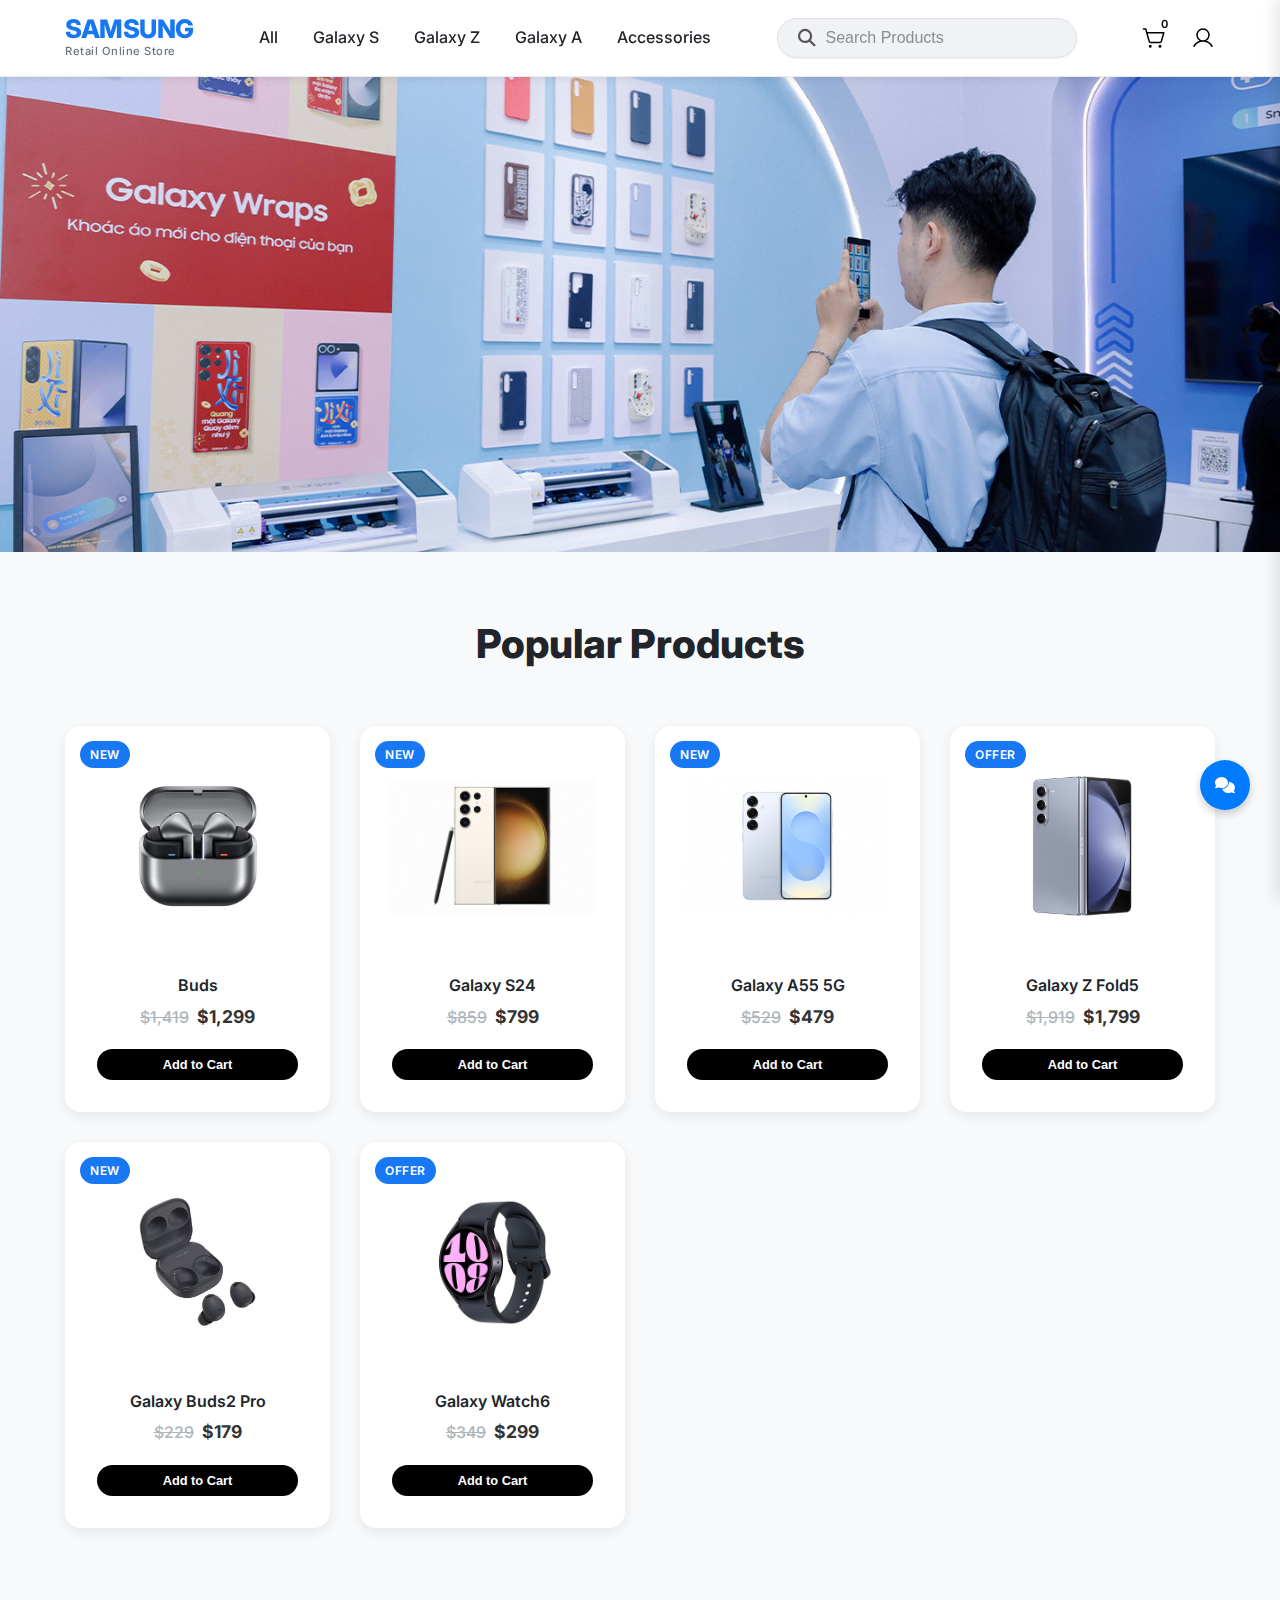
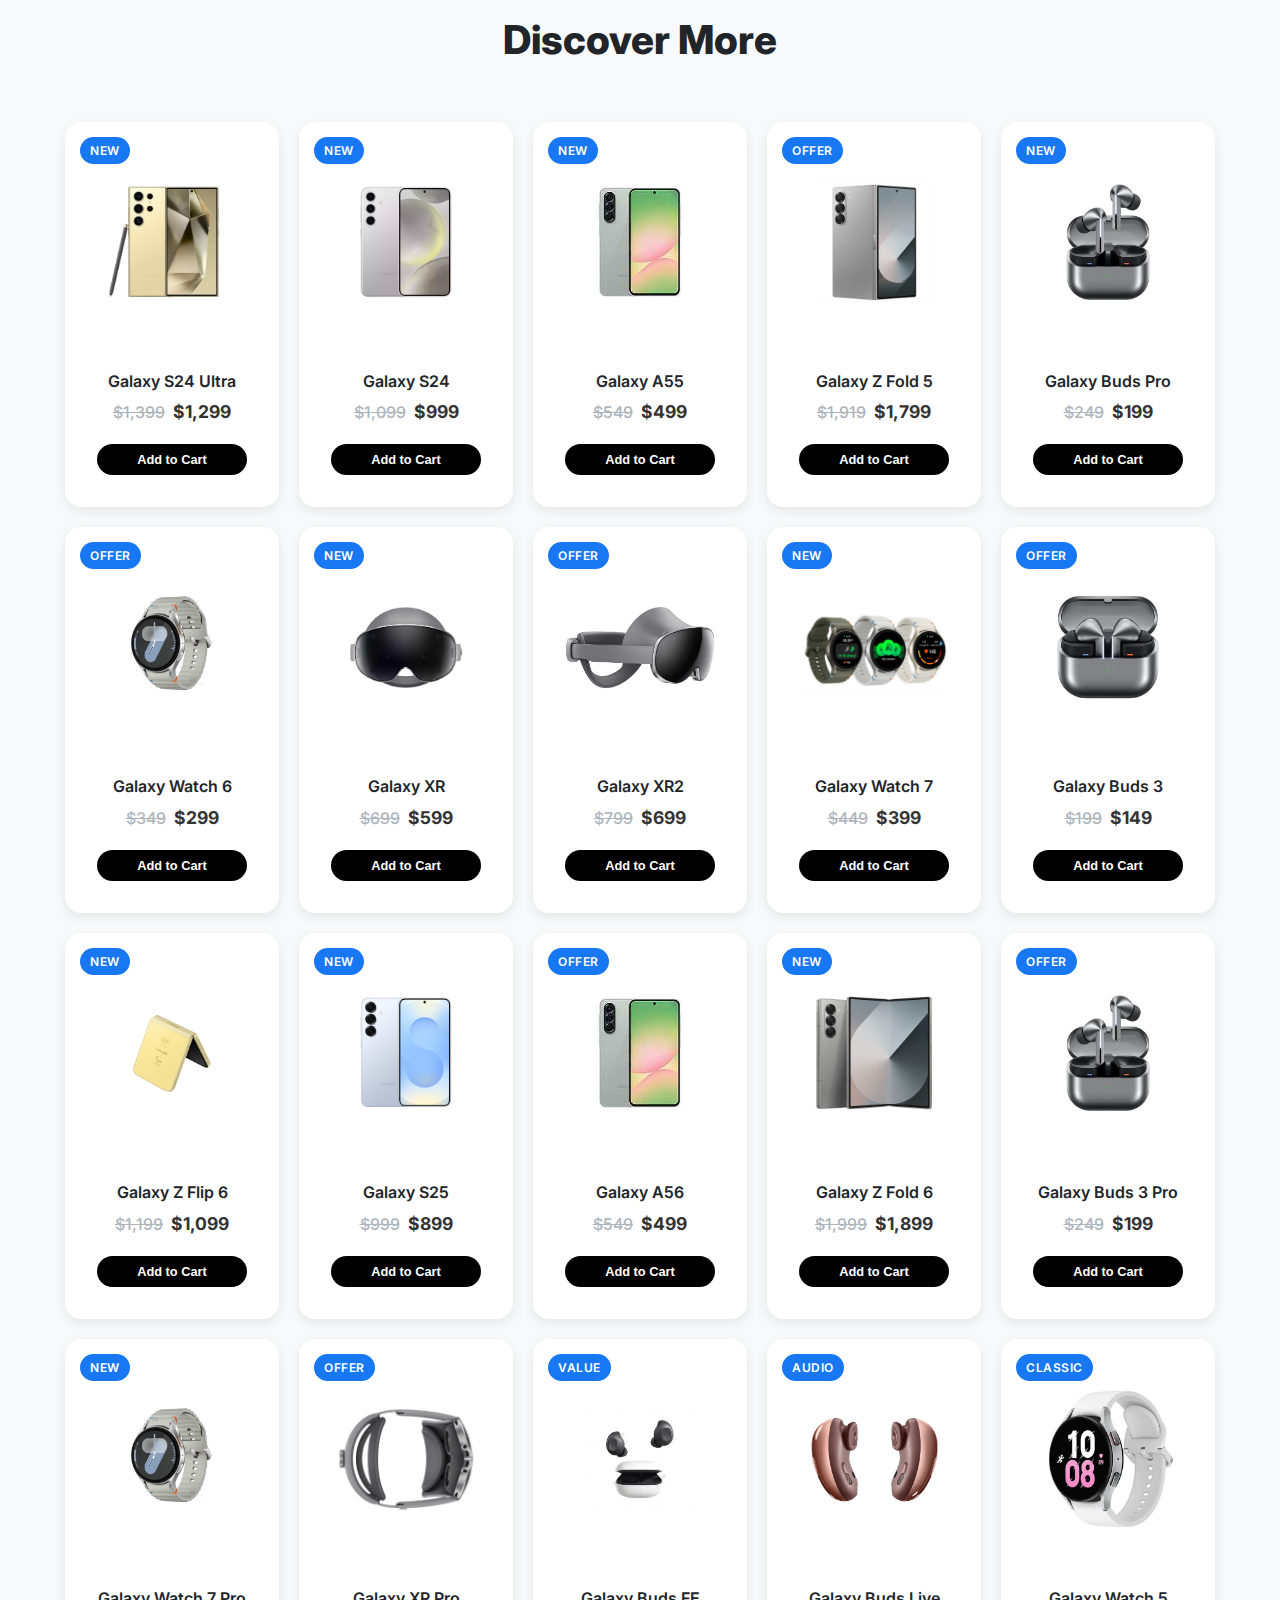
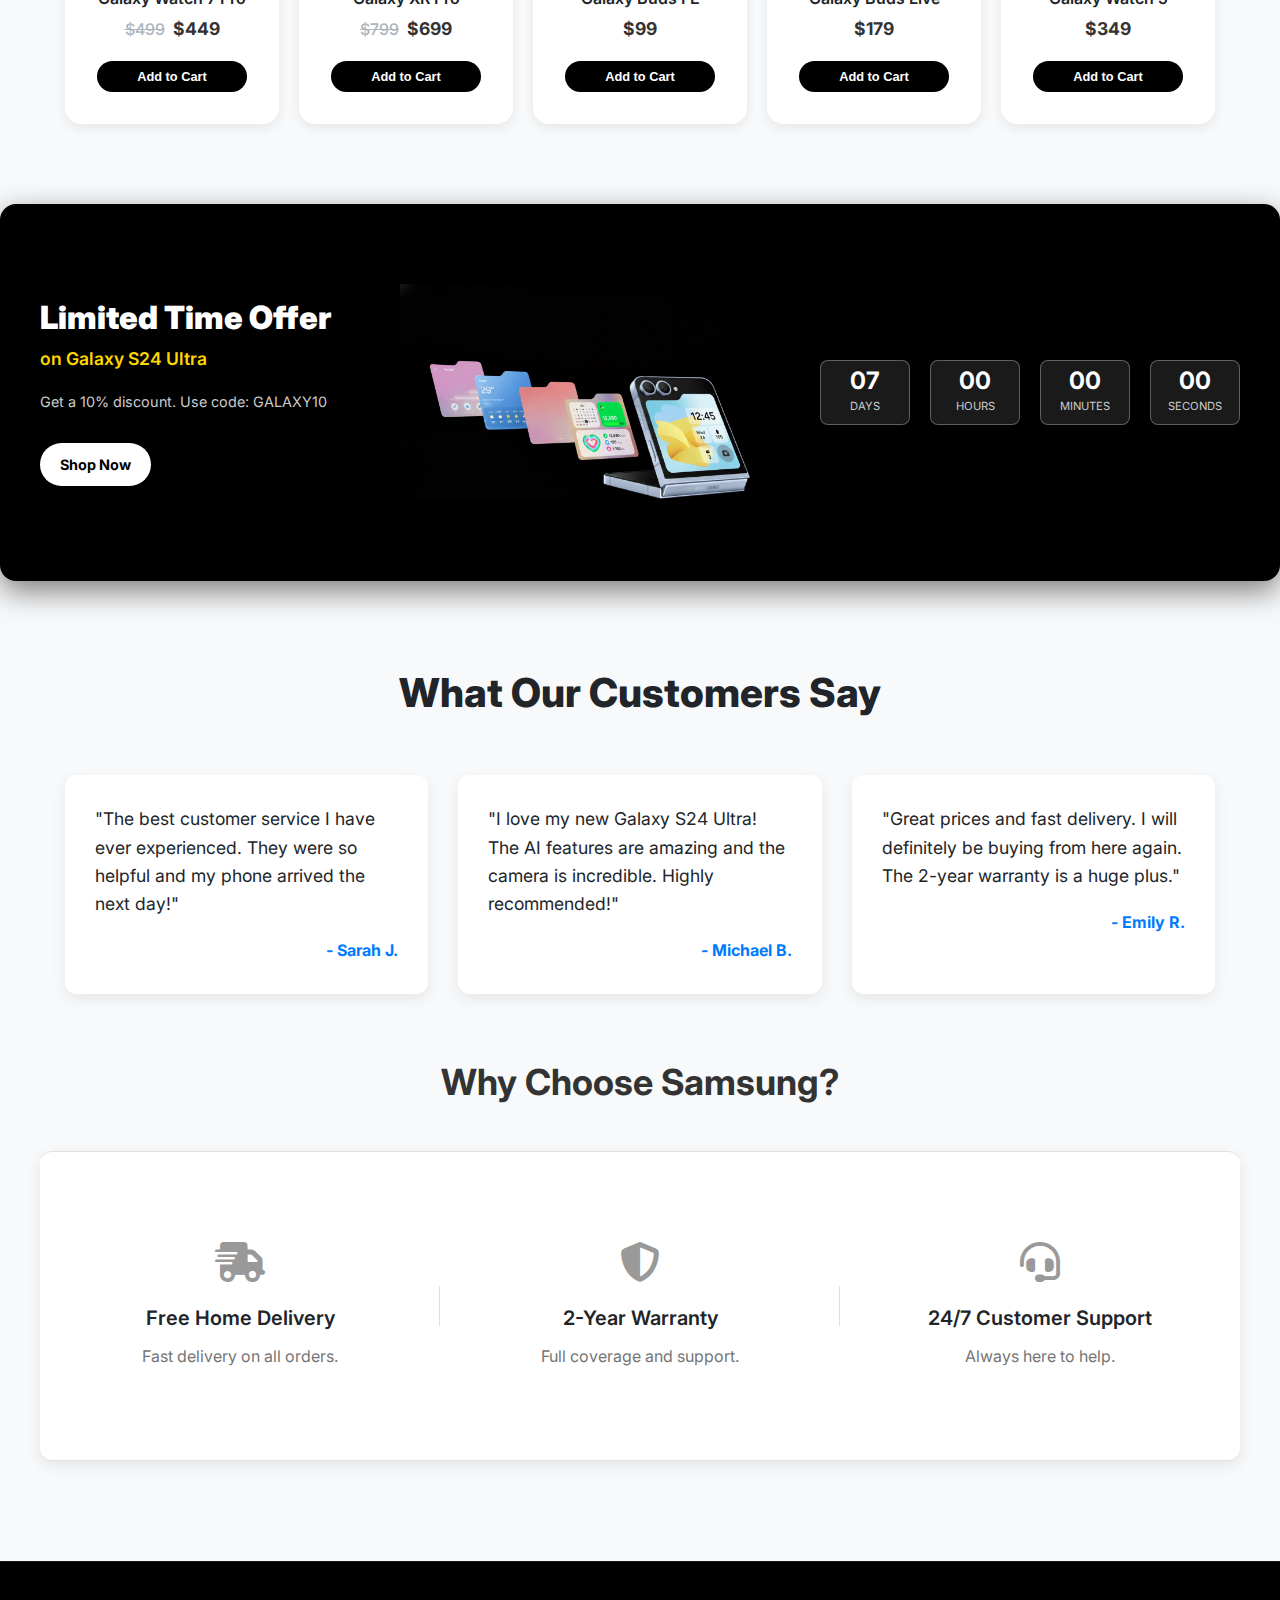
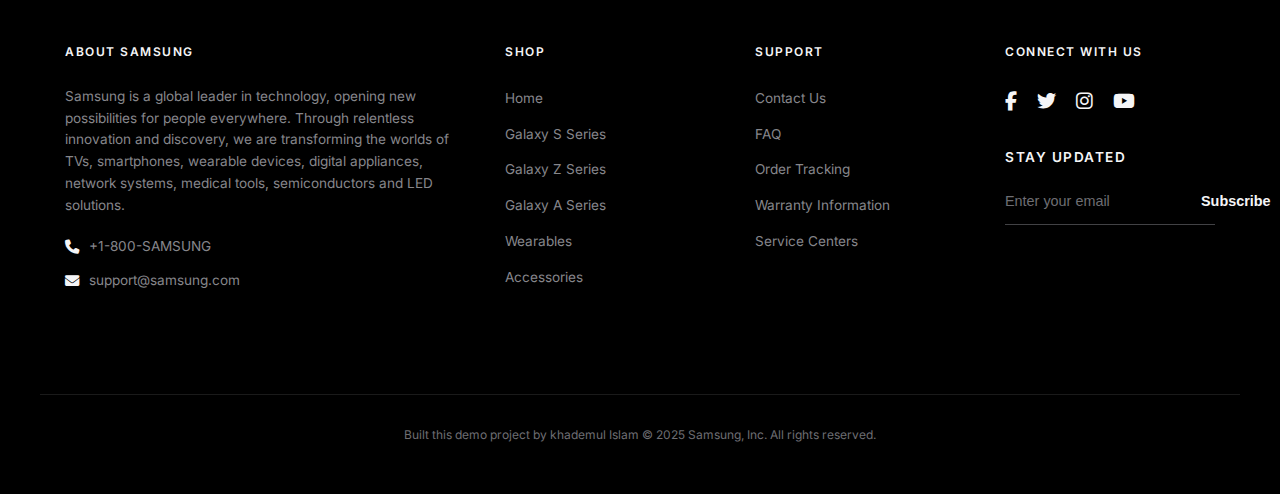
<file: index.html>
<!DOCTYPE html>
<html lang="en">
<head>
    <meta charset="UTF-8">
    <meta name="viewport" content="width=device-width, initial-scale=1.0">
    <title>Samsung Galaxy Store | Home Delivery</title>
    <link rel="stylesheet" href="style.css">
    <link rel="preconnect" href="https://fonts.googleapis.com">
    <link rel="preconnect" href="https://fonts.gstatic.com" crossorigin>
    <link href="https://fonts.googleapis.com/css2?family=Inter:wght@300;400;500;600;700;800;900&display=swap" rel="stylesheet">
    <link rel="stylesheet" href="https://cdnjs.cloudflare.com/ajax/libs/font-awesome/6.5.2/css/all.min.css">
    <style>
        /* Adjust icon sizes for a more sophisticated look */
        .user-actions .icon-link svg {
            width: 24px;
            height: 24px;
        }

        .user-svg-icon {
            width: 32px;
            height: 32px;
        }

        /* Product Card Adjustments for a more compact and sophisticated look */
        .product-card {
            max-width: 280px; /* Reduced max-width for a smaller card */
        }

        .product-image-container {
            padding: 5px; /* Reduced padding to frame the images */
        }

        .product-image-container img {
            /* Removed max-height to show full images */
            width: 100%;
            height: auto;
            object-fit: contain;
        }

        .product-info {
            padding: 12px; /* Reduced padding */
        }

        .product-name {
            font-size: 1rem; /* Slightly smaller product name */
        }

        .product-actions .add-to-cart-btn {
            padding: 8px 12px; /* Smaller buttons */
            font-size: 0.8rem;
        }

        /* Sophisticated Content Styling */
        .product-info {
            text-align: center; /* Center aligning content for a cleaner look */
        }

        .product-name {
            font-weight: 600; /* Semibold for a modern feel */
            margin-bottom: 4px;
        }

        .product-variant {
            font-size: 0.85rem; /* Smaller font size */
            color: #666;       /* Lighter color for secondary info */
            margin-bottom: 8px;
        }

        .product-price {
            font-size: 1.1rem;
            font-weight: 700; /* Bolder current price */
            color: #333;
            margin-bottom: 8px;
        }

        /* Style for button click effect */
        .product-actions button:active {
            transform: scale(0.95);
            transition: transform 0.1s ease;
        }

        /* Sophisticated styling for the offer section image */
        .offer-image-container {
            display: flex;
            align-items: center;
            justify-content: center;
        }
        .offer-image-container img {
            max-width: 400px; /* Reduced image size */
            width: 100%;
            height: auto;
            transition: transform 0.3s ease; /* Subtle transition for hover */
        }
        .offer-image-container img:hover {
            transform: scale(1.03); /* Slight zoom on hover */
        }

        /* Offer Section adjustments for a more compact look */
        .offer-text-content .offer-title {
            font-size: 2rem; /* Smaller title */
        }
        .offer-text-content .offer-product {
            font-size: 1.1rem; /* Smaller product name */
            margin-bottom: 1rem;
        }
        .offer-text-content .offer-details p {
            font-size: 0.9rem; /* Smaller details text */
        }
        .offer-text-content .offer-cta {
            padding: 10px 20px; /* Smaller button */
            font-size: 0.9rem;
        }
        .countdown-timer .timer-box {
            padding: 8px; /* Smaller timer boxes */
        }
        .countdown-timer .timer-value {
            font-size: 1.5rem; /* Smaller timer numbers */
        }
        .countdown-timer .timer-label {
            font-size: 0.7rem; /* Smaller timer labels */
        }

        /* Hero section image adjustments for a sophisticated look */
        .hero-section {
            position: relative; /* Needed for absolute positioning of children */
            height: 475px !important; /* Set a fixed height for the section */
            display: flex;
            align-items: center;
            justify-content: flex-start;
        }

        .hero-slider {
            position: absolute;
            top: 0;
            left: 0;
            width: 100%;
            height: 100%;
        }
        .hero-slider .slider-image {
            width: 100%;
            height: 100%;
            object-fit: cover; /* Ensure the image covers the area */
            position: absolute; /* Position images on top of each other */
            display: none; /* Hide all images by default */
        }
        .hero-slider .slider-image.active {
            display: block; /* Show only the active image */
        }

        /* Variant Selection Styling */
        .product-options {
            margin: 8px 0;
            display: flex;
            flex-direction: column;
            gap: 6px;
            align-items: center;
        }
        
        .color-options {
            display: flex;
            gap: 6px;
            justify-content: center;
        }
        
        .color-dot {
            width: 14px;
            height: 14px;
            border-radius: 50%;
            cursor: pointer;
            border: 1px solid #ccc;
            transition: transform 0.2s;
        }
        
        .color-dot:hover {
            transform: scale(1.2);
        }
        
        .color-dot.selected {
            outline: 2px solid #333;
            outline-offset: 1px;
        }

        .storage-options {
            display: flex;
            gap: 4px;
            justify-content: center;
            flex-wrap: wrap;
        }

        .storage-badge {
            font-size: 0.7rem;
            padding: 2px 6px;
            border: 1px solid #ddd;
            border-radius: 4px;
            cursor: pointer;
            color: #555;
            transition: all 0.2s;
        }

        .storage-badge:hover {
            border-color: #999;
        }

        .storage-badge.selected {
            background-color: #333;
            color: white;
            border-color: #333;
        }

        /* Back to Top Button */
        #backToTopBtn {
            display: none; /* Hidden by default */
            position: fixed; /* Fixed/sticky position */
            bottom: 20px; /* Place the button at the bottom of the page */
            right: 30px; /* Place the button on the right */
            z-index: 1002; /* Make sure it does not overlap */
            border: none; /* Remove borders */
            outline: none; /* Remove outline */
            background-color: #000; /* Pure black */
            color: #fff; /* Text color */
            cursor: pointer; /* Add a mouse pointer on hover */
            padding: 15px; /* Some padding */
            border-radius: 50%; /* Circular button */
            font-size: 18px; /* Increase font size */
            width: 50px;
            height: 50px;
            box-shadow: 0 4px 8px rgba(0,0,0,0.2);
        }

        /* Chat Modal Button Styling */
        .chat-modal-btn {
            position: fixed;
            bottom: 90px;
            right: 30px;
            z-index: 100;
            width: 50px;
            height: 50px;
            border-radius: 50%;
            background-color: #007bff;
            color: #fff;
            display: flex;
            align-items: center;
            justify-content: center;
            cursor: pointer;
            box-shadow: 0 4px 8px rgba(0,0,0,0.2);
            transition: transform 0.3s ease;
        }
        .chat-modal-btn:hover {
            transform: scale(1.1);
        }

        /* Chat Widget Window Styling */
        .chat-widget-window {
            position: fixed;
            bottom: 150px;
            right: 30px;
            width: 320px;
            height: 400px;
            background-color: #fff;
            border-radius: 16px;
            box-shadow: 0 5px 30px rgba(0,0,0,0.15);
            z-index: 1000;
            display: none; /* Hidden by default */
            flex-direction: column;
            overflow: hidden;
            border: 1px solid #f0f0f0;
            animation: slideIn 0.3s ease;
        }

        @keyframes slideIn {
            from { opacity: 0; transform: translateY(20px); }
            to { opacity: 1; transform: translateY(0); }
        }

        .chat-header {
            background-color: #007bff;
            color: #fff;
            padding: 15px;
            display: flex;
            justify-content: space-between;
            align-items: center;
        }

        .chat-header h4 {
            margin: 0;
            font-size: 1rem;
            font-weight: 600;
        }

        .chat-close {
            cursor: pointer;
            font-size: 1.2rem;
        }

        .chat-body {
            flex: 1;
            padding: 15px;
            background-color: #f9f9f9;
            overflow-y: auto;
            display: flex;
            flex-direction: column;
        }

        .chat-message {
            background-color: #e9ecef;
            padding: 10px 15px;
            border-radius: 12px;
            border-bottom-left-radius: 2px;
            margin-bottom: 10px;
            font-size: 0.9rem;
            line-height: 1.4;
            color: #333;
            max-width: 85%;
        }

        .chat-message.user-message {
            background-color: #007bff;
            color: #fff;
            align-self: flex-end;
            border-bottom-left-radius: 12px;
            border-bottom-right-radius: 2px;
        }

        .message-time {
            display: block;
            font-size: 0.65rem;
            margin-top: 4px;
            opacity: 0.7;
            text-align: right;
        }

        .chat-footer {
            padding: 10px;
            border-top: 1px solid #eee;
            background: #fff;
            display: flex;
            gap: 10px;
        }

        .chat-footer input {
            flex: 1;
            padding: 10px;
            border: 1px solid #ddd;
            border-radius: 20px;
            outline: none;
            font-size: 0.9rem;
        }

        .chat-footer button {
            background: #007bff;
            color: #fff;
            border: none;
            width: 36px;
            height: 36px;
            border-radius: 50%;
            cursor: pointer;
            display: flex;
            align-items: center;
            justify-content: center;
        }

        /* Typing Indicator Styling */
        .typing-indicator {
            background-color: #e9ecef;
            padding: 15px;
            border-radius: 12px;
            border-bottom-left-radius: 2px;
            margin-bottom: 10px;
            width: fit-content;
            display: flex;
            align-items: center;
            gap: 4px;
        }
        .typing-indicator span {
            height: 6px;
            width: 6px;
            background-color: #666;
            border-radius: 50%;
            animation: typing 1.4s infinite ease-in-out both;
        }
        .typing-indicator span:nth-child(1) { animation-delay: -0.32s; }
        .typing-indicator span:nth-child(2) { animation-delay: -0.16s; }
        @keyframes typing {
            0%, 80%, 100% { transform: scale(0); }
            40% { transform: scale(1); }
        }

        /* Blur effect when chat is active */
        body.chat-active > header,
        body.chat-active > main,
        body.chat-active > footer {
            filter: blur(5px);
            pointer-events: none;
            transition: filter 0.3s ease;
        }

        /* User Dropdown Styling - Premium Look */
        .user-dropdown-container {
            position: relative;
        }

        .user-dropdown-menu {
            visibility: hidden;
            opacity: 0;
            position: absolute;
            top: 100%;
            right: 0;
            background: #ffffff;
            width: 200px;
            border-radius: 12px;
            box-shadow: 0 10px 30px rgba(0,0,0,0.15);
            padding: 10px;
            transform: translateY(15px);
            transition: all 0.3s cubic-bezier(0.165, 0.84, 0.44, 1);
            z-index: 1001;
            margin-top: 10px;
            border: 1px solid rgba(0,0,0,0.05);
        }

        /* Bridge gap for hover stability */
        .user-dropdown-menu::before {
            content: "";
            position: absolute;
            top: -20px;
            left: 0;
            width: 100%;
            height: 20px;
        }

        /* Arrow pointing up */
        .user-dropdown-menu::after {
            content: "";
            position: absolute;
            top: -6px;
            right: 15px;
            width: 12px;
            height: 12px;
            background: #ffffff;
            transform: rotate(45deg);
            border-top: 1px solid rgba(0,0,0,0.05);
            border-left: 1px solid rgba(0,0,0,0.05);
        }

        .user-dropdown-container:hover .user-dropdown-menu {
            visibility: visible;
            opacity: 1;
            transform: translateY(0);
        }

        .user-dropdown-menu a {
            display: block;
            padding: 10px 15px;
            color: #333;
            text-decoration: none;
            font-weight: 500;
            border-radius: 8px;
            transition: background 0.2s, color 0.2s;
            font-size: 0.9rem;
            margin-bottom: 2px;
        }

        .user-dropdown-menu a:hover {
            background-color: #f0f2f5;
            color: #000;
        }

        /* Value Proposition Section - Mi.com style */
        .value-prop {
            padding: 60px 0;
            background-color: #fff;
            border-top: 1px solid #e0e0e0;
            border-bottom: 1px solid #e0e0e0;
            margin-top: 0;
            text-align: center;
            width: 100%;
        }

        .value-prop-title {
            text-align: center;
            margin-top: 0;
            margin-bottom: 40px;
            font-size: 36px;
            font-weight: 700;
            color: #333;
        }

        .value-prop-items {
            display: flex;
            justify-content: center;
            width: 100%;
        }

        .prop-item {
            display: flex;
            flex-direction: column;
            align-items: center;
            text-align: center;
            padding: 30px 40px;
            position: relative;
            color: #333;
            flex: 1;
            width: 100%;
            box-sizing: border-box;
        }

        /* Vertical divider */
        .prop-item:not(:last-child)::after {
            content: "";
            position: absolute;
            right: 0;
            top: 50%;
            transform: translateY(-50%);
            height: 40px;
            width: 1px;
            background-color: #e0e0e0;
        }

        .prop-icon {
            font-size: 40px;
            margin-bottom: 20px;
            color: #999;
            transition: color 0.3s ease;
            display: inline-block;
            cursor: pointer;
        }

        .prop-item:hover .prop-icon {
            color: #000;
            transform: none;
        }

        .prop-item h4 {
            font-size: 20px;
            font-weight: 600;
            margin-bottom: 10px;
        }

        .prop-item p {
            font-size: 16px;
            color: #757575;
            max-width: 280px;
            line-height: 1.6;
        }

        @media (max-width: 768px) {
            .value-prop {
                padding: 20px 0;
            }
            .value-prop-items {
                flex-direction: column;
            }
            .prop-item {
                padding: 20px;
                border-bottom: 1px solid #f0f0f0;
            }
            .prop-item:not(:last-child)::after {
                display: none;
            }
            .prop-item:last-child {
                border-bottom: none;
            }
        }

        /* Discover More Section - 5 Columns 4 Rows Layout */
        .discover-more-section .product-grid {
            display: grid;
            grid-template-columns: repeat(5, 1fr);
            grid-template-rows: repeat(4, 1fr);
            gap: 20px;
        }

        .discover-more-section .product-card {
            max-width: 224px; /* Adjusted for 5 columns in 1200px container */
        }

        .discover-more-section .product-image-container img {
            max-height: 160px; /* Adjusted image height */
        }

        @media (max-width: 1200px) {
            .discover-more-section .product-grid {
                grid-template-columns: repeat(4, 1fr);
                grid-template-rows: repeat(4, 1fr);
            }
        }

        @media (max-width: 768px) {
            .discover-more-section .product-grid {
                grid-template-columns: repeat(3, 1fr);
                grid-template-rows: repeat(4, 1fr);
            }
        }

        @media (max-width: 480px) {
            .discover-more-section .product-grid {
                grid-template-columns: repeat(2, 1fr);
                grid-template-rows: repeat(4, 1fr);
            }
        }

        .footer-bottom {
            text-align: center;
        }

        .cart-count {
            position: relative;
            top: -0.5em;
            font-size: 0.8em;
            margin-left: 2px;
            color: #ff0000;
            font-weight: bold;
        }

        .cart-icon {
            margin-right: 20px;
        }
    </style>
</head>
<body>
    <header class="main-header">
        <nav>
            <div class="logo-container">
                <div class="logo"><a href="index.html" style="text-decoration: none; color: inherit;">SAMSUNG</a></div>
                <span class="tagline">Retail Online Store</span>
            </div>
            <div class="nav-links-container">
                <ul class="nav-links">
                    <li><a href="index.html">All</a></li>
                    <li><a href="galaxy-s.html">Galaxy S</a></li>
                    <li><a href="galaxy-z.html">Galaxy Z</a></li>
                    <li><a href="galaxy-a.html">Galaxy A</a></li>
                    <li><a href="accessories.html">Accessories</a></li>
                </ul>
            </div>
            <div class="hamburger">
                <i class="fas fa-bars"></i>
            </div>
            <div class="close-icon">
                <i class="fas fa-times"></i>
            </div>
            <div class="search-bar">
                <i class="fas fa-search"></i>
                <input type="text" placeholder="Search Products">
            </div>
            <div class="user-actions">
                <a href="#" class="icon-link cart-icon" aria-label="Shopping Cart">
                    <img src="assets/images/cartphos.svg" alt="Shopping Cart" class="icon-svg">
                    <span class="cart-count">0</span></a>
                <div class="user-dropdown-container">
                    <a href="#" class="icon-link user-icon" aria-label="User Profile">
                        <img src="assets/images/userphos.svg" alt="User Profile" class="icon-svg">
                    </a>
                    <div class="user-dropdown-menu">
                        <a href="#">Login</a>
                        <a href="#">Sign Up</a>
                    </div>
                </div>
            </div>
        </nav>
    </header>

    <section class="hero-section">
        <div class="hero-slider">
            <img src="assets/images/cover.jpg" alt="Galaxy Z Flip" class="slider-image active">
        </div>
        <div class="hero-content">
            <!-- <a href="#" class="cta-button">Shop Now</a> -->
        </div>
        </section>

        <section class="product-listings">
            <h2>Popular Products</h2>
            <div class="product-grid popular-grid">
                <div class="product-card" data-name="Galaxy S24 Ultra" data-category="smartphone" data-price-256="1299" data-price-512="1399" data-price-1024="1599">
                    <div class="product-badge">NEW</div>
                    <div class="product-image-container">
                        <img src="assets/images/bud.png" alt="Galaxy S24 Ultra">
                    </div>
                    <div class="product-info">
                        <h3 class="product-name">Buds</h3>
                        <p class="product-price"><span class="old-price">$1,419</span> $1,299</p>
                        <div class="product-actions">
                            <button class="add-to-cart-btn">Add to Cart</button>
                        </div>
                    </div>
                </div>
                <div class="product-card" data-name="Galaxy S24" data-category="smartphone" data-price-128="799" data-price-256="859">
                    <div class="product-badge">NEW</div>
                    <div class="product-image-container">
                        <img src="assets/images/s23ultra.jpg" alt="Galaxy S24">
                    </div>
                    <div class="product-info">
                        <h3 class="product-name">Galaxy S24</h3>
                        <p class="product-price"><span class="old-price">$859</span> $799</p>
                        <div class="product-actions">
                            <button class="add-to-cart-btn">Add to Cart</button>
                        </div>
                    </div>
                </div>
                <div class="product-card" data-name="Galaxy A55" data-category="smartphone" data-price-128="479" data-price-256="529">
                    <div class="product-badge">NEW</div>
                    <div class="product-image-container">
                        <img src="assets/images/s25.jpg" alt="Galaxy A55">
                    </div>
                    <div class="product-info">
                        <h3 class="product-name">Galaxy A55 5G</h3>
                        <p class="product-price"><span class="old-price">$529</span> $479</p>
                        <div class="product-actions">
                            <button class="add-to-cart-btn">Add to Cart</button>
                        </div>
                    </div>
                </div>
                <div class="product-card" data-name="Galaxy Z Fold 5" data-category="smartphone" data-price-256="1799" data-price-512="1919">
                    <div class="product-badge">OFFER</div>
                    <div class="product-image-container">
                        <img src="assets/images/zfold5.png" alt="Galaxy Z Fold 5">
                    </div>
                    <div class="product-info">
                        <h3 class="product-name">Galaxy Z Fold5</h3>
                        <p class="product-price"><span class="old-price">$1,919</span> $1,799</p>
                        <div class="product-actions">
                            <button class="add-to-cart-btn">Add to Cart</button>
                        </div>
                    </div>
                </div>
                <div class="product-card" data-name="Galaxy Buds Pro" data-category="accessories">
                    <div class="product-badge">NEW</div>
                    <div class="product-image-container">
                        <img src="assets/images/Samsung-Galaxy-Buds-2-Pro.jpg" alt="Galaxy Buds Pro">
                    </div>
                    <div class="product-info">
                        <h3 class="product-name">Galaxy Buds2 Pro</h3>
                        <p class="product-price"><span class="old-price">$229</span> $179</p>
                        <div class="product-actions">
                            <button class="add-to-cart-btn">Add to Cart</button>
                        </div>
                    </div>
                </div>
                <div class="product-card" data-name="Galaxy Watch 6" data-category="accessories">
                    <div class="product-badge">OFFER</div>
                    <div class="product-image-container">
                        <img src="assets/images/Galaxy-Watch6-Graphite-6125.jpg" alt="Galaxy Watch 6">
                    </div>
                    <div class="product-info">
                        <h3 class="product-name">Galaxy Watch6</h3>
                        <p class="product-price"><span class="old-price">$349</span> $299</p>
                        <div class="product-actions">
                            <button class="add-to-cart-btn">Add to Cart</button>
                        </div>
                    </div>
                </div>
            </div>
        </section>

    <section class="product-listings discover-more-section">
        <h2>Discover More</h2>
        <div class="product-grid">
            <div class="product-card" data-name="Galaxy S24 Ultra" data-category="smartphone" data-price-256="1299" data-price-512="1399" data-price-1024="1599">
                <div class="product-badge">NEW</div>
                <div class="product-image-container">
                    <img src="assets/images/Galaxy-S24-Ultra-Titanium-Yellow.jpg" alt="Galaxy S24 Ultra">
                </div>
                <div class="product-info">
                    <h3 class="product-name">Galaxy S24 Ultra</h3>
                    <p class="product-price"><span class="old-price">$1,399</span> $1,299</p>
                    <div class="product-actions">
                        <button class="add-to-cart-btn">Add to Cart</button>
                    </div>
                </div>
            </div>
            <div class="product-card" data-name="Galaxy S24" data-category="smartphone" data-price-128="999" data-price-256="1099">
                <div class="product-badge">NEW</div>
                <div class="product-image-container">
                    <img src="assets/images/Galaxy-S24-Marble-Grey.jpg" alt="Galaxy S24">
                </div>
                <div class="product-info">
                    <h3 class="product-name">Galaxy S24</h3>
                    <p class="product-price"><span class="old-price">$1,099</span> $999</p>
                    <div class="product-actions">
                        <button class="add-to-cart-btn">Add to Cart</button>
                    </div>
                </div>
            </div>
            <div class="product-card" data-name="Galaxy A55" data-category="smartphone" data-price-128="499" data-price-256="549">
                <div class="product-badge">NEW</div>
                <div class="product-image-container">
                    <img src="assets/images/Samsung-Galaxy-A56.jpg" alt="Galaxy A55">
                </div>
                <div class="product-info">
                    <h3 class="product-name">Galaxy A55</h3>
                    <p class="product-price"><span class="old-price">$549</span> $499</p>
                    <div class="product-actions">
                        <button class="add-to-cart-btn">Add to Cart</button>
                    </div>
                </div>
            </div>
            <div class="product-card" data-name="Galaxy Z Fold 5" data-category="smartphone" data-price-256="1799" data-price-512="1919">
                <div class="product-badge">OFFER</div>
                <div class="product-image-container">
                    <img src="assets/images/samsung-galaxy-z-fold-6.jpg" alt="Galaxy Z Fold 5">
                </div>
                <div class="product-info">
                    <h3 class="product-name">Galaxy Z Fold 5</h3>
                    <p class="product-price"><span class="old-price">$1,919</span> $1,799</p>
                    <div class="product-actions">
                        <button class="add-to-cart-btn">Add to Cart</button>
                    </div>
                </div>
            </div>
            <div class="product-card" data-name="Galaxy Buds Pro" data-category="accessories">
                <div class="product-badge">NEW</div>
                <div class="product-image-container">
                    <img src="assets/images/galaxy-buds3-pro-silver-001-500x500.webp" alt="Galaxy Buds Pro">
                </div>
                <div class="product-info">
                    <h3 class="product-name">Galaxy Buds Pro</h3>
                    <p class="product-price"><span class="old-price">$249</span> $199</p>
                    <div class="product-actions">
                        <button class="add-to-cart-btn">Add to Cart</button>
                    </div>
                </div>
            </div>
            <div class="product-card" data-name="Galaxy Watch 6" data-category="accessories">
                <div class="product-badge">OFFER</div>
                <div class="product-image-container">
                    <img src="assets/images/watch7.webp" alt="Galaxy Watch 6">
                </div>
                <div class="product-info">
                    <h3 class="product-name">Galaxy Watch 6</h3>
                    <p class="product-price"><span class="old-price">$349</span> $299</p>
                    <div class="product-actions">
                        <button class="add-to-cart-btn">Add to Cart</button>
                    </div>
                </div>
            </div>
            <div class="product-card" data-name="Galaxy XR" data-category="accessories" data-price="599">
                <div class="product-badge">NEW</div>
                <div class="product-image-container">
                    <img src="assets/images/1761108585-8541.webp" alt="Galaxy XR">
                </div>
                <div class="product-info">
                    <h3 class="product-name">Galaxy XR</h3>
                    <p class="product-price"><span class="old-price">$699</span> $599</p>
                    <div class="product-actions">
                        <button class="add-to-cart-btn">Add to Cart</button>
                    </div>
                </div>
            </div>
            <div class="product-card" data-name="Galaxy XR2" data-category="accessories" data-price="699">
                <div class="product-badge">OFFER</div>
                <div class="product-image-container">
                    <img src="assets/images/Samsung-Mobile-Galaxy-XR-Multimodal-AI-Android-XR-Opening-New-Worlds_dl7.jpg" alt="Galaxy XR2">
                </div>
                <div class="product-info">
                    <h3 class="product-name">Galaxy XR2</h3>
                    <p class="product-price"><span class="old-price">$799</span> $699</p>
                    <div class="product-actions">
                        <button class="add-to-cart-btn">Add to Cart</button>
                    </div>
                </div>
            </div>
            <div class="product-card" data-name="Galaxy Watch 7" data-category="accessories" data-price="399">
                <div class="product-badge">NEW</div>
                <div class="product-image-container">
                    <img src="assets/images/watch-7.png" alt="Galaxy Watch 7">
                </div>
                <div class="product-info">
                    <h3 class="product-name">Galaxy Watch 7</h3>
                    <p class="product-price"><span class="old-price">$449</span> $399</p>
                    <div class="product-actions">
                        <button class="add-to-cart-btn">Add to Cart</button>
                    </div>
                </div>
            </div>
            <div class="product-card" data-name="Galaxy Buds 3" data-category="accessories" data-price="149">
                <div class="product-badge">OFFER</div>
                <div class="product-image-container">
                    <img src="assets/images/bud.png" alt="Galaxy Buds 3">
                </div>
                <div class="product-info">
                    <h3 class="product-name">Galaxy Buds 3</h3>
                    <p class="product-price"><span class="old-price">$199</span> $149</p>
                    <div class="product-actions">
                        <button class="add-to-cart-btn">Add to Cart</button>
                    </div>
                </div>
            </div>
            <div class="product-card" data-name="Galaxy Z Flip 6" data-category="smartphone" data-price-256="1099" data-price-512="1199">
                <div class="product-badge">NEW</div>
                <div class="product-image-container">
                    <img src="assets/images/flip6.jpg" alt="Galaxy Z Flip 6">
                </div>
                <div class="product-info">
                    <h3 class="product-name">Galaxy Z Flip 6</h3>
                    <p class="product-price"><span class="old-price">$1,199</span> $1,099</p>
                    <div class="product-actions">
                        <button class="add-to-cart-btn">Add to Cart</button>
                    </div>
                </div>
            </div>
            <div class="product-card" data-name="Galaxy S25" data-category="smartphone" data-price-128="899" data-price-256="999">
                <div class="product-badge">NEW</div>
                <div class="product-image-container">
                    <img src="assets/images/Samsung-Galaxy-S25-Icyblue.jpg" alt="Galaxy S25">
                </div>
                <div class="product-info">
                    <h3 class="product-name">Galaxy S25</h3>
                    <p class="product-price"><span class="old-price">$999</span> $899</p>
                    <div class="product-actions">
                        <button class="add-to-cart-btn">Add to Cart</button>
                    </div>
                </div>
            </div>
            <div class="product-card" data-name="Galaxy A56" data-category="smartphone" data-price-128="499" data-price-256="549">
                <div class="product-badge">OFFER</div>
                <div class="product-image-container">
                    <img src="assets/images/Samsung-Galaxy-A56.jpg" alt="Galaxy A56">
                </div>
                <div class="product-info">
                    <h3 class="product-name">Galaxy A56</h3>
                    <p class="product-price"><span class="old-price">$549</span> $499</p>
                    <div class="product-actions">
                        <button class="add-to-cart-btn">Add to Cart</button>
                    </div>
                </div>
            </div>
            <div class="product-card" data-name="Galaxy Z Fold 6" data-category="smartphone" data-price-256="1899" data-price-512="1999">
                <div class="product-badge">NEW</div>
                <div class="product-image-container">
                    <img src="assets/images/samsung-galaxy-z-fold6.jpeg" alt="Galaxy Z Fold 6">
                </div>
                <div class="product-info">
                    <h3 class="product-name">Galaxy Z Fold 6</h3>
                    <p class="product-price"><span class="old-price">$1,999</span> $1,899</p>
                    <div class="product-actions">
                        <button class="add-to-cart-btn">Add to Cart</button>
                    </div>
                </div>
            </div>
            <div class="product-card" data-name="Galaxy Buds 3 Pro" data-category="accessories" data-price="199">
                <div class="product-badge">OFFER</div>
                <div class="product-image-container">
                    <img src="assets/images/galaxy-buds3-pro-silver-001-500x500.webp" alt="Galaxy Buds 3 Pro">
                </div>
                <div class="product-info">
                    <h3 class="product-name">Galaxy Buds 3 Pro</h3>
                    <p class="product-price"><span class="old-price">$249</span> $199</p>
                    <div class="product-actions">
                        <button class="add-to-cart-btn">Add to Cart</button>
                    </div>
                </div>
            </div>
            <div class="product-card" data-name="Galaxy Watch 7 Pro" data-category="accessories" data-price="449">
                <div class="product-badge">NEW</div>
                <div class="product-image-container">
                    <img src="assets/images/watch7.webp" alt="Galaxy Watch 7 Pro">
                </div>
                <div class="product-info">
                    <h3 class="product-name">Galaxy Watch 7 Pro</h3>
                    <p class="product-price"><span class="old-price">$499</span> $449</p>
                    <div class="product-actions">
                        <button class="add-to-cart-btn">Add to Cart</button>
                    </div>
                </div>
            </div>
            <div class="product-card" data-name="Galaxy XR Pro" data-category="accessories" data-price="699">
                <div class="product-badge">OFFER</div>
                <div class="product-image-container">
                    <img src="assets/images/XR_Product-Image_Bottom-scaled.jpg" alt="Galaxy XR Pro">
                </div>
                <div class="product-info">
                    <h3 class="product-name">Galaxy XR Pro</h3>
                    <p class="product-price"><span class="old-price">$799</span> $699</p>
                    <div class="product-actions">
                        <button class="add-to-cart-btn">Add to Cart</button>
                    </div>
                </div>
            </div>
            <div class="product-card" data-name="Galaxy Buds FE" data-category="accessories" data-price="99">
                <div class="product-badge">VALUE</div>
                <div class="product-image-container">
                    <img src="assets/images/Galaxy-Buds-FE-graphite-5988.webp" alt="Galaxy Buds FE">
                </div>
                <div class="product-info">
                    <h3 class="product-name">Galaxy Buds FE</h3>
                    <p class="product-price">$99</p>
                    <div class="product-actions">
                        <button class="add-to-cart-btn">Add to Cart</button>
                    </div>
                </div>
            </div>
            <div class="product-card" data-name="Galaxy Buds Live" data-category="accessories" data-price="179">
                <div class="product-badge">AUDIO</div>
                <div class="product-image-container">
                    <img src="assets/images/galaxy-buds-live-bronze3.jpg" alt="Galaxy Buds Live">
                </div>
                <div class="product-info">
                    <h3 class="product-name">Galaxy Buds Live</h3>
                    <p class="product-price">$179</p>
                    <div class="product-actions">
                        <button class="add-to-cart-btn">Add to Cart</button>
                    </div>
                </div>
            </div>
            <div class="product-card" data-name="Galaxy Watch 5" data-category="accessories" data-price="349">
                <div class="product-badge">CLASSIC</div>
                <div class="product-image-container">
                    <img src="assets/images/samsung-galaxy-watch5-silver-official-image.webp" alt="Galaxy Watch 5">
                </div>
                <div class="product-info">
                    <h3 class="product-name">Galaxy Watch 5</h3>
                    <p class="product-price">$349</p>
                    <div class="product-actions">
                        <button class="add-to-cart-btn">Add to Cart</button>
                    </div>
                </div>
            </div>
            </div>
    </section>

    <section class="offer-section">
        <div class="offer-content-wrapper">
            <div class="offer-text-content">
                <h2 class="offer-title">Limited Time Offer</h2>
                <p class="offer-product">on Galaxy S24 Ultra</p>
                <div class="offer-details">
                    <p>Get a 10% discount. Use code: GALAXY10</p>
                </div>
                <a href="#" class="cta-button offer-cta">Shop Now</a>
            </div>
            <div class="offer-image-container">
                <img src="assets/images/offer.jpg" alt="Limited Time Offer">
            </div>
            <div class="countdown-timer">
                <div class="timer-box">
                    <span class="timer-value">00</span>
                    <span class="timer-label">Days</span>
                </div>
                <div class="timer-box">
                    <span class="timer-value">00</span>
                    <span class="timer-label">Hours</span>
                </div>
                <div class="timer-box">
                    <span class="timer-value">00</span>
                    <span class="timer-label">Minutes</span>
                </div>
                <div class="timer-box">
                    <span class="timer-value">00</span>
                    <span class="timer-label">Seconds</span>
                </div>
            </div>
        </div>
    </section>

    <section class="testimonials-section">
        <h2>What Our Customers Say</h2>
        <div class="testimonial-grid">
            <div class="testimonial-card">
                <p>"The best customer service I have ever experienced. They were so helpful and my phone arrived the next day!"</p>
                <h4>- Sarah J.</h4>
            </div>
            <div class="testimonial-card">
                <p>"I love my new Galaxy S24 Ultra! The AI features are amazing and the camera is incredible. Highly recommended!"</p>
                <h4>- Michael B.</h4>
            </div>
            <div class="testimonial-card">
                <p>"Great prices and fast delivery. I will definitely be buying from here again. The 2-year warranty is a huge plus."</p>
                <h4>- Emily R.</h4>
            </div>
        </div>
    </section>

    <h2 class="value-prop-title">Why Choose Samsung?</h2>
    <section class="value-prop">
        <div class="value-prop-items">
            <div class="prop-item">
                <i class="fas fa-truck-fast prop-icon"></i>
                <h4>Free Home Delivery</h4>
                <p>Fast delivery on all orders.</p>
            </div>
            <div class="prop-item">
                <i class="fas fa-shield-halved prop-icon"></i>
                <h4>2-Year Warranty</h4>
                <p>Full coverage and support.</p>
            </div>
            <div class="prop-item">
                <i class="fas fa-headset prop-icon"></i>
                <h4>24/7 Customer Support</h4>
                <p>Always here to help.</p>
            </div>
        </div>
        </section>

    <footer class="main-footer">
        <div class="footer-content">
            <div class="footer-section about">
                <h3>About Samsung</h3>
                <p>Samsung is a global leader in technology, opening new possibilities for people everywhere. Through relentless innovation and discovery, we are transforming the worlds of TVs, smartphones, wearable devices, digital appliances, network systems, medical tools, semiconductors and LED solutions.</p>
                <div class="contact">
                    <span><i class="fa fa-phone"></i> +1-800-SAMSUNG</span>
                    <span><i class="fa fa-envelope"></i> support@samsung.com</span>
                </div>
            </div>
            <div class="footer-section links">
                <h3>Shop</h3>
                <ul>
                    <li><a href="index.html">Home</a></li>
                    <li><a href="galaxy-s.html">Galaxy S Series</a></li>
                    <li><a href="galaxy-z.html">Galaxy Z Series</a></li>
                    <li><a href="galaxy-a.html">Galaxy A Series</a></li>
                    <li><a href="accessories.html">Wearables</a></li>
                    <li><a href="accessories.html">Accessories</a></li>
                </ul>
            </div>
            <div class="footer-section links">
                <h3>Support</h3>
                <ul>
                    <li><a href="#">Contact Us</a></li>
                    <li><a href="#">FAQ</a></li>
                    <li><a href="#">Order Tracking</a></li>
                    <li><a href="#">Warranty Information</a></li>
                    <li><a href="#">Service Centers</a></li>
                </ul>
            </div>
            <div class="footer-section social">
                <h3>Connect With Us</h3>
                <div class="social-links">
                    <a href="#" target="_blank"><i class="fab fa-facebook-f"></i></a>
                    <a href="#" target="_blank"><i class="fab fa-twitter"></i></a>
                    <a href="#" target="_blank"><i class="fab fa-instagram"></i></a>
                    <a href="#" target="_blank"><i class="fab fa-youtube"></i></a>
                </div>
                <div class="newsletter">
                    <h4>Stay Updated</h4>
                    <form action="#" method="POST">
                        <input type="email" placeholder="Enter your email" required>
                        <button type="submit">Subscribe</button>
                    </form>
                </div>
            </div>
        </div>
        <div class="footer-bottom"> Built this demo project by khademul Islam
            &copy; 2025 Samsung, Inc. All rights reserved.
        </div>
        <!-- <div class="footer-credits">
            <p>
                <a href="https://iconscout.com/icons/shopping-bag" target="_blank">Shopping Bag Icon</a> by <a href="https://iconscout.com/contributors/unicons" target="_blank">Unicons Font</a>, 
                <a href="https://iconscout.com/icons/user" target="_blank">User Icon</a> by <a href="https://iconscout.com/contributors/lucia-gonzalez" target="_blank">Lucía González</a> on <a href="https://iconscout.com" target="_blank">IconScout</a>.
            </p>
        </div> -->
    </footer>


    <div class="cart-overlay" id="cartOverlay"></div>
    <aside class="cart-sidebar" id="cartSidebar">
        <div class="cart-header">
            <h3>Your Cart</h3>
            <button class="close-cart" id="closeCart">?</button>
        </div>
        <div class="cart-items" id="cartItems">
            <!-- Cart items will be loaded here by JavaScript -->
            <p class="empty-cart-message">Your cart is empty.</p>
        </div>
        <div class="cart-footer">
            <div class="cart-total">
                <span>Total:</span>
                <span class="total-price">$0.00</span>
            </div>
            <button class="checkout-button">Checkout</button>
        </div>
    </aside>

    <!-- Back to Top Button -->
    <button id="backToTopBtn" title="Go to top"><i class="fas fa-arrow-up"></i></button>

    <!-- Chat Modal Button -->
    <div class="chat-modal-btn">
        <i class="fas fa-comments"></i>
    </div>

    <!-- Chat Modal Window -->
    <div class="chat-widget-window" id="chatWindow">
        <div class="chat-header">
            <h4>Samsung Support</h4>
            <span class="chat-close" id="chatCloseBtn">&times;</span>
        </div>
        <div class="chat-body">
            <div class="chat-message">
                Hello! How can I help you with your Galaxy device today?
            </div>
        </div>
        <div class="chat-footer">
            <input type="text" placeholder="Type a message...">
            <button><i class="fas fa-paper-plane"></i></button>
        </div>
    </div>

    <script>
        const chatBtn = document.querySelector('.chat-modal-btn');
        const chatWindow = document.getElementById('chatWindow');
        const chatCloseBtn = document.getElementById('chatCloseBtn');
        const chatInput = document.querySelector('.chat-footer input');
        const chatSendBtn = document.querySelector('.chat-footer button');
        const chatBody = document.querySelector('.chat-body');

        function getCurrentTime() {
            return new Date().toLocaleTimeString([], { hour: '2-digit', minute: '2-digit' });
        }

        // Sound Effect (Simple 'Pop' using Web Audio API)
        function playOpenSound() {
            const ctx = new (window.AudioContext || window.webkitAudioContext)();
            const osc = ctx.createOscillator();
            const gain = ctx.createGain();
            osc.connect(gain);
            gain.connect(ctx.destination);
            osc.type = 'sine';
            osc.frequency.setValueAtTime(600, ctx.currentTime);
            osc.frequency.exponentialRampToValueAtTime(300, ctx.currentTime + 0.1);
            gain.gain.setValueAtTime(0.1, ctx.currentTime);
            gain.gain.exponentialRampToValueAtTime(0.01, ctx.currentTime + 0.1);
            osc.start();
            osc.stop(ctx.currentTime + 0.1);
        }

        function toggleChat() {
            const isHidden = chatWindow.style.display === 'none' || chatWindow.style.display === '';
            chatWindow.style.display = isHidden ? 'flex' : 'none';
            if (isHidden) {
                document.body.classList.add('chat-active');
                playOpenSound();
            } else {
                document.body.classList.remove('chat-active');
            }
        }

        function showTypingIndicator() {
            const typingDiv = document.createElement('div');
            typingDiv.classList.add('typing-indicator');
            typingDiv.id = 'typingIndicator';
            typingDiv.innerHTML = '<span></span><span></span><span></span>';
            chatBody.appendChild(typingDiv);
            chatBody.scrollTop = chatBody.scrollHeight;
        }

        function removeTypingIndicator() {
            const typingDiv = document.getElementById('typingIndicator');
            if (typingDiv) typingDiv.remove();
        }

        function sendMessage() {
            const message = chatInput.value.trim();
            if (message) {
                const msgDiv = document.createElement('div');
                msgDiv.classList.add('chat-message', 'user-message');
                
                msgDiv.appendChild(document.createTextNode(message));
                const timeSpan = document.createElement('span');
                timeSpan.classList.add('message-time');
                timeSpan.textContent = getCurrentTime();
                msgDiv.appendChild(timeSpan);

                chatBody.appendChild(msgDiv);
                chatInput.value = '';
                chatBody.scrollTop = chatBody.scrollHeight;

                // Show typing indicator
                showTypingIndicator();

                // Auto Bot Reply after 1.5 seconds
                setTimeout(() => {
                    removeTypingIndicator();
                    const botMsgDiv = document.createElement('div');
                    botMsgDiv.classList.add('chat-message');
                    botMsgDiv.textContent = "Thank you for contacting Samsung Support. How else can I assist you?";
                    const botTimeSpan = document.createElement('span');
                    botTimeSpan.classList.add('message-time');
                    botTimeSpan.textContent = getCurrentTime();
                    botMsgDiv.appendChild(botTimeSpan);
                    chatBody.appendChild(botMsgDiv);
                    chatBody.scrollTop = chatBody.scrollHeight;
                }, 1500);
            }
        }

        chatBtn.addEventListener('click', toggleChat);
        chatCloseBtn.addEventListener('click', toggleChat);
        chatSendBtn.addEventListener('click', sendMessage);
        chatInput.addEventListener('keypress', (e) => {
            if (e.key === 'Enter') sendMessage();
        });

        // Add timestamp to the initial static message
        const initialMsg = document.querySelector('.chat-message');
        if (initialMsg && !initialMsg.querySelector('.message-time')) {
            const timeSpan = document.createElement('span');
            timeSpan.classList.add('message-time');
            timeSpan.textContent = getCurrentTime();
            initialMsg.appendChild(timeSpan);
        }

        // Close chat when clicking outside
        document.addEventListener('click', (e) => {
            if (chatWindow.style.display === 'flex' && !chatWindow.contains(e.target) && !chatBtn.contains(e.target)) {
                toggleChat();
            }
        });

        // Back to Top Button Logic
        const backToTopBtn = document.getElementById("backToTopBtn");

        window.addEventListener('scroll', () => {
            if (document.body.scrollTop > 20 || document.documentElement.scrollTop > 20) {
                backToTopBtn.style.display = "block";
            } else {
                backToTopBtn.style.display = "none";
            }
        });

        backToTopBtn.addEventListener("click", function() {
            window.scrollTo({top: 0, behavior: 'smooth'});
        });
    </script>

    <script src="script.js"></script>
    <script src="countdown.js" defer></script>
</body>
</html>
</file>
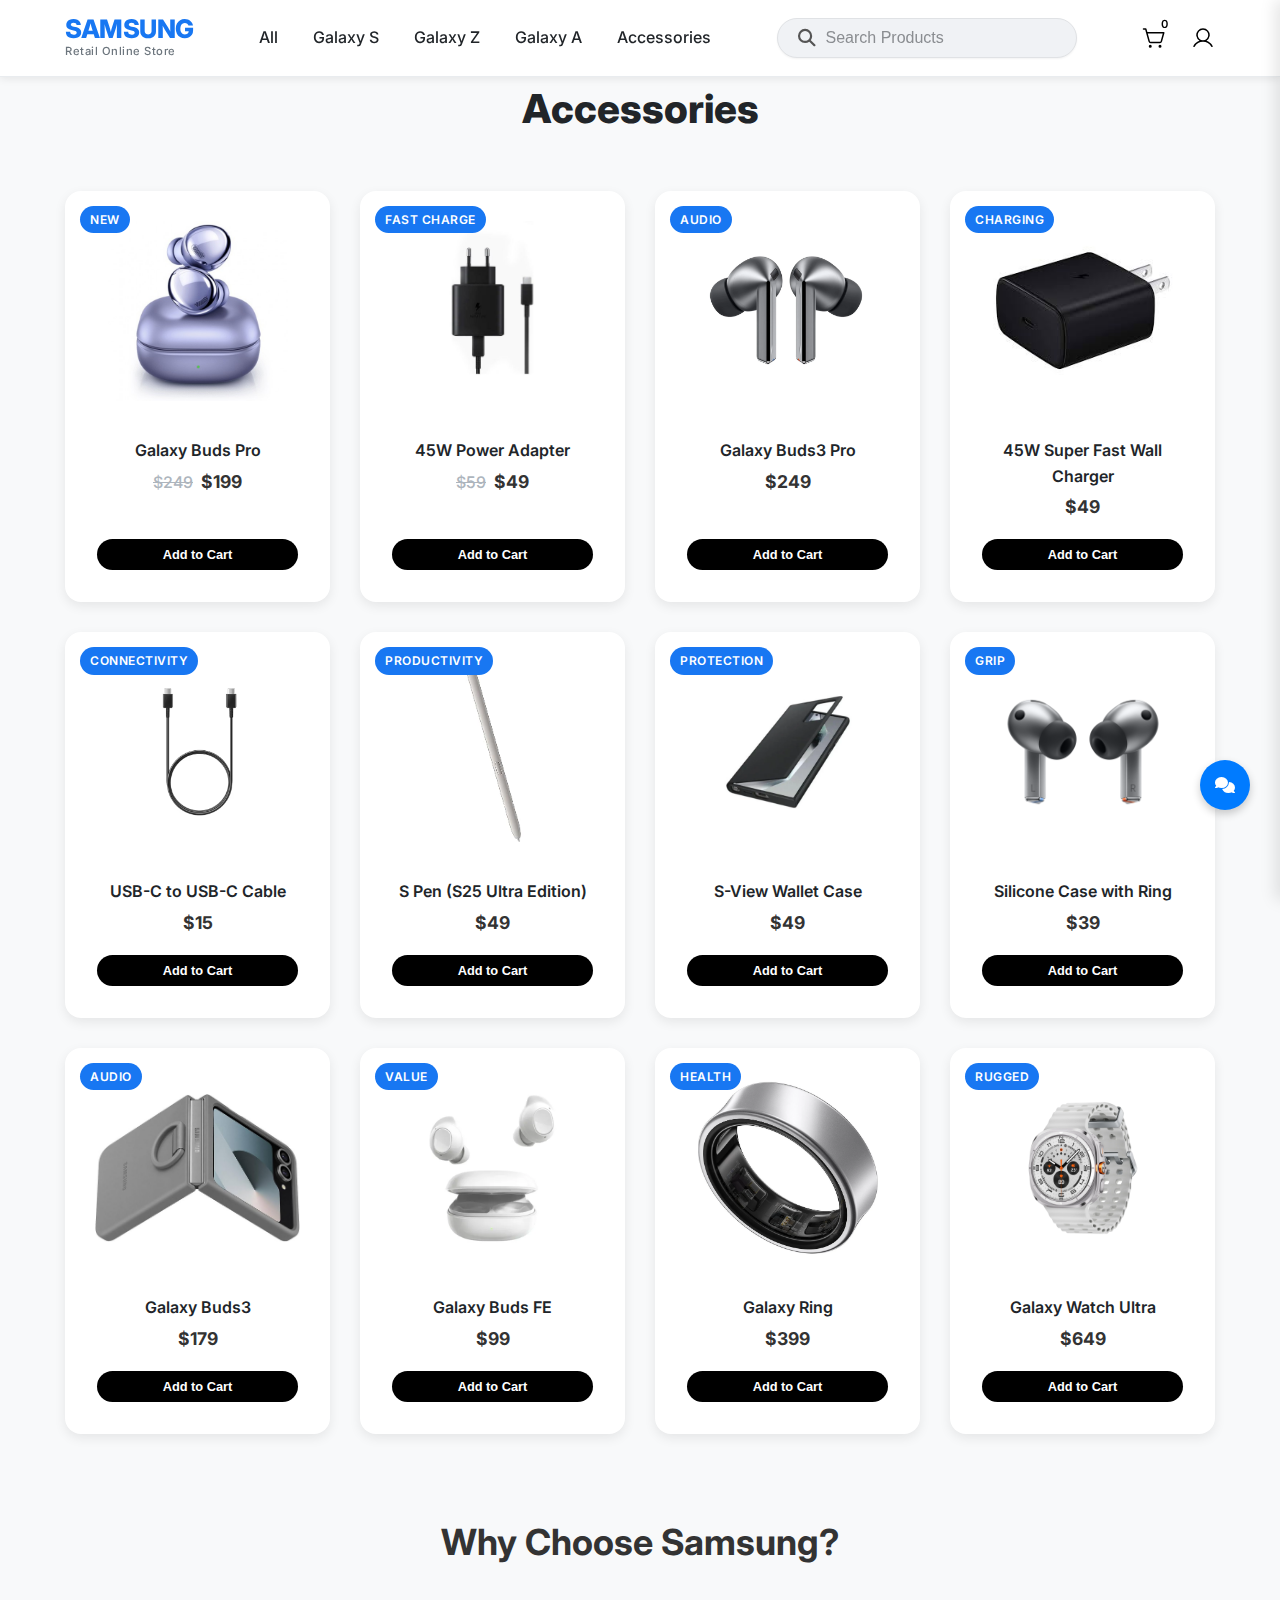
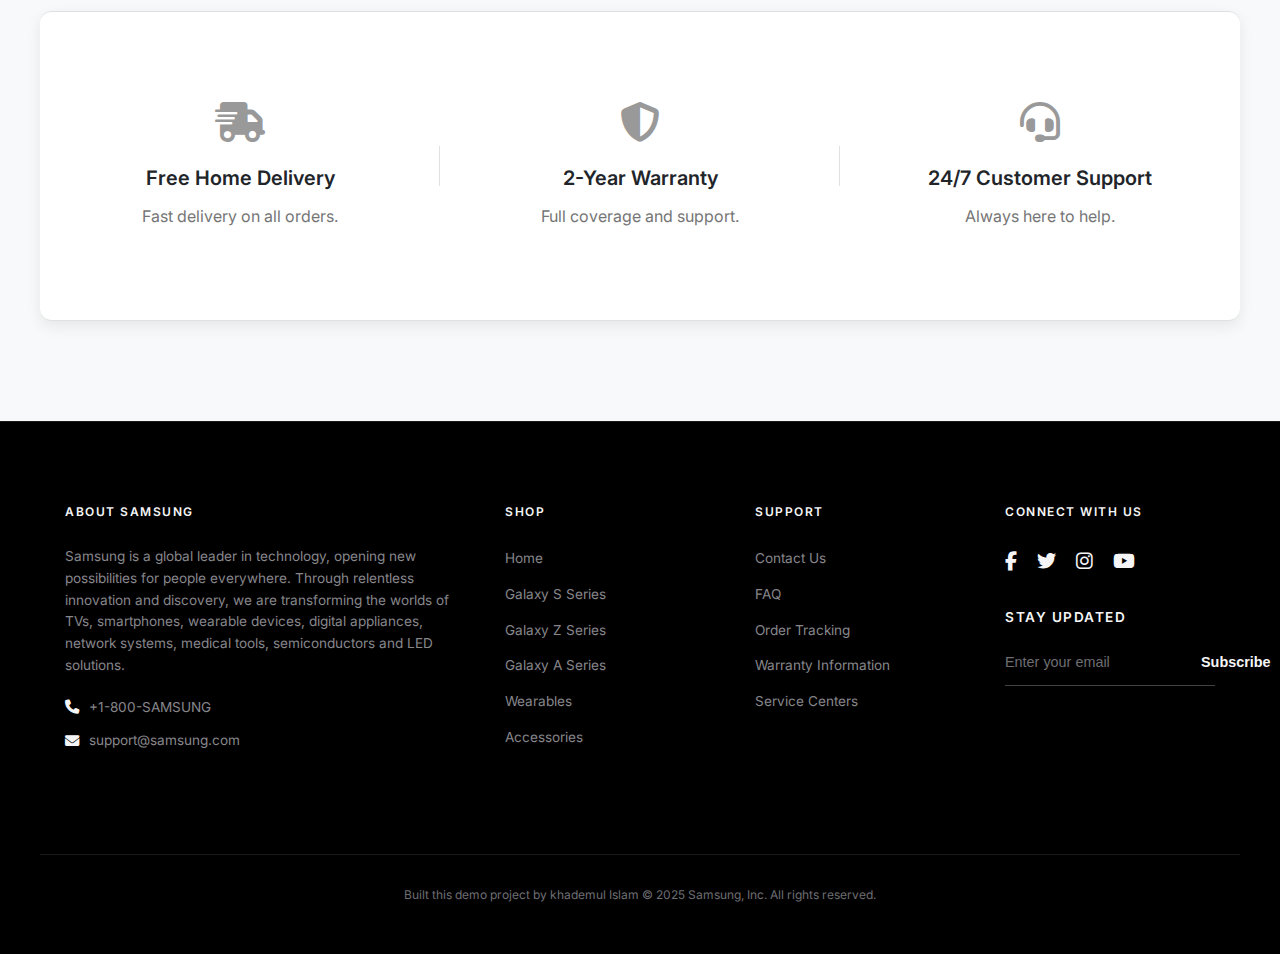
<file: accessories.html>
<!DOCTYPE html>
<html lang="en">
<head>
    <meta charset="UTF-8">
    <meta name="viewport" content="width=device-width, initial-scale=1.0">
    <title>Accessories | Samsung Galaxy Store</title>
    <link rel="stylesheet" href="style.css">
    <link rel="preconnect" href="https://fonts.googleapis.com">
    <link rel="preconnect" href="https://fonts.gstatic.com" crossorigin>
    <link href="https://fonts.googleapis.com/css2?family=Inter:wght@300;400;500;600;700;800;900&display=swap" rel="stylesheet">
    <link rel="stylesheet" href="https://cdnjs.cloudflare.com/ajax/libs/font-awesome/6.5.2/css/all.min.css">
    <style>
        /* Adjust icon sizes for a more sophisticated look */
        .user-actions .icon-link svg {
            width: 24px;
            height: 24px;
        }

        .user-svg-icon {
            width: 32px;
            height: 32px;
        }

        /* Product Card Adjustments for a more compact and sophisticated look */
        .product-card {
            max-width: 280px; /* Reduced max-width for a smaller card */
        }

        .product-image-container {
            padding: 10px; /* Add padding to the container for full image display */
        }

        .product-image-container img {
            max-height: 180px; /* Reduced image height */
            width: 100%;
            height: 100%;
            object-fit: contain; /* Show full images without cropping */
        }

        .product-info {
            padding: 12px; /* Reduced padding */
        }

        .product-name {
            font-size: 1rem; /* Slightly smaller product name */
        }

        .product-actions .add-to-cart-btn {
            padding: 8px 12px; /* Smaller buttons */
            font-size: 0.8rem;
        }

        /* Sophisticated Content Styling */
        .product-info {
            text-align: center; /* Center aligning content for a cleaner look */
        }

        .product-name {
            font-weight: 600; /* Semibold for a modern feel */
            margin-bottom: 4px;
        }

        .product-variant {
            font-size: 0.85rem; /* Smaller font size */
            color: #666;       /* Lighter color for secondary info */
            margin-bottom: 8px;
        }

        .product-price {
            font-size: 1.1rem;
            font-weight: 700; /* Bolder current price */
            color: #333;
            margin-bottom: 8px;
        }

        /* Style for button click effect */
        .product-actions button:active {
            transform: scale(0.95);
            transition: transform 0.1s ease;
        }

        /* Sophisticated styling for the offer section image */
        .offer-image-container {
            display: flex;
            align-items: center;
            justify-content: center;
        }
        .offer-image-container img {
            max-width: 400px; /* Reduced image size */
            width: 100%;
            height: auto;
            transition: transform 0.3s ease; /* Subtle transition for hover */
        }
        .offer-image-container img:hover {
            transform: scale(1.03); /* Slight zoom on hover */
        }

        /* Offer Section adjustments for a more compact look */
        .offer-text-content .offer-title {
            font-size: 2rem; /* Smaller title */
        }
        .offer-text-content .offer-product {
            font-size: 1.1rem; /* Smaller product name */
            margin-bottom: 1rem;
        }
        .offer-text-content .offer-details p {
            font-size: 0.9rem; /* Smaller details text */
        }
        .offer-text-content .offer-cta {
            padding: 10px 20px; /* Smaller button */
            font-size: 0.9rem;
        }
        .countdown-timer .timer-box {
            padding: 8px; /* Smaller timer boxes */
        }
        .countdown-timer .timer-value {
            font-size: 1.5rem; /* Smaller timer numbers */
        }
        .countdown-timer .timer-label {
            font-size: 0.7rem; /* Smaller timer labels */
        }

        /* Hero section image adjustments for a sophisticated look */
        .hero-section {
            position: relative; /* Needed for absolute positioning of children */
            height: 475px !important; /* Set a fixed height for the section */
            display: flex;
            align-items: center;
            justify-content: flex-start;
        }

        .hero-slider {
            position: absolute;
            top: 0;
            left: 0;
            width: 100%;
            height: 100%;
        }
        .hero-slider .slider-image {
            width: 100%;
            height: 100%;
            object-fit: cover; /* Ensure the image covers the area */
            position: absolute; /* Position images on top of each other */
            display: none; /* Hide all images by default */
        }
        .hero-slider .slider-image.active {
            display: block; /* Show only the active image */
        }

        /* Variant Selection Styling */
        .product-options {
            margin: 8px 0;
            display: flex;
            flex-direction: column;
            gap: 6px;
            align-items: center;
        }
        
        .color-options {
            display: flex;
            gap: 6px;
            justify-content: center;
        }
        
        .color-dot {
            width: 14px;
            height: 14px;
            border-radius: 50%;
            cursor: pointer;
            border: 1px solid #ccc;
            transition: transform 0.2s;
        }
        
        .color-dot:hover {
            transform: scale(1.2);
        }
        
        .color-dot.selected {
            outline: 2px solid #333;
            outline-offset: 1px;
        }

        .storage-options {
            display: flex;
            gap: 4px;
            justify-content: center;
            flex-wrap: wrap;
        }

        .storage-badge {
            font-size: 0.7rem;
            padding: 2px 6px;
            border: 1px solid #ddd;
            border-radius: 4px;
            cursor: pointer;
            color: #555;
            transition: all 0.2s;
        }

        .storage-badge:hover {
            border-color: #999;
        }

        .storage-badge.selected {
            background-color: #333;
            color: white;
            border-color: #333;
        }

        /* Back to Top Button */
        #backToTopBtn {
            display: none; /* Hidden by default */
            position: fixed; /* Fixed/sticky position */
            bottom: 20px; /* Place the button at the bottom of the page */
            right: 30px; /* Place the button on the right */
            z-index: 1002; /* Make sure it does not overlap */
            border: none; /* Remove borders */
            outline: none; /* Remove outline */
            background-color: #000; /* Pure black */
            color: #fff; /* Text color */
            cursor: pointer; /* Add a mouse pointer on hover */
            padding: 15px; /* Some padding */
            border-radius: 50%; /* Circular button */
            font-size: 18px; /* Increase font size */
            width: 50px;
            height: 50px;
            box-shadow: 0 4px 8px rgba(0,0,0,0.2);
        }

        /* Chat Modal Button Styling */
        .chat-modal-btn {
            position: fixed;
            bottom: 90px;
            right: 30px;
            z-index: 100;
            width: 50px;
            height: 50px;
            border-radius: 50%;
            background-color: #007bff;
            color: #fff;
            display: flex;
            align-items: center;
            justify-content: center;
            cursor: pointer;
            box-shadow: 0 4px 8px rgba(0,0,0,0.2);
            transition: transform 0.3s ease;
        }
        .chat-modal-btn:hover {
            transform: scale(1.1);
        }

        /* Chat Widget Window Styling */
        .chat-widget-window {
            position: fixed;
            bottom: 150px;
            right: 30px;
            width: 320px;
            height: 400px;
            background-color: #fff;
            border-radius: 16px;
            box-shadow: 0 5px 30px rgba(0,0,0,0.15);
            z-index: 1000;
            display: none; /* Hidden by default */
            flex-direction: column;
            overflow: hidden;
            border: 1px solid #f0f0f0;
            animation: slideIn 0.3s ease;
        }

        @keyframes slideIn {
            from { opacity: 0; transform: translateY(20px); }
            to { opacity: 1; transform: translateY(0); }
        }

        .chat-header {
            background-color: #007bff;
            color: #fff;
            padding: 15px;
            display: flex;
            justify-content: space-between;
            align-items: center;
        }

        .chat-header h4 {
            margin: 0;
            font-size: 1rem;
            font-weight: 600;
        }

        .chat-close {
            cursor: pointer;
            font-size: 1.2rem;
        }

        .chat-body {
            flex: 1;
            padding: 15px;
            background-color: #f9f9f9;
            overflow-y: auto;
            display: flex;
            flex-direction: column;
        }

        .chat-message {
            background-color: #e9ecef;
            padding: 10px 15px;
            border-radius: 12px;
            border-bottom-left-radius: 2px;
            margin-bottom: 10px;
            font-size: 0.9rem;
            line-height: 1.4;
            color: #333;
            max-width: 85%;
        }

        .chat-message.user-message {
            background-color: #007bff;
            color: #fff;
            align-self: flex-end;
            border-bottom-left-radius: 12px;
            border-bottom-right-radius: 2px;
        }

        .message-time {
            display: block;
            font-size: 0.65rem;
            margin-top: 4px;
            opacity: 0.7;
            text-align: right;
        }

        .chat-footer {
            padding: 10px;
            border-top: 1px solid #eee;
            background: #fff;
            display: flex;
            gap: 10px;
        }

        .chat-footer input {
            flex: 1;
            padding: 10px;
            border: 1px solid #ddd;
            border-radius: 20px;
            outline: none;
            font-size: 0.9rem;
        }

        .chat-footer button {
            background: #007bff;
            color: #fff;
            border: none;
            width: 36px;
            height: 36px;
            border-radius: 50%;
            cursor: pointer;
            display: flex;
            align-items: center;
            justify-content: center;
        }

        /* Typing Indicator Styling */
        .typing-indicator {
            background-color: #e9ecef;
            padding: 15px;
            border-radius: 12px;
            border-bottom-left-radius: 2px;
            margin-bottom: 10px;
            width: fit-content;
            display: flex;
            align-items: center;
            gap: 4px;
        }
        .typing-indicator span {
            height: 6px;
            width: 6px;
            background-color: #666;
            border-radius: 50%;
            animation: typing 1.4s infinite ease-in-out both;
        }
        .typing-indicator span:nth-child(1) { animation-delay: -0.32s; }
        .typing-indicator span:nth-child(2) { animation-delay: -0.16s; }
        @keyframes typing {
            0%, 80%, 100% { transform: scale(0); }
            40% { transform: scale(1); }
        }

        /* Blur effect when chat is active */
        body.chat-active > header,
        body.chat-active > main,
        body.chat-active > footer {
            filter: blur(5px);
            pointer-events: none;
            transition: filter 0.3s ease;
        }

        /* User Dropdown Styling - Premium Look */
        .user-dropdown-container {
            position: relative;
        }

        .user-dropdown-menu {
            visibility: hidden;
            opacity: 0;
            position: absolute;
            top: 100%;
            right: 0;
            background: #ffffff;
            width: 200px;
            border-radius: 12px;
            box-shadow: 0 10px 30px rgba(0,0,0,0.15);
            padding: 10px;
            transform: translateY(15px);
            transition: all 0.3s cubic-bezier(0.165, 0.84, 0.44, 1);
            z-index: 1001;
            margin-top: 10px;
            border: 1px solid rgba(0,0,0,0.05);
        }

        /* Bridge gap for hover stability */
        .user-dropdown-menu::before {
            content: "";
            position: absolute;
            top: -20px;
            left: 0;
            width: 100%;
            height: 20px;
        }

        /* Arrow pointing up */
        .user-dropdown-menu::after {
            content: "";
            position: absolute;
            top: -6px;
            right: 15px;
            width: 12px;
            height: 12px;
            background: #ffffff;
            transform: rotate(45deg);
            border-top: 1px solid rgba(0,0,0,0.05);
            border-left: 1px solid rgba(0,0,0,0.05);
        }

        .user-dropdown-container:hover .user-dropdown-menu {
            visibility: visible;
            opacity: 1;
            transform: translateY(0);
        }

        .user-dropdown-menu a {
            display: block;
            padding: 10px 15px;
            color: #333;
            text-decoration: none;
            font-weight: 500;
            border-radius: 8px;
            transition: background 0.2s, color 0.2s;
            font-size: 0.9rem;
            margin-bottom: 2px;
        }

        .user-dropdown-menu a:hover {
            background-color: #f0f2f5;
            color: #000;
        }

        /* Value Proposition Section - Mi.com style */
        .value-prop {
            padding: 60px 0;
            background-color: #fff;
            border-top: 1px solid #e0e0e0;
            border-bottom: 1px solid #e0e0e0;
            margin-top: 0;
            text-align: center;
            width: 100%;
        }

        .value-prop-title {
            text-align: center;
            margin-top: 0;
            margin-bottom: 40px;
            font-size: 36px;
            font-weight: 700;
            color: #333;
        }

        .value-prop-items {
            display: flex;
            justify-content: center;
            width: 100%;
        }

        .prop-item {
            display: flex;
            flex-direction: column;
            align-items: center;
            text-align: center;
            padding: 30px 40px;
            position: relative;
            color: #333;
            flex: 1;
            width: 100%;
            box-sizing: border-box;
        }

        /* Vertical divider */
        .prop-item:not(:last-child)::after {
            content: "";
            position: absolute;
            right: 0;
            top: 50%;
            transform: translateY(-50%);
            height: 40px;
            width: 1px;
            background-color: #e0e0e0;
        }

        .prop-icon {
            font-size: 40px;
            margin-bottom: 20px;
            color: #999;
            transition: color 0.3s ease;
            display: inline-block;
            cursor: pointer;
        }

        .prop-item:hover .prop-icon {
            color: #000;
            transform: none;
        }

        .prop-item h4 {
            font-size: 20px;
            font-weight: 600;
            margin-bottom: 10px;
        }

        .prop-item p {
            font-size: 16px;
            color: #757575;
            max-width: 280px;
            line-height: 1.6;
        }

        @media (max-width: 768px) {
            .value-prop {
                padding: 20px 0;
            }
            .value-prop-items {
                flex-direction: column;
            }
            .prop-item {
                padding: 20px;
                border-bottom: 1px solid #f0f0f0;
            }
            .prop-item:not(:last-child)::after {
                display: none;
            }
            .prop-item:last-child {
                border-bottom: none;
            }
        }

        /* Discover More Section - 5 Columns 4 Rows Layout */
        .discover-more-section .product-grid {
            display: grid;
            grid-template-columns: repeat(5, 1fr);
            grid-template-rows: repeat(4, 1fr);
            gap: 20px;
        }

        .discover-more-section .product-card {
            max-width: 224px; /* Adjusted for 5 columns in 1200px container */
        }

        .discover-more-section .product-image-container img {
            max-height: 160px; /* Adjusted image height */
        }

        @media (max-width: 1200px) {
            .discover-more-section .product-grid {
                grid-template-columns: repeat(4, 1fr);
                grid-template-rows: repeat(4, 1fr);
            }
        }

        @media (max-width: 768px) {
            .discover-more-section .product-grid {
                grid-template-columns: repeat(3, 1fr);
                grid-template-rows: repeat(4, 1fr);
            }
        }

        @media (max-width: 480px) {
            .discover-more-section .product-grid {
                grid-template-columns: repeat(2, 1fr);
                grid-template-rows: repeat(4, 1fr);
            }
        }

        .footer-bottom {
            text-align: center;
        }

        .cart-count {
            position: relative;
            top: -0.5em;
            font-size: 0.8em;
            margin-left: 2px;
            color: #ff0000;
            font-weight: bold;
        }

        .cart-icon {
            margin-right: 20px;
        }
    </style>
</head>
<body>
    <header class="main-header">
        <nav>
            <div class="logo-container">
                <div class="logo"><a href="index.html" style="text-decoration: none; color: inherit;">SAMSUNG</a></div>
                <span class="tagline">Retail Online Store</span>
            </div>
            <div class="nav-links-container">
                <ul class="nav-links">
                    <li><a href="index.html">All</a></li>
                    <li><a href="galaxy-s.html">Galaxy S</a></li>
                    <li><a href="galaxy-z.html">Galaxy Z</a></li>
                    <li><a href="galaxy-a.html">Galaxy A</a></li>
                    <li><a href="accessories.html">Accessories</a></li>
                </ul>
            </div>
            <div class="hamburger">
                <i class="fas fa-bars"></i>
            </div>
            <div class="close-icon">
                <i class="fas fa-times"></i>
            </div>
            <div class="search-bar">
                <i class="fas fa-search"></i>
                <input type="text" placeholder="Search Products">
            </div>
            <div class="user-actions">
                <a href="#" class="icon-link cart-icon" aria-label="Shopping Cart">
                    <img src="assets/images/cartphos.svg" alt="Shopping Cart" class="icon-svg">
                    <span class="cart-count">0</span></a>
                <div class="user-dropdown-container">
                    <a href="#" class="icon-link user-icon" aria-label="User Profile">
                        <img src="assets/images/userphos.svg" alt="User Profile" class="icon-svg">
                    </a>
                    <div class="user-dropdown-menu">
                        <a href="#">Login</a>
                        <a href="#">Sign Up</a>
                    </div>
                </div>
            </div>
        </nav>
    </header>

    <main class="page-content">
        <section class="product-listings">
            <h2>Accessories</h2>
            <div class="product-grid">
                <div class="product-card" data-name="Galaxy Buds Pro">
                    <div class="product-badge">NEW</div>
                    <div class="product-image-container"><img src="assets/images/acessories/galaxy-buds-pro-001-500x500.jpg" alt="Galaxy Buds Pro"></div>
                    <div class="product-info">
                        <h3 class="product-name">Galaxy Buds Pro</h3>
                        <p class="product-price"><span class="old-price">$249</span> $199</p>
                        <div class="product-actions">
                            <button class="add-to-cart-btn">Add to Cart</button>
                        </div>
                    </div>
                </div>
                <div class="product-card" data-name="45W Power Adapter">
                    <div class="product-badge">FAST CHARGE</div>
                    <div class="product-image-container"><img src="assets/images/acessories/45.jpg" alt="45W Power Adapter"></div>
                    <div class="product-info">
                        <h3 class="product-name">45W Power Adapter</h3>
                        <p class="product-price"><span class="old-price">$59</span> $49</p>
                        <div class="product-actions">
                            <button class="add-to-cart-btn">Add to Cart</button>
                        </div>
                    </div>
                </div>
                <div class="product-card" data-name="Galaxy Buds3 Pro">
                    <div class="product-badge">AUDIO</div>
                    <div class="product-image-container"><img src="assets/images/acessories/galaxy-buds3-pro.webp" alt="Galaxy Buds3 Pro"></div>
                    <div class="product-info">
                        <h3 class="product-name">Galaxy Buds3 Pro</h3>
                        <p class="product-price">$249</p>
                        <div class="product-actions">
                            <button class="add-to-cart-btn">Add to Cart</button>
                        </div>
                    </div>
                </div>
                <div class="product-card" data-name="45W Super Fast Wall Charger">
                    <div class="product-badge">CHARGING</div>
                    <div class="product-image-container"><img src="assets/images/acessories/45adapterwall.png" alt="45W Super Fast Wall Charger"></div>
                    <div class="product-info">
                        <h3 class="product-name">45W Super Fast Wall Charger</h3>
                        <p class="product-price">$49</p>
                        <div class="product-actions">
                            <button class="add-to-cart-btn">Add to Cart</button>
                        </div>
                    </div>
                </div>
                <div class="product-card" data-name="USB-C to USB-C Cable">
                    <div class="product-badge">CONNECTIVITY</div>
                    <div class="product-image-container"><img src="assets/images/acessories/in-c-to-c-cable-da705b-ep-da705bbegin-frontblack-182246144.avif" alt="USB-C to USB-C Cable"></div>
                    <div class="product-info">
                        <h3 class="product-name">USB-C to USB-C Cable</h3>
                        <p class="product-price">$15</p>
                        <div class="product-actions">
                            <button class="add-to-cart-btn">Add to Cart</button>
                        </div>
                    </div>
                </div>
                <div class="product-card" data-name="S Pen (S25 Ultra Edition)">
                    <div class="product-badge">PRODUCTIVITY</div>
                    <div class="product-image-container"><img src="assets/images/acessories/spen.jpg" alt="S Pen (S25 Ultra Edition)"></div>
                    <div class="product-info">
                        <h3 class="product-name">S Pen (S25 Ultra Edition)</h3>
                        <p class="product-price">$49</p>
                        <div class="product-actions">
                            <button class="add-to-cart-btn">Add to Cart</button>
                        </div>
                    </div>
                </div>
                <div class="product-card" data-name="S-View Wallet Case">
                    <div class="product-badge">PROTECTION</div>
                    <div class="product-image-container"><img src="assets/images/acessories/samsung-smart-view-wallet-case-for-galaxy-s24-ultra-5.webp" alt="S-View Wallet Case"></div>
                    <div class="product-info">
                        <h3 class="product-name">S-View Wallet Case</h3>
                        <p class="product-price">$49</p>
                        <div class="product-actions">
                            <button class="add-to-cart-btn">Add to Cart</button>
                        </div>
                    </div>
                </div>
                <div class="product-card" data-name="Silicone Case with Ring">
                    <div class="product-badge">GRIP</div>
                    <div class="product-image-container"><img src="assets/images/acessories/3-800x800.png" alt="Silicone Case with Ring"></div>
                    <div class="product-info">
                        <h3 class="product-name">Silicone Case with Ring</h3>
                        <p class="product-price">$39</p>
                        <div class="product-actions">
                            <button class="add-to-cart-btn">Add to Cart</button>
                        </div>
                    </div>
                </div>
                <div class="product-card" data-name="Galaxy Buds3">
                    <div class="product-badge">AUDIO</div>
                    <div class="product-image-container"><img src="assets/images/acessories/412Q0uIG0EL._AC_UF894,1000_QL80_.jpg" alt="Galaxy Buds3"></div>
                    <div class="product-info">
                        <h3 class="product-name">Galaxy Buds3</h3>
                        <p class="product-price">$179</p>
                        <div class="product-actions">
                            <button class="add-to-cart-btn">Add to Cart</button>
                        </div>
                    </div>
                </div>
                <div class="product-card" data-name="Galaxy Buds FE">
                    <div class="product-badge">VALUE</div>
                    <div class="product-image-container"><img src="assets/images/acessories/galaxy-buds-fe-white-021-500x500.webp" alt="Galaxy Buds FE"></div>
                    <div class="product-info">
                        <h3 class="product-name">Galaxy Buds FE</h3>
                        <p class="product-price">$99</p>
                        <div class="product-actions">
                            <button class="add-to-cart-btn">Add to Cart</button>
                        </div>
                    </div>
                </div>
                <div class="product-card" data-name="Galaxy Ring">
                    <div class="product-badge">HEALTH</div>
                    <div class="product-image-container"><img src="assets/images/acessories/ring.webp" alt="Galaxy Ring"></div>
                    <div class="product-info">
                        <h3 class="product-name">Galaxy Ring</h3>
                        <p class="product-price">$399</p>
                        <div class="product-actions">
                            <button class="add-to-cart-btn">Add to Cart</button>
                        </div>
                    </div>
                </div>
                <div class="product-card" data-name="Galaxy Watch Ultra">
                    <div class="product-badge">RUGGED</div>
                    <div class="product-image-container"><img src="assets/images/acessories/Galaxy-Watch-Ultra-Titanium-White-Custom-Mac-BD.webp" alt="Galaxy Watch Ultra"></div>
                    <div class="product-info">
                        <h3 class="product-name">Galaxy Watch Ultra</h3>
                        <p class="product-price">$649</p>
                        <div class="product-actions">
                            <button class="add-to-cart-btn">Add to Cart</button>
                        </div>
                    </div>
                </div>


            </div>
        </section>
    </main>

    <h2 class="value-prop-title">Why Choose Samsung?</h2>
    <section class="value-prop">
        <div class="value-prop-items">
            <div class="prop-item">
                <i class="fas fa-truck-fast prop-icon"></i>
                <h4>Free Home Delivery</h4>
                <p>Fast delivery on all orders.</p>
            </div>
            <div class="prop-item">
                <i class="fas fa-shield-halved prop-icon"></i>
                <h4>2-Year Warranty</h4>
                <p>Full coverage and support.</p>
            </div>
            <div class="prop-item">
                <i class="fas fa-headset prop-icon"></i>
                <h4>24/7 Customer Support</h4>
                <p>Always here to help.</p>
            </div>
        </div>
        </section>

    <footer class="main-footer">
        <div class="footer-content">
            <div class="footer-section about">
                <h3>About Samsung</h3>
                <p>Samsung is a global leader in technology, opening new possibilities for people everywhere. Through relentless innovation and discovery, we are transforming the worlds of TVs, smartphones, wearable devices, digital appliances, network systems, medical tools, semiconductors and LED solutions.</p>
                <div class="contact">
                    <span><i class="fa fa-phone"></i> +1-800-SAMSUNG</span>
                    <span><i class="fa fa-envelope"></i> support@samsung.com</span>
                </div>
            </div>
            <div class="footer-section links">
                <h3>Shop</h3>
                <ul>
                    <li><a href="index.html">Home</a></li>
                    <li><a href="galaxy-s.html">Galaxy S Series</a></li>
                    <li><a href="galaxy-z.html">Galaxy Z Series</a></li>
                    <li><a href="galaxy-a.html">Galaxy A Series</a></li>
                    <li><a href="accessories.html">Wearables</a></li>
                    <li><a href="accessories.html">Accessories</a></li>
                </ul>
            </div>
            <div class="footer-section links">
                <h3>Support</h3>
                <ul>
                    <li><a href="#">Contact Us</a></li>
                    <li><a href="#">FAQ</a></li>
                    <li><a href="#">Order Tracking</a></li>
                    <li><a href="#">Warranty Information</a></li>
                    <li><a href="#">Service Centers</a></li>
                </ul>
            </div>
            <div class="footer-section social">
                <h3>Connect With Us</h3>
                <div class="social-links">
                    <a href="#" target="_blank"><i class="fab fa-facebook-f"></i></a>
                    <a href="#" target="_blank"><i class="fab fa-twitter"></i></a>
                    <a href="#" target="_blank"><i class="fab fa-instagram"></i></a>
                    <a href="#" target="_blank"><i class="fab fa-youtube"></i></a>
                </div>
                <div class="newsletter">
                    <h4>Stay Updated</h4>
                    <form action="#" method="POST">
                        <input type="email" placeholder="Enter your email" required>
                        <button type="submit">Subscribe</button>
                    </form>
                </div>
            </div>
        </div>
        <div class="footer-bottom"> Built this demo project by khademul Islam
            &copy; 2025 Samsung, Inc. All rights reserved.
        </div>
        <!-- <div class="footer-credits">
            <p>
                <a href="https://iconscout.com/icons/shopping-bag" target="_blank">Shopping Bag Icon</a> by <a href="https://iconscout.com/contributors/unicons" target="_blank">Unicons Font</a>, 
                <a href="https://iconscout.com/icons/user" target="_blank">User Icon</a> by <a href="https://iconscout.com/contributors/lucia-gonzalez" target="_blank">Lucía González</a> on <a href="https://iconscout.com" target="_blank">IconScout</a>.
            </p>
        </div> -->
    </footer>


    <div class="cart-overlay" id="cartOverlay"></div>
    <aside class="cart-sidebar" id="cartSidebar">
        <div class="cart-header">
            <h3>Your Cart</h3>
            <button class="close-cart" id="closeCart">?</button>
        </div>
        <div class="cart-items" id="cartItems">
            <!-- Cart items will be loaded here by JavaScript -->
            <p class="empty-cart-message">Your cart is empty.</p>
        </div>
        <div class="cart-footer">
            <div class="cart-total">
                <span>Total:</span>
                <span class="total-price">$0.00</span>
            </div>
            <button class="checkout-button">Checkout</button>
        </div>
    </aside>

    <!-- Back to Top Button -->
    <button id="backToTopBtn" title="Go to top"><i class="fas fa-arrow-up"></i></button>

    <!-- Chat Modal Button -->
    <div class="chat-modal-btn">
        <i class="fas fa-comments"></i>
    </div>

    <!-- Chat Modal Window -->
    <div class="chat-widget-window" id="chatWindow">
        <div class="chat-header">
            <h4>Samsung Support</h4>
            <span class="chat-close" id="chatCloseBtn">×</span>
        </div>
        <div class="chat-body">
            <div class="chat-message">
                Hello! How can I help you with your Galaxy device today?
            </div>
        </div>
        <div class="chat-footer">
            <input type="text" placeholder="Type a message...">
            <button><i class="fas fa-paper-plane"></i></button>
        </div>
    </div>

    <script>
        const chatBtn = document.querySelector('.chat-modal-btn');
        const chatWindow = document.getElementById('chatWindow');
        const chatCloseBtn = document.getElementById('chatCloseBtn');
        const chatInput = document.querySelector('.chat-footer input');
        const chatSendBtn = document.querySelector('.chat-footer button');
        const chatBody = document.querySelector('.chat-body');

        function getCurrentTime() {
            return new Date().toLocaleTimeString([], { hour: '2-digit', minute: '2-digit' });
        }

        // Sound Effect (Simple 'Pop' using Web Audio API)
        function playOpenSound() {
            const ctx = new (window.AudioContext || window.webkitAudioContext)();
            const osc = ctx.createOscillator();
            const gain = ctx.createGain();
            osc.connect(gain);
            gain.connect(ctx.destination);
            osc.type = 'sine';
            osc.frequency.setValueAtTime(600, ctx.currentTime);
            osc.frequency.exponentialRampToValueAtTime(300, ctx.currentTime + 0.1);
            gain.gain.setValueAtTime(0.1, ctx.currentTime);
            gain.gain.exponentialRampToValueAtTime(0.01, ctx.currentTime + 0.1);
            osc.start();
            osc.stop(ctx.currentTime + 0.1);
        }

        function toggleChat() {
            const isHidden = chatWindow.style.display === 'none' || chatWindow.style.display === '';
            chatWindow.style.display = isHidden ? 'flex' : 'none';
            if (isHidden) {
                document.body.classList.add('chat-active');
                playOpenSound();
            } else {
                document.body.classList.remove('chat-active');
            }
        }

        function showTypingIndicator() {
            const typingDiv = document.createElement('div');
            typingDiv.classList.add('typing-indicator');
            typingDiv.id = 'typingIndicator';
            typingDiv.innerHTML = '<span></span><span></span><span></span>';
            chatBody.appendChild(typingDiv);
            chatBody.scrollTop = chatBody.scrollHeight;
        }

        function removeTypingIndicator() {
            const typingDiv = document.getElementById('typingIndicator');
            if (typingDiv) typingDiv.remove();
        }

        function sendMessage() {
            const message = chatInput.value.trim();
            if (message) {
                const msgDiv = document.createElement('div');
                msgDiv.classList.add('chat-message', 'user-message');
                
                msgDiv.appendChild(document.createTextNode(message));
                const timeSpan = document.createElement('span');
                timeSpan.classList.add('message-time');
                timeSpan.textContent = getCurrentTime();
                msgDiv.appendChild(timeSpan);

                chatBody.appendChild(msgDiv);
                chatInput.value = '';
                chatBody.scrollTop = chatBody.scrollHeight;

                // Show typing indicator
                showTypingIndicator();

                // Auto Bot Reply after 1.5 seconds
                setTimeout(() => {
                    removeTypingIndicator();
                    const botMsgDiv = document.createElement('div');
                    botMsgDiv.classList.add('chat-message');
                    botMsgDiv.textContent = "Thank you for contacting Samsung Support. How else can I assist you?";
                    const botTimeSpan = document.createElement('span');
                    botTimeSpan.classList.add('message-time');
                    botTimeSpan.textContent = getCurrentTime();
                    botMsgDiv.appendChild(botTimeSpan);
                    chatBody.appendChild(botMsgDiv);
                    chatBody.scrollTop = chatBody.scrollHeight;
                }, 1500);
            }
        }

        chatBtn.addEventListener('click', toggleChat);
        chatCloseBtn.addEventListener('click', toggleChat);
        chatSendBtn.addEventListener('click', sendMessage);
        chatInput.addEventListener('keypress', (e) => {
            if (e.key === 'Enter') sendMessage();
        });

        // Add timestamp to the initial static message
        const initialMsg = document.querySelector('.chat-message');
        if (initialMsg && !initialMsg.querySelector('.message-time')) {
            const timeSpan = document.createElement('span');
            timeSpan.classList.add('message-time');
            timeSpan.textContent = getCurrentTime();
            initialMsg.appendChild(timeSpan);
        }

        // Close chat when clicking outside
        document.addEventListener('click', (e) => {
            if (chatWindow.style.display === 'flex' && !chatWindow.contains(e.target) && !chatBtn.contains(e.target)) {
                toggleChat();
            }
        });

        // Back to Top Button Logic
        const backToTopBtn = document.getElementById("backToTopBtn");

        window.addEventListener('scroll', () => {
            if (document.body.scrollTop > 20 || document.documentElement.scrollTop > 20) {
                backToTopBtn.style.display = "block";
            } else {
                backToTopBtn.style.display = "none";
            }
        });

        backToTopBtn.addEventListener("click", function() {
            window.scrollTo({top: 0, behavior: 'smooth'});
        });
    </script>

    <script src="script.js"></script>
    <script src="countdown.js" defer></script>
</body>
</html>
</file>
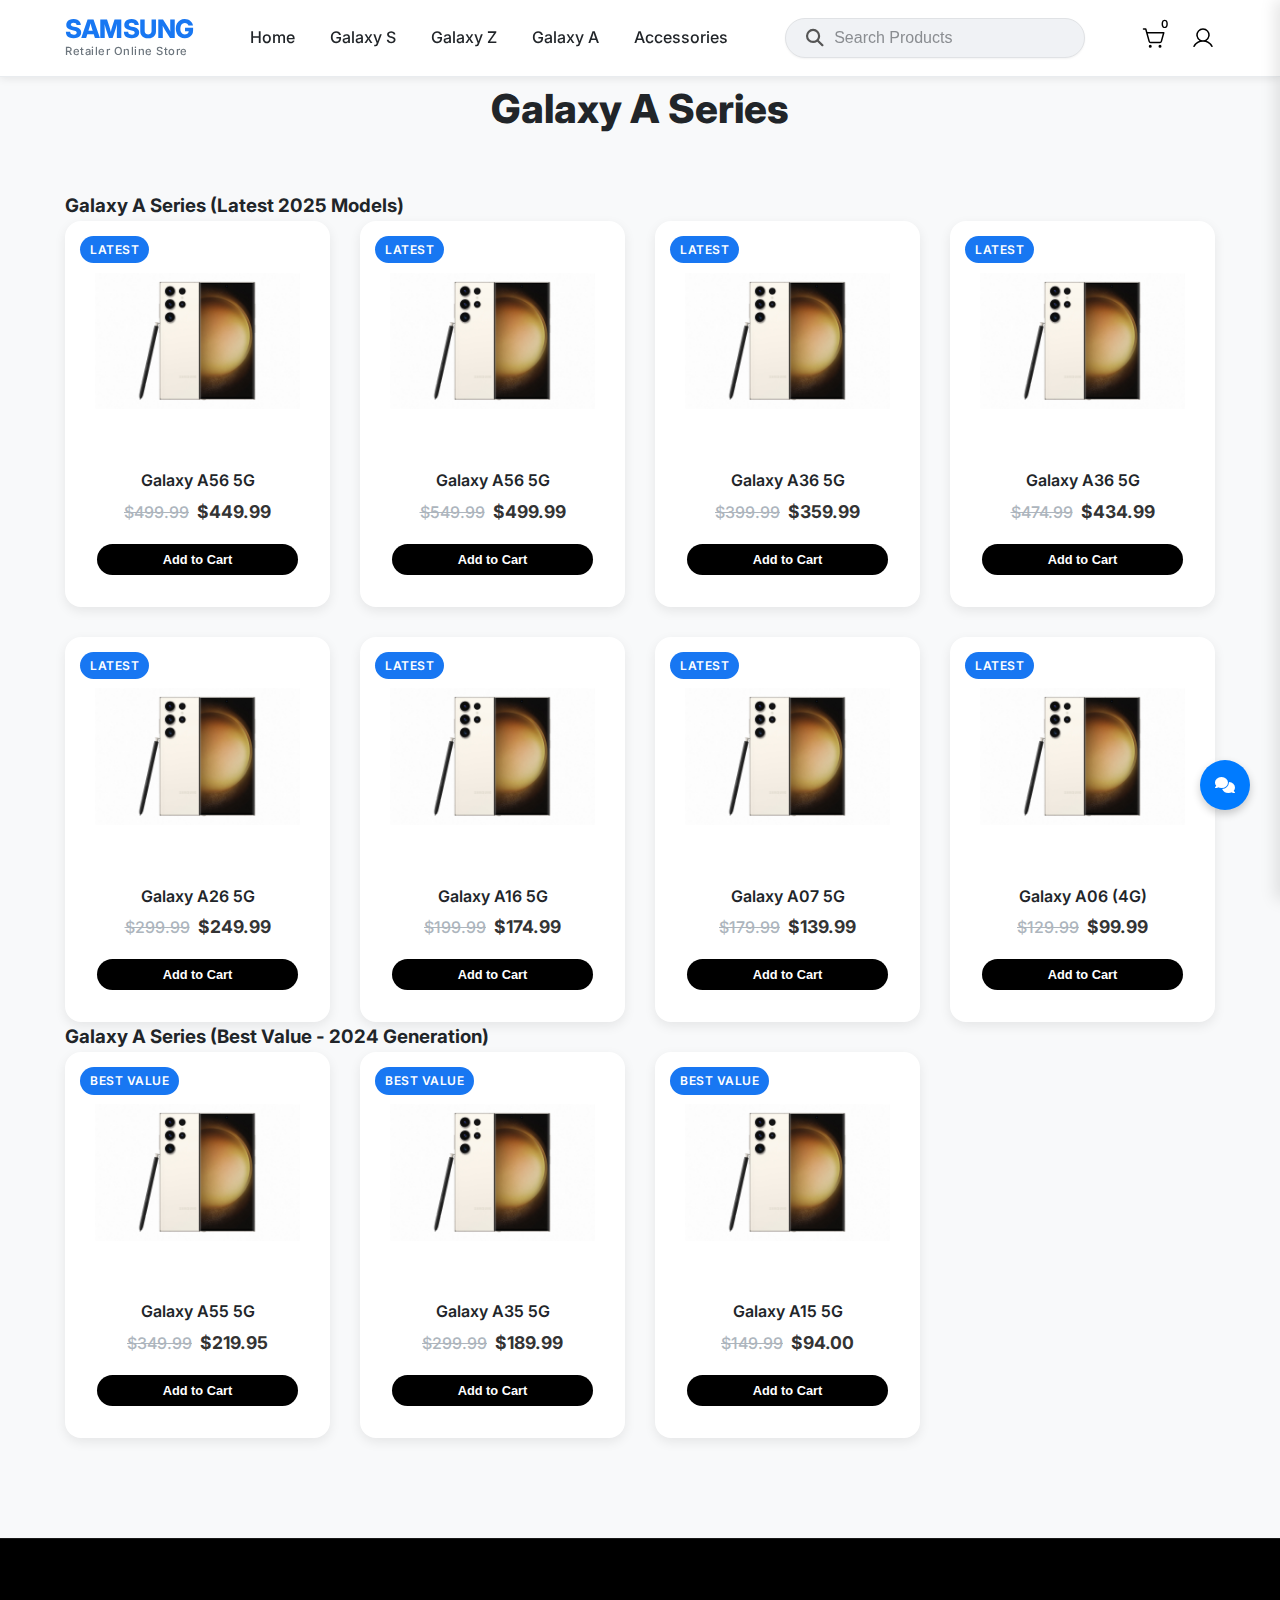
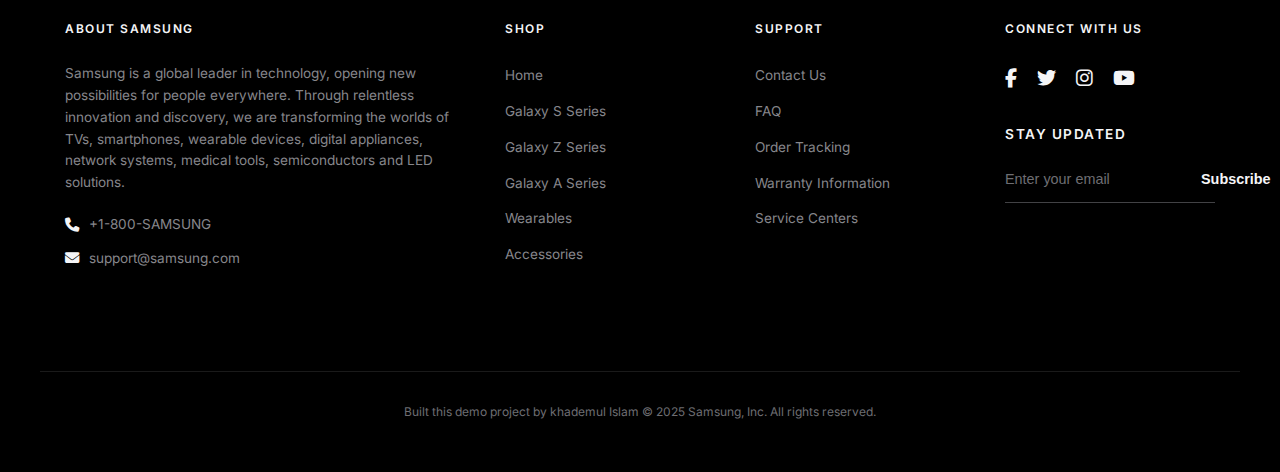
<file: galaxy-a.html>
<!DOCTYPE html>
<html lang="en">
<head>
    <meta charset="UTF-8">
    <meta name="viewport" content="width=device-width, initial-scale=1.0">
    <title>Galaxy A Series | Samsung Galaxy Store</title>
    <link rel="stylesheet" href="style.css">
    <link rel="preconnect" href="https://fonts.googleapis.com">
    <link rel="preconnect" href="https://fonts.gstatic.com" crossorigin>
    <link href="https://fonts.googleapis.com/css2?family=Inter:wght@300;400;500;600;700;800;900&display=swap" rel="stylesheet">
    <link rel="stylesheet" href="https://cdnjs.cloudflare.com/ajax/libs/font-awesome/6.5.2/css/all.min.css">
    <style>
        /* Adjust icon sizes for a more sophisticated look */
        .user-actions .icon-link svg {
            width: 24px;
            height: 24px;
        }

        .user-svg-icon {
            width: 32px;
            height: 32px;
        }

        /* Product Card Adjustments for a more compact and sophisticated look */
        .product-card {
            max-width: 280px; /* Reduced max-width for a smaller card */
        }

        .product-image-container img {
            max-height: 180px; /* Reduced image height */
        }

        .product-info {
            padding: 12px; /* Reduced padding */
        }

        .product-name {
            font-size: 1rem; /* Slightly smaller product name */
        }

        .product-actions .add-to-cart-btn {
            padding: 8px 12px; /* Smaller buttons */
            font-size: 0.8rem;
        }

        /* Sophisticated Content Styling */
        .product-info {
            text-align: center; /* Center aligning content for a cleaner look */
        }

        .product-name {
            font-weight: 600; /* Semibold for a modern feel */
            margin-bottom: 4px;
        }

        .product-variant {
            font-size: 0.85rem; /* Smaller font size */
            color: #666;       /* Lighter color for secondary info */
            margin-bottom: 8px;
        }

        .product-price {
            font-size: 1.1rem;
            font-weight: 700; /* Bolder current price */
            color: #333;
            margin-bottom: 8px;
        }

        /* Style for button click effect */
        .product-actions button:active {
            transform: scale(0.95);
            transition: transform 0.1s ease;
        }

        /* Sophisticated styling for the offer section image */
        .offer-image-container {
            display: flex;
            align-items: center;
            justify-content: center;
        }
        .offer-image-container img {
            max-width: 400px; /* Reduced image size */
            width: 100%;
            height: auto;
            transition: transform 0.3s ease; /* Subtle transition for hover */
        }
        .offer-image-container img:hover {
            transform: scale(1.03); /* Slight zoom on hover */
        }

        /* Offer Section adjustments for a more compact look */
        .offer-text-content .offer-title {
            font-size: 2rem; /* Smaller title */
        }
        .offer-text-content .offer-product {
            font-size: 1.1rem; /* Smaller product name */
            margin-bottom: 1rem;
        }
        .offer-text-content .offer-details p {
            font-size: 0.9rem; /* Smaller details text */
        }
        .offer-text-content .offer-cta {
            padding: 10px 20px; /* Smaller button */
            font-size: 0.9rem;
        }
        .countdown-timer .timer-box {
            padding: 8px; /* Smaller timer boxes */
        }
        .countdown-timer .timer-value {
            font-size: 1.5rem; /* Smaller timer numbers */
        }
        .countdown-timer .timer-label {
            font-size: 0.7rem; /* Smaller timer labels */
        }

        /* Hero section image adjustments for a sophisticated look */
        .hero-section {
            position: relative; /* Needed for absolute positioning of children */
            height: 475px !important; /* Set a fixed height for the section */
            display: flex;
            align-items: center;
            justify-content: flex-start;
        }

        .hero-slider {
            position: absolute;
            top: 0;
            left: 0;
            width: 100%;
            height: 100%;
        }
        .hero-slider .slider-image {
            width: 100%;
            height: 100%;
            object-fit: cover; /* Ensure the image covers the area */
            position: absolute; /* Position images on top of each other */
            display: none; /* Hide all images by default */
        }
        .hero-slider .slider-image.active {
            display: block; /* Show only the active image */
        }

        /* Variant Selection Styling */
        .product-options {
            margin: 8px 0;
            display: flex;
            flex-direction: column;
            gap: 6px;
            align-items: center;
        }

        .color-options {
            display: flex;
            gap: 6px;
            justify-content: center;
        }

        .color-dot {
            width: 14px;
            height: 14px;
            border-radius: 50%;
            cursor: pointer;
            border: 1px solid #ccc;
            transition: transform 0.2s;
        }

        .color-dot:hover {
            transform: scale(1.2);
        }

        .color-dot.selected {
            outline: 2px solid #333;
            outline-offset: 1px;
        }

        .storage-options {
            display: flex;
            gap: 4px;
            justify-content: center;
            flex-wrap: wrap;
        }

        .storage-badge {
            font-size: 0.7rem;
            padding: 2px 6px;
            border: 1px solid #ddd;
            border-radius: 4px;
            cursor: pointer;
            color: #555;
            transition: all 0.2s;
        }

        .storage-badge:hover {
            border-color: #999;
        }

        .storage-badge.selected {
            background-color: #333;
            color: white;
            border-color: #333;
        }

        /* Back to Top Button */
        #backToTopBtn {
            display: none; /* Hidden by default */
            position: fixed; /* Fixed/sticky position */
            bottom: 20px; /* Place the button at the bottom of the page */
            right: 30px; /* Place the button on the right */
            z-index: 99; /* Make sure it does not overlap */
            border: none; /* Remove borders */
            outline: none; /* Remove outline */
            background-color: #000; /* Pure black */
            color: #fff; /* Text color */
            cursor: pointer; /* Add a mouse pointer on hover */
            padding: 15px; /* Some padding */
            border-radius: 50%; /* Circular button */
            font-size: 18px; /* Increase font size */
            width: 50px;
            height: 50px;
            box-shadow: 0 4px 8px rgba(0,0,0,0.2);
        }

        /* Chat Modal Button Styling */
        .chat-modal-btn {
            position: fixed;
            bottom: 90px;
            right: 30px;
            z-index: 100;
            width: 50px;
            height: 50px;
            border-radius: 50%;
            background-color: #007bff;
            color: #fff;
            display: flex;
            align-items: center;
            justify-content: center;
            cursor: pointer;
            box-shadow: 0 4px 8px rgba(0,0,0,0.2);
            transition: transform 0.3s ease;
        }
        .chat-modal-btn:hover {
            transform: scale(1.1);
        }

        /* Chat Widget Window Styling */
        .chat-widget-window {
            position: fixed;
            bottom: 150px;
            right: 30px;
            width: 320px;
            height: 400px;
            background-color: #fff;
            border-radius: 16px;
            box-shadow: 0 5px 30px rgba(0,0,0,0.15);
            z-index: 1000;
            display: none; /* Hidden by default */
            flex-direction: column;
            overflow: hidden;
            border: 1px solid #f0f0f0;
            animation: slideIn 0.3s ease;
        }

        @keyframes slideIn {
            from { opacity: 0; transform: translateY(20px); }
            to { opacity: 1; transform: translateY(0); }
        }

        .chat-header {
            background-color: #007bff;
            color: #fff;
            padding: 15px;
            display: flex;
            justify-content: space-between;
            align-items: center;
        }

        .chat-header h4 {
            margin: 0;
            font-size: 1rem;
            font-weight: 600;
        }

        .chat-close {
            cursor: pointer;
            font-size: 1.2rem;
        }

        .chat-body {
            flex: 1;
            padding: 15px;
            background-color: #f9f9f9;
            overflow-y: auto;
            display: flex;
            flex-direction: column;
        }

        .chat-message {
            background-color: #e9ecef;
            padding: 10px 15px;
            border-radius: 12px;
            border-bottom-left-radius: 2px;
            margin-bottom: 10px;
            font-size: 0.9rem;
            line-height: 1.4;
            color: #333;
            max-width: 85%;
        }

        .chat-message.user-message {
            background-color: #007bff;
            color: #fff;
            align-self: flex-end;
            border-bottom-left-radius: 12px;
            border-bottom-right-radius: 2px;
        }

        .message-time {
            display: block;
            font-size: 0.65rem;
            margin-top: 4px;
            opacity: 0.7;
            text-align: right;
        }

        .chat-footer {
            padding: 10px;
            border-top: 1px solid #eee;
            background: #fff;
            display: flex;
            gap: 10px;
        }

        .chat-footer input {
            flex: 1;
            padding: 10px;
            border: 1px solid #ddd;
            border-radius: 20px;
            outline: none;
            font-size: 0.9rem;
        }

        .chat-footer button {
            background: #007bff;
            color: #fff;
            border: none;
            width: 36px;
            height: 36px;
            border-radius: 50%;
            cursor: pointer;
            display: flex;
            align-items: center;
            justify-content: center;
        }

        /* Typing Indicator Styling */
        .typing-indicator {
            background-color: #e9ecef;
            padding: 15px;
            border-radius: 12px;
            border-bottom-left-radius: 2px;
            margin-bottom: 10px;
            width: fit-content;
            display: flex;
            align-items: center;
            gap: 4px;
        }
        .typing-indicator span {
            height: 6px;
            width: 6px;
            background-color: #666;
            border-radius: 50%;
            animation: typing 1.4s infinite ease-in-out both;
        }
        .typing-indicator span:nth-child(1) { animation-delay: -0.32s; }
        .typing-indicator span:nth-child(2) { animation-delay: -0.16s; }
        @keyframes typing {
            0%, 80%, 100% { transform: scale(0); }
            40% { transform: scale(1); }
        }

        /* Blur effect when chat is active */
        body.chat-active > header,
        body.chat-active > main,
        body.chat-active > footer {
            filter: blur(5px);
            pointer-events: none;
            transition: filter 0.3s ease;
        }

        /* User Dropdown Styling - Premium Look */
        .user-dropdown-container {
            position: relative;
        }

        .user-dropdown-menu {
            visibility: hidden;
            opacity: 0;
            position: absolute;
            top: 100%;
            right: 0;
            background: #ffffff;
            width: 200px;
            border-radius: 12px;
            box-shadow: 0 10px 30px rgba(0,0,0,0.15);
            padding: 10px;
            transform: translateY(15px);
            transition: all 0.3s cubic-bezier(0.165, 0.84, 0.44, 1);
            z-index: 1001;
            margin-top: 10px;
            border: 1px solid rgba(0,0,0,0.05);
        }

        /* Bridge gap for hover stability */
        .user-dropdown-menu::before {
            content: "";
            position: absolute;
            top: -20px;
            left: 0;
            width: 100%;
            height: 20px;
        }

        /* Arrow pointing up */
        .user-dropdown-menu::after {
            content: "";
            position: absolute;
            top: -6px;
            right: 15px;
            width: 12px;
            height: 12px;
            background: #ffffff;
            transform: rotate(45deg);
            border-top: 1px solid rgba(0,0,0,0.05);
            border-left: 1px solid rgba(0,0,0,0.05);
        }

        .user-dropdown-container:hover .user-dropdown-menu {
            visibility: visible;
            opacity: 1;
            transform: translateY(0);
        }

        .user-dropdown-menu a {
            display: block;
            padding: 10px 15px;
            color: #333;
            text-decoration: none;
            font-weight: 500;
            border-radius: 8px;
            transition: background 0.2s, color 0.2s;
            font-size: 0.9rem;
            margin-bottom: 2px;
        }

        .user-dropdown-menu a:hover {
            background-color: #f0f2f5;
            color: #000;
        }

        /* Value Proposition Section - Mi.com style */
        .value-prop {
            padding: 60px 0;
            background-color: #fff;
            border-top: 1px solid #e0e0e0;
            border-bottom: 1px solid #e0e0e0;
            margin-top: 0;
            text-align: center;
            width: 100%;
        }

        .value-prop-title {
            text-align: center;
            margin-top: 0;
            margin-bottom: 40px;
            font-size: 36px;
            font-weight: 700;
            color: #333;
        }

        .value-prop-items {
            display: flex;
            justify-content: center;
            width: 100%;
        }

        .prop-item {
            display: flex;
            flex-direction: column;
            align-items: center;
            text-align: center;
            padding: 30px 40px;
            position: relative;
            color: #333;
            flex: 1;
            width: 100%;
            box-sizing: border-box;
        }

        /* Vertical divider */
        .prop-item:not(:last-child)::after {
            content: "";
            position: absolute;
            right: 0;
            top: 50%;
            transform: translateY(-50%);
            height: 40px;
            width: 1px;
            background-color: #e0e0e0;
        }

        .prop-icon {
            font-size: 40px;
            margin-bottom: 20px;
            color: #999;
            transition: color 0.3s ease;
            display: inline-block;
            cursor: pointer;
        }

        .prop-item:hover .prop-icon {
            color: #000;
            transform: none;
        }

        .prop-item h4 {
            font-size: 20px;
            font-weight: 600;
            margin-bottom: 10px;
        }

        .prop-item p {
            font-size: 16px;
            color: #757575;
            max-width: 280px;
            line-height: 1.6;
        }

        @media (max-width: 768px) {
            .value-prop {
                padding: 20px 0;
            }
            .value-prop-items {
                flex-direction: column;
            }
            .prop-item {
                padding: 20px;
                border-bottom: 1px solid #f0f0f0;
            }
            .prop-item:not(:last-child)::after {
                display: none;
            }
            .prop-item:last-child {
                border-bottom: none;
            }
        }

        /* Discover More Section - 5 Columns 4 Rows Layout */
        .discover-more-section .product-grid {
            display: grid;
            grid-template-columns: repeat(5, 1fr);
            grid-template-rows: repeat(4, 1fr);
            gap: 20px;
        }

        .discover-more-section .product-card {
            max-width: 224px; /* Adjusted for 5 columns in 1200px container */
        }

        .discover-more-section .product-image-container img {
            max-height: 160px; /* Adjusted image height */
        }

        @media (max-width: 1200px) {
            .discover-more-section .product-grid {
                grid-template-columns: repeat(4, 1fr);
                grid-template-rows: repeat(4, 1fr);
            }
        }

        @media (max-width: 768px) {
            .discover-more-section .product-grid {
                grid-template-columns: repeat(3, 1fr);
                grid-template-rows: repeat(4, 1fr);
            }
        }

        @media (max-width: 480px) {
            .discover-more-section .product-grid {
                grid-template-columns: repeat(2, 1fr);
                grid-template-rows: repeat(4, 1fr);
            }
        }

        .footer-bottom {
            text-align: center;
        }

        .cart-count {
            position: relative;
            top: -0.5em;
            font-size: 0.8em;
            margin-left: 2px;
            color: #ff0000;
            font-weight: bold;
        }

        .cart-icon {
            margin-right: 20px;
        }
    </style>
</head>
<body>
    <header class="main-header">
        <nav>
            <div class="logo-container">
                <div class="logo"><a href="index.html" style="text-decoration: none; color: inherit;">SAMSUNG</a></div>
                <span class="tagline">Retailer Online Store</span>
            </div>
            <div class="nav-links-container">
                <ul class="nav-links">
                    <li><a href="index.html">Home</a></li>
                    <li><a href="galaxy-s.html">Galaxy S</a></li>
                    <li><a href="galaxy-z.html">Galaxy Z</a></li>
                    <li><a href="galaxy-a.html">Galaxy A</a></li>
                    <li><a href="accessories.html">Accessories</a></li>
                </ul>
            </div>
            <div class="hamburger"><i class="fas fa-bars"></i></div>
            <div class="close-icon"><i class="fas fa-times"></i></div>
            <div class="search-bar">
                <i class="fas fa-search"></i>
                <input type="text" placeholder="Search Products">
            </div>
            <div class="user-actions">
                <a href="#" class="icon-link cart-icon" aria-label="Shopping Cart">
                    <img src="assets/images/cartphos.svg" alt="Shopping Cart" class="icon-svg">
                    <span class="cart-count">0</span></a>
                <div class="user-dropdown-container">
                    <a href="#" class="icon-link user-icon" aria-label="User Profile">
                        <img src="assets/images/userphos.svg" alt="User Profile" class="icon-svg">
                    </a>
                    <div class="user-dropdown-menu">
                        <a href="#">Login</a>
                        <a href="#">Sign Up</a>
                    </div>
                </div>
            </div>
        </nav>
    </header>

    <main class="page-content">
        <section class="product-listings">
            <h2>Galaxy A Series</h2>
            <h3>Galaxy A Series (Latest 2025 Models)</h3>
            <div class="product-grid">
                <div class="product-card" data-name="Galaxy A56 5G 8GB / 128GB">
                    <div class="product-badge">LATEST</div>
                    <div class="product-image-container"><img src="assets/images/s23ultra.jpg" alt="Galaxy A56 5G"></div>
                    <div class="product-info">
                        <h3 class="product-name">Galaxy A56 5G</h3>
                        <p class="product-price"><span class="old-price">$499.99</span> $449.99</p>
                        <div class="product-actions">
                            <button class="add-to-cart-btn">Add to Cart</button>
                        </div>
                    </div>
                </div>
                <div class="product-card" data-name="Galaxy A56 5G 8GB / 256GB">
                    <div class="product-badge">LATEST</div>
                    <div class="product-image-container"><img src="assets/images/s23ultra.jpg" alt="Galaxy A56 5G"></div>
                    <div class="product-info">
                        <h3 class="product-name">Galaxy A56 5G</h3>
                        <p class="product-price"><span class="old-price">$549.99</span> $499.99</p>
                        <div class="product-actions">
                            <button class="add-to-cart-btn">Add to Cart</button>
                        </div>
                    </div>
                </div>
                <div class="product-card" data-name="Galaxy A36 5G 8GB / 128GB">
                    <div class="product-badge">LATEST</div>
                    <div class="product-image-container"><img src="assets/images/s23ultra.jpg" alt="Galaxy A36 5G"></div>
                    <div class="product-info">
                        <h3 class="product-name">Galaxy A36 5G</h3>
                        <p class="product-price"><span class="old-price">$399.99</span> $359.99</p>
                        <div class="product-actions">
                            <button class="add-to-cart-btn">Add to Cart</button>
                        </div>
                    </div>
                </div>
                <div class="product-card" data-name="Galaxy A36 5G 8GB / 256GB">
                    <div class="product-badge">LATEST</div>
                    <div class="product-image-container"><img src="assets/images/s23ultra.jpg" alt="Galaxy A36 5G"></div>
                    <div class="product-info">
                        <h3 class="product-name">Galaxy A36 5G</h3>
                        <p class="product-price"><span class="old-price">$474.99</span> $434.99</p>
                        <div class="product-actions">
                            <button class="add-to-cart-btn">Add to Cart</button>
                        </div>
                    </div>
                </div>
                <div class="product-card" data-name="Galaxy A26 5G 6GB / 128GB">
                    <div class="product-badge">LATEST</div>
                    <div class="product-image-container"><img src="assets/images/s23ultra.jpg" alt="Galaxy A26 5G"></div>
                    <div class="product-info">
                        <h3 class="product-name">Galaxy A26 5G</h3>
                        <p class="product-price"><span class="old-price">$299.99</span> $249.99</p>
                        <div class="product-actions">
                            <button class="add-to-cart-btn">Add to Cart</button>
                        </div>
                    </div>
                </div>
                <div class="product-card" data-name="Galaxy A16 5G 4GB / 128GB">
                    <div class="product-badge">LATEST</div>
                    <div class="product-image-container"><img src="assets/images/s23ultra.jpg" alt="Galaxy A16 5G"></div>
                    <div class="product-info">
                        <h3 class="product-name">Galaxy A16 5G</h3>
                        <p class="product-price"><span class="old-price">$199.99</span> $174.99</p>
                        <div class="product-actions">
                            <button class="add-to-cart-btn">Add to Cart</button>
                        </div>
                    </div>
                </div>
                <div class="product-card" data-name="Galaxy A07 5G 4GB / 64GB">
                    <div class="product-badge">LATEST</div>
                    <div class="product-image-container"><img src="assets/images/s23ultra.jpg" alt="Galaxy A07 5G"></div>
                    <div class="product-info">
                        <h3 class="product-name">Galaxy A07 5G</h3>
                        <p class="product-price"><span class="old-price">$179.99</span> $139.99</p>
                        <div class="product-actions">
                            <button class="add-to-cart-btn">Add to Cart</button>
                        </div>
                    </div>
                </div>
                <div class="product-card" data-name="Galaxy A06 (4G) 4GB / 64GB">
                    <div class="product-badge">LATEST</div>
                    <div class="product-image-container"><img src="assets/images/s23ultra.jpg" alt="Galaxy A06 (4G)"></div>
                    <div class="product-info">
                        <h3 class="product-name">Galaxy A06 (4G)</h3>
                        <p class="product-price"><span class="old-price">$129.99</span> $99.99</p>
                        <div class="product-actions">
                            <button class="add-to-cart-btn">Add to Cart</button>
                        </div>
                    </div>
                </div>
            </div>
            <h3>Galaxy A Series (Best Value - 2024 Generation)</h3>
            <div class="product-grid">
                <div class="product-card" data-name="Galaxy A55 5G">
                    <div class="product-badge">BEST VALUE</div>
                    <div class="product-image-container"><img src="assets/images/s23ultra.jpg" alt="Galaxy A55 5G"></div>
                    <div class="product-info">
                        <h3 class="product-name">Galaxy A55 5G</h3>
                        <p class="product-price"><span class="old-price">$349.99</span> $219.95</p>
                        <div class="product-actions">
                            <button class="add-to-cart-btn">Add to Cart</button>
                        </div>
                    </div>
                </div>
                <div class="product-card" data-name="Galaxy A35 5G">
                    <div class="product-badge">BEST VALUE</div>
                    <div class="product-image-container"><img src="assets/images/s23ultra.jpg" alt="Galaxy A35 5G"></div>
                    <div class="product-info">
                        <h3 class="product-name">Galaxy A35 5G</h3>
                        <p class="product-price"><span class="old-price">$299.99</span> $189.99</p>
                        <div class="product-actions">
                            <button class="add-to-cart-btn">Add to Cart</button>
                        </div>
                    </div>
                </div>
                <div class="product-card" data-name="Galaxy A15 5G">
                    <div class="product-badge">BEST VALUE</div>
                    <div class="product-image-container"><img src="assets/images/s23ultra.jpg" alt="Galaxy A15 5G"></div>
                    <div class="product-info">
                        <h3 class="product-name">Galaxy A15 5G</h3>
                        <p class="product-price"><span class="old-price">$149.99</span> $94.00</p>
                        <div class="product-actions">
                            <button class="add-to-cart-btn">Add to Cart</button>
                        </div>
                    </div>
                </div>
            </div>
        </section>
    </main>

    <footer class="main-footer">
        <div class="footer-content">
            <div class="footer-section about">
                <h3>About Samsung</h3>
                <p>Samsung is a global leader in technology, opening new possibilities for people everywhere. Through relentless innovation and discovery, we are transforming the worlds of TVs, smartphones, wearable devices, digital appliances, network systems, medical tools, semiconductors and LED solutions.</p>
                <div class="contact">
                    <span><i class="fa fa-phone"></i> +1-800-SAMSUNG</span>
                    <span><i class="fa fa-envelope"></i> support@samsung.com</span>
                </div>
            </div>
            <div class="footer-section links">
                <h3>Shop</h3>
                <ul>
                    <li><a href="index.html">Home</a></li>
                    <li><a href="galaxy-s.html">Galaxy S Series</a></li>
                    <li><a href="galaxy-z.html">Galaxy Z Series</a></li>
                    <li><a href="galaxy-a.html">Galaxy A Series</a></li>
                    <li><a href="accessories.html">Wearables</a></li>
                    <li><a href="accessories.html">Accessories</a></li>
                </ul>
            </div>
            <div class="footer-section links">
                <h3>Support</h3>
                <ul>
                    <li><a href="#">Contact Us</a></li>
                    <li><a href="#">FAQ</a></li>
                    <li><a href="#">Order Tracking</a></li>
                    <li><a href="#">Warranty Information</a></li>
                    <li><a href="#">Service Centers</a></li>
                </ul>
            </div>
            <div class="footer-section social">
                <h3>Connect With Us</h3>
                <div class="social-links">
                    <a href="#" target="_blank"><i class="fab fa-facebook-f"></i></a>
                    <a href="#" target="_blank"><i class="fab fa-twitter"></i></a>
                    <a href="#" target="_blank"><i class="fab fa-instagram"></i></a>
                    <a href="#" target="_blank"><i class="fab fa-youtube"></i></a>
                </div>
                <div class="newsletter">
                    <h4>Stay Updated</h4>
                    <form action="#" method="POST">
                        <input type="email" placeholder="Enter your email" required>
                        <button type="submit">Subscribe</button>
                    </form>
                </div>
            </div>
        </div>
        <div class="footer-bottom"> Built this demo project by khademul Islam
            &copy; 2025 Samsung, Inc. All rights reserved.
        </div>
        <!-- <div class="footer-credits">
            <p>
                <a href="https://iconscout.com/icons/shopping-bag" target="_blank">Shopping Bag Icon</a> by <a href="https://iconscout.com/contributors/unicons" target="_blank">Unicons Font</a>,
                <a href="https://iconscout.com/icons/user" target="_blank">User Icon</a> by <a href="https://iconscout.com/contributors/lucia-gonzalez" target="_blank">Lucía González</a> on <a href="https://iconscout.com" target="_blank">IconScout</a>.
            </p>
        </div> -->
    </footer>

    <div class="cart-overlay" id="cartOverlay"></div>
    <aside class="cart-sidebar" id="cartSidebar">
        <div class="cart-header">
            <h3>Your Cart</h3>
            <button class="close-cart" id="closeCart">?</button>
        </div>
        <div class="cart-items" id="cartItems">
            <!-- Cart items will be loaded here by JavaScript -->
            <p class="empty-cart-message">Your cart is empty.</p>
        </div>
        <div class="cart-footer">
            <div class="cart-total">
                <span>Total:</span>
                <span class="total-price">$0.00</span>
            </div>
            <button class="checkout-button">Checkout</button>
        </div>
    </aside>

    <!-- Back to Top Button -->
    <button id="backToTopBtn" title="Go to top"><i class="fas fa-arrow-up"></i></button>

    <!-- Chat Modal Button -->
    <div class="chat-modal-btn">
        <i class="fas fa-comments"></i>
    </div>

    <!-- Chat Modal Window -->
    <div class="chat-widget-window" id="chatWindow">
        <div class="chat-header">
            <h4>Samsung Support</h4>
            <span class="chat-close" id="chatCloseBtn">&times;</span>
        </div>
        <div class="chat-body">
            <div class="chat-message">
                Hello! How can I help you with your Galaxy device today?
            </div>
        </div>
        <div class="chat-footer">
            <input type="text" placeholder="Type a message...">
            <button><i class="fas fa-paper-plane"></i></button>
        </div>
    </div>

    <script>
        const chatBtn = document.querySelector('.chat-modal-btn');
        const chatWindow = document.getElementById('chatWindow');
        const chatCloseBtn = document.getElementById('chatCloseBtn');
        const chatInput = document.querySelector('.chat-footer input');
        const chatSendBtn = document.querySelector('.chat-footer button');
        const chatBody = document.querySelector('.chat-body');

        function getCurrentTime() {
            return new Date().toLocaleTimeString([], { hour: '2-digit', minute: '2-digit' });
        }

        // Sound Effect (Simple 'Pop' using Web Audio API)
        function playOpenSound() {
            const ctx = new (window.AudioContext || window.webkitAudioContext)();
            const osc = ctx.createOscillator();
            const gain = ctx.createGain();
            osc.connect(gain);
            gain.connect(ctx.destination);
            osc.type = 'sine';
            osc.frequency.setValueAtTime(600, ctx.currentTime);
            osc.frequency.exponentialRampToValueAtTime(300, ctx.currentTime + 0.1);
            gain.gain.setValueAtTime(0.1, ctx.currentTime);
            gain.gain.exponentialRampToValueAtTime(0.01, ctx.currentTime + 0.1);
            osc.start();
            osc.stop(ctx.currentTime + 0.1);
        }

        function toggleChat() {
            const isHidden = chatWindow.style.display === 'none' || chatWindow.style.display === '';
            chatWindow.style.display = isHidden ? 'flex' : 'none';
            if (isHidden) {
                document.body.classList.add('chat-active');
                playOpenSound();
            } else {
                document.body.classList.remove('chat-active');
            }
        }

        function showTypingIndicator() {
            const typingDiv = document.createElement('div');
            typingDiv.classList.add('typing-indicator');
            typingDiv.id = 'typingIndicator';
            typingDiv.innerHTML = '<span></span><span></span><span></span>';
            chatBody.appendChild(typingDiv);
            chatBody.scrollTop = chatBody.scrollHeight;
        }

        function removeTypingIndicator() {
            const typingDiv = document.getElementById('typingIndicator');
            if (typingDiv) typingDiv.remove();
        }

        function sendMessage() {
            const message = chatInput.value.trim();
            if (message) {
                const msgDiv = document.createElement('div');
                msgDiv.classList.add('chat-message', 'user-message');
                
                msgDiv.appendChild(document.createTextNode(message));
                const timeSpan = document.createElement('span');
                timeSpan.classList.add('message-time');
                timeSpan.textContent = getCurrentTime();
                msgDiv.appendChild(timeSpan);

                chatBody.appendChild(msgDiv);
                chatInput.value = '';
                chatBody.scrollTop = chatBody.scrollHeight;

                // Show typing indicator
                showTypingIndicator();

                // Auto Bot Reply after 1.5 seconds
                setTimeout(() => {
                    removeTypingIndicator();
                    const botMsgDiv = document.createElement('div');
                    botMsgDiv.classList.add('chat-message');
                    botMsgDiv.textContent = "Thank you for contacting Samsung Support. How else can I assist you?";
                    const botTimeSpan = document.createElement('span');
                    botTimeSpan.classList.add('message-time');
                    botTimeSpan.textContent = getCurrentTime();
                    botMsgDiv.appendChild(botTimeSpan);
                    chatBody.appendChild(botMsgDiv);
                    chatBody.scrollTop = chatBody.scrollHeight;
                }, 1500);
            }
        }

        chatBtn.addEventListener('click', toggleChat);
        chatCloseBtn.addEventListener('click', toggleChat);
        chatSendBtn.addEventListener('click', sendMessage);
        chatInput.addEventListener('keypress', (e) => {
            if (e.key === 'Enter') sendMessage();
        });

        // Add timestamp to the initial static message
        const initialMsg = document.querySelector('.chat-message');
        if (initialMsg && !initialMsg.querySelector('.message-time')) {
            const timeSpan = document.createElement('span');
            timeSpan.classList.add('message-time');
            timeSpan.textContent = getCurrentTime();
            initialMsg.appendChild(timeSpan);
        }

        // Close chat when clicking outside
        document.addEventListener('click', (e) => {
            if (chatWindow.style.display === 'flex' && !chatWindow.contains(e.target) && !chatBtn.contains(e.target)) {
                toggleChat();
            }
        });

        // Back to Top Button Logic
        const backToTopBtn = document.getElementById("backToTopBtn");

        window.addEventListener('scroll', () => {
            if (document.body.scrollTop > 20 || document.documentElement.scrollTop > 20) {
                backToTopBtn.style.display = "block";
            } else {
                backToTopBtn.style.display = "none";
            }
        });

        backToTopBtn.addEventListener("click", function() {
            window.scrollTo({top: 0, behavior: 'smooth'});
        });
    </script>

    <script src="script.js"></script>
</body>
</html>
</file>
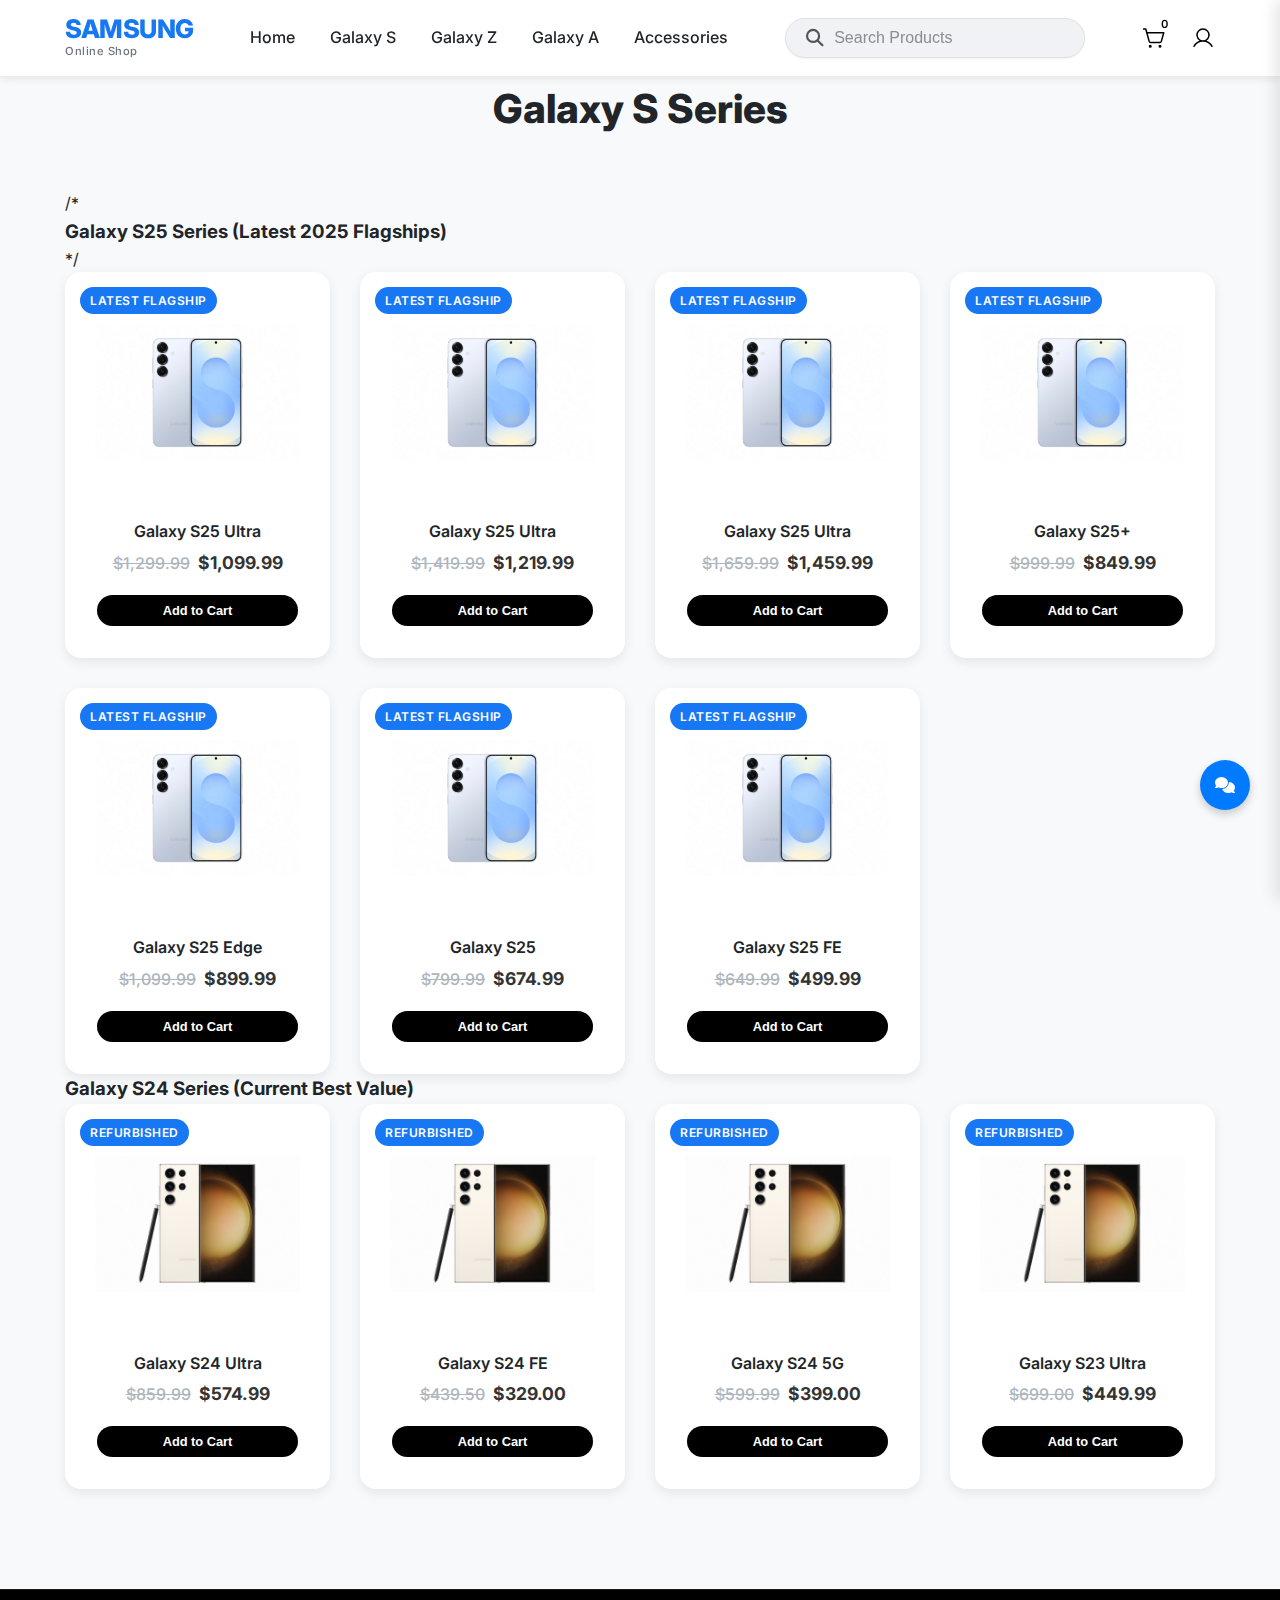
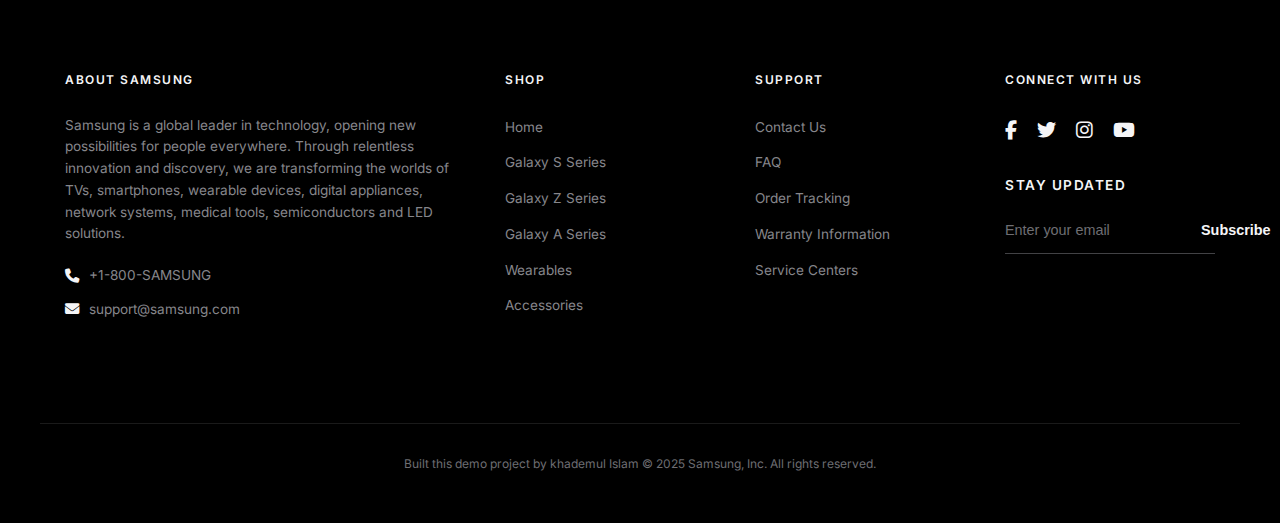
<file: galaxy-s.html>
<!DOCTYPE html>
<html lang="en">
<head>
    <meta charset="UTF-8">
    <meta name="viewport" content="width=device-width, initial-scale=1.0">
    <title>Galaxy S Series | Samsung Galaxy Store</title>
    <link rel="stylesheet" href="style.css">
    <link rel="preconnect" href="https://fonts.googleapis.com">
    <link rel="preconnect" href="https://fonts.gstatic.com" crossorigin>
    <link href="https://fonts.googleapis.com/css2?family=Inter:wght@300;400;500;600;700;800;900&display=swap" rel="stylesheet">
    <link rel="stylesheet" href="https://cdnjs.cloudflare.com/ajax/libs/font-awesome/6.5.2/css/all.min.css">
    <style>
        /* Adjust icon sizes for a more sophisticated look */
        .user-actions .icon-link svg {
            width: 24px;
            height: 24px;
        }

        .user-svg-icon {
            width: 32px;
            height: 32px;
        }

        /* Product Card Adjustments for a more compact and sophisticated look */
        .product-card {
            max-width: 280px; /* Reduced max-width for a smaller card */
        }

        .product-image-container {
            padding: 5px; /* Reduced padding to frame the images */
        }

        .product-image-container img {
            /* Removed max-height to show full images */
            width: 100%;
            height: auto;
            object-fit: contain;
        }

        .product-info {
            padding: 12px; /* Reduced padding */
        }

        .product-name {
            font-size: 1rem; /* Slightly smaller product name */
        }

        .product-actions .add-to-cart-btn {
            padding: 8px 12px; /* Smaller buttons */
            font-size: 0.8rem;
        }

        /* Sophisticated Content Styling */
        .product-info {
            text-align: center; /* Center aligning content for a cleaner look */
        }

        .product-name {
            font-weight: 600; /* Semibold for a modern feel */
            margin-bottom: 4px;
        }

        .product-variant {
            font-size: 0.85rem; /* Smaller font size */
            color: #666;       /* Lighter color for secondary info */
            margin-bottom: 8px;
        }

        .product-price {
            font-size: 1.1rem;
            font-weight: 700; /* Bolder current price */
            color: #333;
            margin-bottom: 8px;
        }

        /* Style for button click effect */
        .product-actions button:active {
            transform: scale(0.95);
            transition: transform 0.1s ease;
        }

        /* Sophisticated styling for the offer section image */
        .offer-image-container {
            display: flex;
            align-items: center;
            justify-content: center;
        }
        .offer-image-container img {
            max-width: 400px; /* Reduced image size */
            width: 100%;
            height: auto;
            transition: transform 0.3s ease; /* Subtle transition for hover */
        }
        .offer-image-container img:hover {
            transform: scale(1.03); /* Slight zoom on hover */
        }

        /* Offer Section adjustments for a more compact look */
        .offer-text-content .offer-title {
            font-size: 2rem; /* Smaller title */
        }
        .offer-text-content .offer-product {
            font-size: 1.1rem; /* Smaller product name */
            margin-bottom: 1rem;
        }
        .offer-text-content .offer-details p {
            font-size: 0.9rem; /* Smaller details text */
        }
        .offer-text-content .offer-cta {
            padding: 10px 20px; /* Smaller button */
            font-size: 0.9rem;
        }
        .countdown-timer .timer-box {
            padding: 8px; /* Smaller timer boxes */
        }
        .countdown-timer .timer-value {
            font-size: 1.5rem; /* Smaller timer numbers */
        }
        .countdown-timer .timer-label {
            font-size: 0.7rem; /* Smaller timer labels */
        }

        /* Hero section image adjustments for a sophisticated look */
        .hero-section {
            position: relative; /* Needed for absolute positioning of children */
            height: 475px !important; /* Set a fixed height for the section */
            display: flex;
            align-items: center;
            justify-content: flex-start;
        }

        .hero-slider {
            position: absolute;
            top: 0;
            left: 0;
            width: 100%;
            height: 100%;
        }
        .hero-slider .slider-image {
            width: 100%;
            height: 100%;
            object-fit: cover; /* Ensure the image covers the area */
            position: absolute; /* Position images on top of each other */
            display: none; /* Hide all images by default */
        }
        .hero-slider .slider-image.active {
            display: block; /* Show only the active image */
        }

        /* Variant Selection Styling */
        .product-options {
            margin: 8px 0;
            display: flex;
            flex-direction: column;
            gap: 6px;
            align-items: center;
        }

        .color-options {
            display: flex;
            gap: 6px;
            justify-content: center;
        }

        .color-dot {
            width: 14px;
            height: 14px;
            border-radius: 50%;
            cursor: pointer;
            border: 1px solid #ccc;
            transition: transform 0.2s;
        }

        .color-dot:hover {
            transform: scale(1.2);
        }

        .color-dot.selected {
            outline: 2px solid #333;
            outline-offset: 1px;
        }

        .storage-options {
            display: flex;
            gap: 4px;
            justify-content: center;
            flex-wrap: wrap;
        }

        .storage-badge {
            font-size: 0.7rem;
            padding: 2px 6px;
            border: 1px solid #ddd;
            border-radius: 4px;
            cursor: pointer;
            color: #555;
            transition: all 0.2s;
        }

        .storage-badge:hover {
            border-color: #999;
        }

        .storage-badge.selected {
            background-color: #333;
            color: white;
            border-color: #333;
        }

        /* Back to Top Button */
        #backToTopBtn {
            display: none; /* Hidden by default */
            position: fixed; /* Fixed/sticky position */
            bottom: 20px; /* Place the button at the bottom of the page */
            right: 30px; /* Place the button on the right */
            z-index: 99; /* Make sure it does not overlap */
            border: none; /* Remove borders */
            outline: none; /* Remove outline */
            background-color: #000; /* Pure black */
            color: #fff; /* Text color */
            cursor: pointer; /* Add a mouse pointer on hover */
            padding: 15px; /* Some padding */
            border-radius: 50%; /* Circular button */
            font-size: 18px; /* Increase font size */
            width: 50px;
            height: 50px;
            box-shadow: 0 4px 8px rgba(0,0,0,0.2);
        }

        /* Chat Modal Button Styling */
        .chat-modal-btn {
            position: fixed;
            bottom: 90px;
            right: 30px;
            z-index: 100;
            width: 50px;
            height: 50px;
            border-radius: 50%;
            background-color: #007bff;
            color: #fff;
            display: flex;
            align-items: center;
            justify-content: center;
            cursor: pointer;
            box-shadow: 0 4px 8px rgba(0,0,0,0.2);
            transition: transform 0.3s ease;
        }
        .chat-modal-btn:hover {
            transform: scale(1.1);
        }

        /* Chat Widget Window Styling */
        .chat-widget-window {
            position: fixed;
            bottom: 150px;
            right: 30px;
            width: 320px;
            height: 400px;
            background-color: #fff;
            border-radius: 16px;
            box-shadow: 0 5px 30px rgba(0,0,0,0.15);
            z-index: 1000;
            display: none; /* Hidden by default */
            flex-direction: column;
            overflow: hidden;
            border: 1px solid #f0f0f0;
            animation: slideIn 0.3s ease;
        }

        @keyframes slideIn {
            from { opacity: 0; transform: translateY(20px); }
            to { opacity: 1; transform: translateY(0); }
        }

        .chat-header {
            background-color: #007bff;
            color: #fff;
            padding: 15px;
            display: flex;
            justify-content: space-between;
            align-items: center;
        }

        .chat-header h4 {
            margin: 0;
            font-size: 1rem;
            font-weight: 600;
        }

        .chat-close {
            cursor: pointer;
            font-size: 1.2rem;
        }

        .chat-body {
            flex: 1;
            padding: 15px;
            background-color: #f9f9f9;
            overflow-y: auto;
            display: flex;
            flex-direction: column;
        }

        .chat-message {
            background-color: #e9ecef;
            padding: 10px 15px;
            border-radius: 12px;
            border-bottom-left-radius: 2px;
            margin-bottom: 10px;
            font-size: 0.9rem;
            line-height: 1.4;
            color: #333;
            max-width: 85%;
        }

        .chat-message.user-message {
            background-color: #007bff;
            color: #fff;
            align-self: flex-end;
            border-bottom-left-radius: 12px;
            border-bottom-right-radius: 2px;
        }

        .message-time {
            display: block;
            font-size: 0.65rem;
            margin-top: 4px;
            opacity: 0.7;
            text-align: right;
        }

        .chat-footer {
            padding: 10px;
            border-top: 1px solid #eee;
            background: #fff;
            display: flex;
            gap: 10px;
        }

        .chat-footer input {
            flex: 1;
            padding: 10px;
            border: 1px solid #ddd;
            border-radius: 20px;
            outline: none;
            font-size: 0.9rem;
        }

        .chat-footer button {
            background: #007bff;
            color: #fff;
            border: none;
            width: 36px;
            height: 36px;
            border-radius: 50%;
            cursor: pointer;
            display: flex;
            align-items: center;
            justify-content: center;
        }

        /* Typing Indicator Styling */
        .typing-indicator {
            background-color: #e9ecef;
            padding: 15px;
            border-radius: 12px;
            border-bottom-left-radius: 2px;
            margin-bottom: 10px;
            width: fit-content;
            display: flex;
            align-items: center;
            gap: 4px;
        }
        .typing-indicator span {
            height: 6px;
            width: 6px;
            background-color: #666;
            border-radius: 50%;
            animation: typing 1.4s infinite ease-in-out both;
        }
        .typing-indicator span:nth-child(1) { animation-delay: -0.32s; }
        .typing-indicator span:nth-child(2) { animation-delay: -0.16s; }
        @keyframes typing {
            0%, 80%, 100% { transform: scale(0); }
            40% { transform: scale(1); }
        }

        /* Blur effect when chat is active */
        body.chat-active > header,
        body.chat-active > main,
        body.chat-active > footer {
            filter: blur(5px);
            pointer-events: none;
            transition: filter 0.3s ease;
        }

        /* User Dropdown Styling - Premium Look */
        .user-dropdown-container {
            position: relative;
        }

        .user-dropdown-menu {
            visibility: hidden;
            opacity: 0;
            position: absolute;
            top: 100%;
            right: 0;
            background: #ffffff;
            width: 200px;
            border-radius: 12px;
            box-shadow: 0 10px 30px rgba(0,0,0,0.15);
            padding: 10px;
            transform: translateY(15px);
            transition: all 0.3s cubic-bezier(0.165, 0.84, 0.44, 1);
            z-index: 1001;
            margin-top: 10px;
            border: 1px solid rgba(0,0,0,0.05);
        }

        /* Bridge gap for hover stability */
        .user-dropdown-menu::before {
            content: "";
            position: absolute;
            top: -20px;
            left: 0;
            width: 100%;
            height: 20px;
        }

        /* Arrow pointing up */
        .user-dropdown-menu::after {
            content: "";
            position: absolute;
            top: -6px;
            right: 15px;
            width: 12px;
            height: 12px;
            background: #ffffff;
            transform: rotate(45deg);
            border-top: 1px solid rgba(0,0,0,0.05);
            border-left: 1px solid rgba(0,0,0,0.05);
        }

        .user-dropdown-container:hover .user-dropdown-menu {
            visibility: visible;
            opacity: 1;
            transform: translateY(0);
        }

        .user-dropdown-menu a {
            display: block;
            padding: 10px 15px;
            color: #333;
            text-decoration: none;
            font-weight: 500;
            border-radius: 8px;
            transition: background 0.2s, color 0.2s;
            font-size: 0.9rem;
            margin-bottom: 2px;
        }

        .user-dropdown-menu a:hover {
            background-color: #f0f2f5;
            color: #000;
        }

        /* Value Proposition Section - Mi.com style */
        .value-prop {
            padding: 60px 0;
            background-color: #fff;
            border-top: 1px solid #e0e0e0;
            border-bottom: 1px solid #e0e0e0;
            margin-top: 0;
            text-align: center;
            width: 100%;
        }

        .value-prop-title {
            text-align: center;
            margin-top: 0;
            margin-bottom: 40px;
            font-size: 36px;
            font-weight: 700;
            color: #333;
        }

        .value-prop-items {
            display: flex;
            justify-content: center;
            width: 100%;
        }

        .prop-item {
            display: flex;
            flex-direction: column;
            align-items: center;
            text-align: center;
            padding: 30px 40px;
            position: relative;
            color: #333;
            flex: 1;
            width: 100%;
            box-sizing: border-box;
        }

        /* Vertical divider */
        .prop-item:not(:last-child)::after {
            content: "";
            position: absolute;
            right: 0;
            top: 50%;
            transform: translateY(-50%);
            height: 40px;
            width: 1px;
            background-color: #e0e0e0;
        }

        .prop-icon {
            font-size: 40px;
            margin-bottom: 20px;
            color: #999;
            transition: color 0.3s ease;
            display: inline-block;
            cursor: pointer;
        }

        .prop-item:hover .prop-icon {
            color: #000;
            transform: none;
        }

        .prop-item h4 {
            font-size: 20px;
            font-weight: 600;
            margin-bottom: 10px;
        }

        .prop-item p {
            font-size: 16px;
            color: #757575;
            max-width: 280px;
            line-height: 1.6;
        }

        @media (max-width: 768px) {
            .value-prop {
                padding: 20px 0;
            }
            .value-prop-items {
                flex-direction: column;
            }
            .prop-item {
                padding: 20px;
                border-bottom: 1px solid #f0f0f0;
            }
            .prop-item:not(:last-child)::after {
                display: none;
            }
            .prop-item:last-child {
                border-bottom: none;
            }
        }

        /* Discover More Section - 5 Columns 4 Rows Layout */
        .discover-more-section .product-grid {
            display: grid;
            grid-template-columns: repeat(5, 1fr);
            grid-template-rows: repeat(4, 1fr);
            gap: 20px;
        }

        .discover-more-section .product-card {
            max-width: 224px; /* Adjusted for 5 columns in 1200px container */
        }

        .discover-more-section .product-image-container img {
            max-height: 160px; /* Adjusted image height */
        }

        @media (max-width: 1200px) {
            .discover-more-section .product-grid {
                grid-template-columns: repeat(4, 1fr);
                grid-template-rows: repeat(4, 1fr);
            }
        }

        @media (max-width: 768px) {
            .discover-more-section .product-grid {
                grid-template-columns: repeat(3, 1fr);
                grid-template-rows: repeat(4, 1fr);
            }
        }

        @media (max-width: 480px) {
            .discover-more-section .product-grid {
                grid-template-columns: repeat(2, 1fr);
                grid-template-rows: repeat(4, 1fr);
            }
        }

        .footer-bottom {
            text-align: center;
        }

        .cart-count {
            position: relative;
            top: -0.5em;
            font-size: 0.8em;
            margin-left: 2px;
            color: #ff0000;
            font-weight: bold;
        }

        .cart-icon {
            margin-right: 20px;
        }
    </style>
</head>
<body>
    <header class="main-header">
        <nav>
            <div class="logo-container">
                <div class="logo"><a href="index.html" style="text-decoration: none; color: inherit;">SAMSUNG</a></div>
                <span class="tagline">Online Shop</span>
            </div>
            <div class="nav-links-container">
                <ul class="nav-links">
                    <li><a href="index.html">Home</a></li>
                    <li><a href="galaxy-s.html">Galaxy S</a></li>
                    <li><a href="galaxy-z.html">Galaxy Z</a></li>
                    <li><a href="galaxy-a.html">Galaxy A</a></li>
                    <li><a href="accessories.html">Accessories</a></li>
                </ul>
            </div>
            <div class="hamburger"><i class="fas fa-bars"></i></div>
            <div class="close-icon"><i class="fas fa-times"></i></div>
            <div class="search-bar">
                <i class="fas fa-search"></i>
                <input type="text" placeholder="Search Products">
            </div>
            <div class="user-actions">
                <a href="#" class="icon-link cart-icon" aria-label="Shopping Cart">
                    <img src="assets/images/cartphos.svg" alt="Shopping Cart" class="icon-svg">
                    <span class="cart-count">0</span></a>
                <div class="user-dropdown-container">
                    <a href="#" class="icon-link user-icon" aria-label="User Profile">
                        <img src="assets/images/userphos.svg" alt="User Profile" class="icon-svg">
                    </a>
                    <div class="user-dropdown-menu">
                        <a href="#">Login</a>
                        <a href="#">Sign Up</a>
                    </div>
                </div>
            </div>
        </nav>
    </header>

    <main class="page-content">
        <section class="product-listings">
            <h2>Galaxy S Series</h2>
           /* <h3>Galaxy S25 Series (Latest 2025 Flagships)</h3> */
            <div class="product-grid">
                <div class="product-card" data-name="Galaxy S25 Ultra 12/256GB">
                    <div class="product-badge">LATEST FLAGSHIP</div>
                    <div class="product-image-container"><img src="assets/images/s25.jpg" alt="Galaxy S25 Ultra"></div>
                    <div class="product-info">
                        <h3 class="product-name">Galaxy S25 Ultra</h3>
                        <p class="product-price"><span class="old-price">$1,299.99</span> $1,099.99</p>
                        <div class="product-actions">
                            <button class="add-to-cart-btn">Add to Cart</button>
                        </div>
                    </div>
                </div>
                <div class="product-card" data-name="Galaxy S25 Ultra 12/512GB">
                    <div class="product-badge">LATEST FLAGSHIP</div>
                    <div class="product-image-container"><img src="assets/images/s25.jpg" alt="Galaxy S25 Ultra"></div>
                    <div class="product-info">
                        <h3 class="product-name">Galaxy S25 Ultra</h3>
                        <p class="product-price"><span class="old-price">$1,419.99</span> $1,219.99</p>
                        <div class="product-actions">
                            <button class="add-to-cart-btn">Add to Cart</button>
                        </div>
                    </div>
                </div>
                <div class="product-card" data-name="Galaxy S25 Ultra 12/1TB">
                    <div class="product-badge">LATEST FLAGSHIP</div>
                    <div class="product-image-container"><img src="assets/images/s25.jpg" alt="Galaxy S25 Ultra"></div>
                    <div class="product-info">
                        <h3 class="product-name">Galaxy S25 Ultra</h3>
                        <p class="product-price"><span class="old-price">$1,659.99</span> $1,459.99</p>
                        <div class="product-actions">
                            <button class="add-to-cart-btn">Add to Cart</button>
                        </div>
                    </div>
                </div>
                <div class="product-card" data-name="Galaxy S25+ 12/256GB">
                    <div class="product-badge">LATEST FLAGSHIP</div>
                    <div class="product-image-container"><img src="assets/images/s25.jpg" alt="Galaxy S25+"></div>
                    <div class="product-info">
                        <h3 class="product-name">Galaxy S25+</h3>
                        <p class="product-price"><span class="old-price">$999.99</span> $849.99</p>
                        <div class="product-actions">
                            <button class="add-to-cart-btn">Add to Cart</button>
                        </div>
                    </div>
                </div>
                <div class="product-card" data-name="Galaxy S25 Edge 12/256GB">
                    <div class="product-badge">LATEST FLAGSHIP</div>
                    <div class="product-image-container"><img src="assets/images/s25.jpg" alt="Galaxy S25 Edge"></div>
                    <div class="product-info">
                        <h3 class="product-name">Galaxy S25 Edge</h3>
                        <p class="product-price"><span class="old-price">$1,099.99</span> $899.99</p>
                        <div class="product-actions">
                            <button class="add-to-cart-btn">Add to Cart</button>
                        </div>
                    </div>
                </div>
                <div class="product-card" data-name="Galaxy S25 12/128GB">
                    <div class="product-badge">LATEST FLAGSHIP</div>
                    <div class="product-image-container"><img src="assets/images/s25.jpg" alt="Galaxy S25"></div>
                    <div class="product-info">
                        <h3 class="product-name">Galaxy S25</h3>
                        <p class="product-price"><span class="old-price">$799.99</span> $674.99</p>
                        <div class="product-actions">
                            <button class="add-to-cart-btn">Add to Cart</button>
                        </div>
                    </div>
                </div>
                <div class="product-card" data-name="Galaxy S25 FE 8/128GB">
                    <div class="product-badge">LATEST FLAGSHIP</div>
                    <div class="product-image-container"><img src="assets/images/s25.jpg" alt="Galaxy S25 FE"></div>
                    <div class="product-info">
                        <h3 class="product-name">Galaxy S25 FE</h3>
                        <p class="product-price"><span class="old-price">$649.99</span> $499.99</p>
                        <div class="product-actions">
                            <button class="add-to-cart-btn">Add to Cart</button>
                        </div>
                    </div>
                </div>
            </div>
            <h3>Galaxy S24 Series (Current Best Value)</h3>
            <div class="product-grid">
                <div class="product-card" data-name="Galaxy S24 Ultra 12/256GB">
                    <div class="product-badge">REFURBISHED</div>
                    <div class="product-image-container"><img src="assets/images/s23ultra.jpg" alt="Galaxy S24 Ultra"></div>
                    <div class="product-info">
                        <h3 class="product-name">Galaxy S24 Ultra</h3>
                        <p class="product-price"><span class="old-price">$859.99</span> $574.99</p>
                        <div class="product-actions">
                            <button class="add-to-cart-btn">Add to Cart</button>
                        </div>
                    </div>
                </div>
                <div class="product-card" data-name="Galaxy S24 FE 8/128GB">
                    <div class="product-badge">REFURBISHED</div>
                    <div class="product-image-container"><img src="assets/images/s23ultra.jpg" alt="Galaxy S24 FE"></div>
                    <div class="product-info">
                        <h3 class="product-name">Galaxy S24 FE</h3>
                        <p class="product-price"><span class="old-price">$439.50</span> $329.00</p>
                        <div class="product-actions">
                            <button class="add-to-cart-btn">Add to Cart</button>
                        </div>
                    </div>
                </div>
                <div class="product-card" data-name="Galaxy S24 5G 8/128GB">
                    <div class="product-badge">REFURBISHED</div>
                    <div class="product-image-container"><img src="assets/images/s23ultra.jpg" alt="Galaxy S24 5G"></div>
                    <div class="product-info">
                        <h3 class="product-name">Galaxy S24 5G</h3>
                        <p class="product-price"><span class="old-price">$599.99</span> $399.00</p>
                        <div class="product-actions">
                            <button class="add-to-cart-btn">Add to Cart</button>
                        </div>
                    </div>
                </div>
                <div class="product-card" data-name="Galaxy S23 Ultra 12/512GB">
                    <div class="product-badge">REFURBISHED</div>
                    <div class="product-image-container"><img src="assets/images/s23ultra.jpg" alt="Galaxy S23 Ultra"></div>
                    <div class="product-info">
                        <h3 class="product-name">Galaxy S23 Ultra</h3>
                        <p class="product-price"><span class="old-price">$699.00</span> $449.99</p>
                        <div class="product-actions">
                            <button class="add-to-cart-btn">Add to Cart</button>
                        </div>
                    </div>
                </div>
            </div>
        </section>
    </main>

    <footer class="main-footer">
        <div class="footer-content">
            <div class="footer-section about">
                <h3>About Samsung</h3>
                <p>Samsung is a global leader in technology, opening new possibilities for people everywhere. Through relentless innovation and discovery, we are transforming the worlds of TVs, smartphones, wearable devices, digital appliances, network systems, medical tools, semiconductors and LED solutions.</p>
                <div class="contact">
                    <span><i class="fa fa-phone"></i> +1-800-SAMSUNG</span>
                    <span><i class="fa fa-envelope"></i> support@samsung.com</span>
                </div>
            </div>
            <div class="footer-section links">
                <h3>Shop</h3>
                <ul>
                    <li><a href="index.html">Home</a></li>
                    <li><a href="galaxy-s.html">Galaxy S Series</a></li>
                    <li><a href="galaxy-z.html">Galaxy Z Series</a></li>
                    <li><a href="galaxy-a.html">Galaxy A Series</a></li>
                    <li><a href="accessories.html">Wearables</a></li>
                    <li><a href="accessories.html">Accessories</a></li>
                </ul>
            </div>
            <div class="footer-section links">
                <h3>Support</h3>
                <ul>
                    <li><a href="#">Contact Us</a></li>
                    <li><a href="#">FAQ</a></li>
                    <li><a href="#">Order Tracking</a></li>
                    <li><a href="#">Warranty Information</a></li>
                    <li><a href="#">Service Centers</a></li>
                </ul>
            </div>
            <div class="footer-section social">
                <h3>Connect With Us</h3>
                <div class="social-links">
                    <a href="#" target="_blank"><i class="fab fa-facebook-f"></i></a>
                    <a href="#" target="_blank"><i class="fab fa-twitter"></i></a>
                    <a href="#" target="_blank"><i class="fab fa-instagram"></i></a>
                    <a href="#" target="_blank"><i class="fab fa-youtube"></i></a>
                </div>
                <div class="newsletter">
                    <h4>Stay Updated</h4>
                    <form action="#" method="POST">
                        <input type="email" placeholder="Enter your email" required>
                        <button type="submit">Subscribe</button>
                    </form>
                </div>
            </div>
        </div>
        <div class="footer-bottom"> Built this demo project by khademul Islam
            &copy; 2025 Samsung, Inc. All rights reserved.
        </div>
        <!-- <div class="footer-credits">
            <p>
                <a href="https://iconscout.com/icons/shopping-bag" target="_blank">Shopping Bag Icon</a> by <a href="https://iconscout.com/contributors/unicons" target="_blank">Unicons Font</a>,
                <a href="https://iconscout.com/icons/user" target="_blank">User Icon</a> by <a href="https://iconscout.com/contributors/lucia-gonzalez" target="_blank">Lucía González</a> on <a href="https://iconscout.com" target="_blank">IconScout</a>.
            </p>
        </div> -->
    </footer>

    <div class="cart-overlay" id="cartOverlay"></div>
    <aside class="cart-sidebar" id="cartSidebar">
        <div class="cart-header">
            <h3>Your Cart</h3>
            <button class="close-cart" id="closeCart">?</button>
        </div>
        <div class="cart-items" id="cartItems">
            <!-- Cart items will be loaded here by JavaScript -->
            <p class="empty-cart-message">Your cart is empty.</p>
        </div>
        <div class="cart-footer">
            <div class="cart-total">
                <span>Total:</span>
                <span class="total-price">$0.00</span>
            </div>
            <button class="checkout-button">Checkout</button>
        </div>
    </aside>

    <!-- Chat Modal Button -->
    <div class="chat-modal-btn">
        <i class="fas fa-comments"></i>
    </div>

    <!-- Chat Modal Window -->
    <div class="chat-widget-window" id="chatWindow">
        <div class="chat-header">
            <h4>Samsung Support</h4>
            <span class="chat-close" id="chatCloseBtn">&times;</span>
        </div>
        <div class="chat-body">
            <div class="chat-message">
                Hello! How can I help you with your Galaxy device today?
            </div>
        </div>
        <div class="chat-footer">
            <input type="text" placeholder="Type a message...">
            <button><i class="fas fa-paper-plane"></i></button>
        </div>
    </div>

    <script>
        const chatBtn = document.querySelector('.chat-modal-btn');
        const chatWindow = document.getElementById('chatWindow');
        const chatCloseBtn = document.getElementById('chatCloseBtn');
        const chatInput = document.querySelector('.chat-footer input');
        const chatSendBtn = document.querySelector('.chat-footer button');
        const chatBody = document.querySelector('.chat-body');

        function getCurrentTime() {
            return new Date().toLocaleTimeString([], { hour: '2-digit', minute: '2-digit' });
        }

        // Sound Effect (Simple 'Pop' using Web Audio API)
        function playOpenSound() {
            const ctx = new (window.AudioContext || window.webkitAudioContext)();
            const osc = ctx.createOscillator();
            const gain = ctx.createGain();
            osc.connect(gain);
            gain.connect(ctx.destination);
            osc.type = 'sine';
            osc.frequency.setValueAtTime(600, ctx.currentTime);
            osc.frequency.exponentialRampToValueAtTime(300, ctx.currentTime + 0.1);
            gain.gain.setValueAtTime(0.1, ctx.currentTime);
            gain.gain.exponentialRampToValueAtTime(0.01, ctx.currentTime + 0.1);
            osc.start();
            osc.stop(ctx.currentTime + 0.1);
        }

        function toggleChat() {
            const isHidden = chatWindow.style.display === 'none' || chatWindow.style.display === '';
            chatWindow.style.display = isHidden ? 'flex' : 'none';
            if (isHidden) {
                document.body.classList.add('chat-active');
                playOpenSound();
            } else {
                document.body.classList.remove('chat-active');
            }
        }

        function showTypingIndicator() {
            const typingDiv = document.createElement('div');
            typingDiv.classList.add('typing-indicator');
            typingDiv.id = 'typingIndicator';
            typingDiv.innerHTML = '<span></span><span></span><span></span>';
            chatBody.appendChild(typingDiv);
            chatBody.scrollTop = chatBody.scrollHeight;
        }

        function removeTypingIndicator() {
            const typingDiv = document.getElementById('typingIndicator');
            if (typingDiv) typingDiv.remove();
        }

        function sendMessage() {
            const message = chatInput.value.trim();
            if (message) {
                const msgDiv = document.createElement('div');
                msgDiv.classList.add('chat-message', 'user-message');
                
                msgDiv.appendChild(document.createTextNode(message));
                const timeSpan = document.createElement('span');
                timeSpan.classList.add('message-time');
                timeSpan.textContent = getCurrentTime();
                msgDiv.appendChild(timeSpan);

                chatBody.appendChild(msgDiv);
                chatInput.value = '';
                chatBody.scrollTop = chatBody.scrollHeight;

                // Show typing indicator
                showTypingIndicator();

                // Auto Bot Reply after 1.5 seconds
                setTimeout(() => {
                    removeTypingIndicator();
                    const botMsgDiv = document.createElement('div');
                    botMsgDiv.classList.add('chat-message');
                    botMsgDiv.textContent = "Thank you for contacting Samsung Support. How else can I assist you?";
                    const botTimeSpan = document.createElement('span');
                    botTimeSpan.classList.add('message-time');
                    botTimeSpan.textContent = getCurrentTime();
                    botMsgDiv.appendChild(botTimeSpan);
                    chatBody.appendChild(botMsgDiv);
                    chatBody.scrollTop = chatBody.scrollHeight;
                }, 1500);
            }
        }

        chatBtn.addEventListener('click', toggleChat);
        chatCloseBtn.addEventListener('click', toggleChat);
        chatSendBtn.addEventListener('click', sendMessage);
        chatInput.addEventListener('keypress', (e) => {
            if (e.key === 'Enter') sendMessage();
        });

        // Add timestamp to the initial static message
        const initialMsg = document.querySelector('.chat-message');
        if (initialMsg && !initialMsg.querySelector('.message-time')) {
            const timeSpan = document.createElement('span');
            timeSpan.classList.add('message-time');
            timeSpan.textContent = getCurrentTime();
            initialMsg.appendChild(timeSpan);
        }

        // Close chat when clicking outside
        document.addEventListener('click', (e) => {
            if (chatWindow.style.display === 'flex' && !chatWindow.contains(e.target) && !chatBtn.contains(e.target)) {
                toggleChat();
            }
        });

        // Back to Top Button Logic
        const backToTopBtn = document.getElementById("backToTopBtn");

        window.addEventListener('scroll', () => {
            if (document.body.scrollTop > 20 || document.documentElement.scrollTop > 20) {
                backToTopBtn.style.display = "block";
            } else {
                backToTopBtn.style.display = "none";
            }
        });

        backToTopBtn.addEventListener("click", function() {
            window.scrollTo({top: 0, behavior: 'smooth'});
        });
    </script>

    <!-- Back to Top Button -->
    <button id="backToTopBtn" title="Go to top"><i class="fas fa-arrow-up"></i></button>

    <script src="script.js"></script>
</body>
</html>
</file>
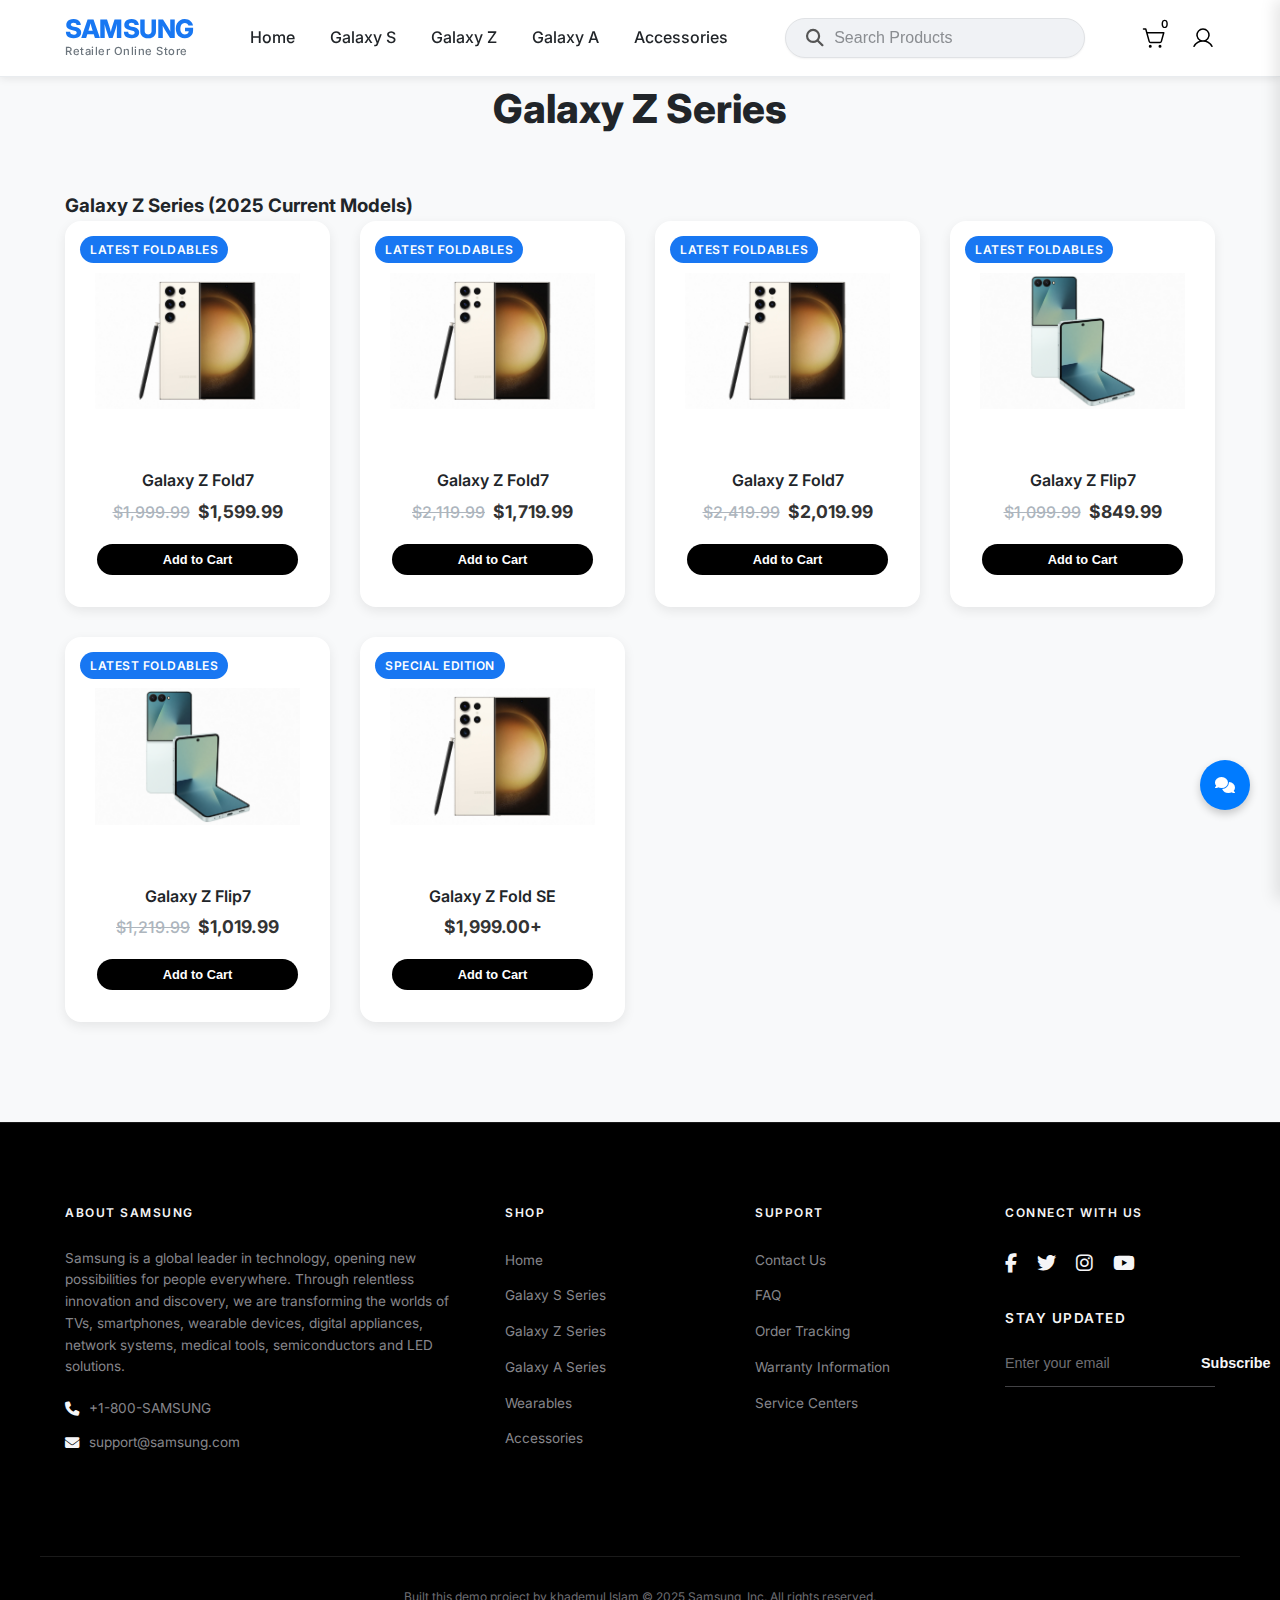
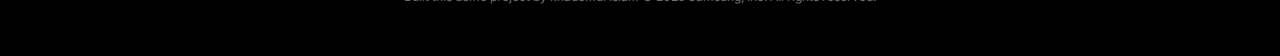
<file: galaxy-z.html>
<!DOCTYPE html>
<html lang="en">
<head>
    <meta charset="UTF-8">
    <meta name="viewport" content="width=device-width, initial-scale=1.0">
    <title>Galaxy Z Series | Samsung Galaxy Store</title>
    <link rel="stylesheet" href="style.css">
    <link rel="preconnect" href="https://fonts.googleapis.com">
    <link rel="preconnect" href="https://fonts.gstatic.com" crossorigin>
    <link href="https://fonts.googleapis.com/css2?family=Inter:wght@300;400;500;600;700;800;900&display=swap" rel="stylesheet">
    <link rel="stylesheet" href="https://cdnjs.cloudflare.com/ajax/libs/font-awesome/6.5.2/css/all.min.css">
    <style>
        /* Adjust icon sizes for a more sophisticated look */
        .user-actions .icon-link svg {
            width: 24px;
            height: 24px;
        }

        .user-svg-icon {
            width: 32px;
            height: 32px;
        }

        /* Product Card Adjustments for a more compact and sophisticated look */
        .product-card {
            max-width: 280px; /* Reduced max-width for a smaller card */
        }

        .product-image-container {
            padding: 5px; /* Reduced padding to frame the images */
        }

        .product-image-container img {
            /* Removed max-height to show full images */
            width: 100%;
            height: auto;
            object-fit: contain;
        }

        .product-info {
            padding: 12px; /* Reduced padding */
        }

        .product-name {
            font-size: 1rem; /* Slightly smaller product name */
        }

        .product-actions .add-to-cart-btn {
            padding: 8px 12px; /* Smaller buttons */
            font-size: 0.8rem;
        }

        /* Sophisticated Content Styling */
        .product-info {
            text-align: center; /* Center aligning content for a cleaner look */
        }

        .product-name {
            font-weight: 600; /* Semibold for a modern feel */
            margin-bottom: 4px;
        }

        .product-variant {
            font-size: 0.85rem; /* Smaller font size */
            color: #666;       /* Lighter color for secondary info */
            margin-bottom: 8px;
        }

        .product-price {
            font-size: 1.1rem;
            font-weight: 700; /* Bolder current price */
            color: #333;
            margin-bottom: 8px;
        }

        /* Style for button click effect */
        .product-actions button:active {
            transform: scale(0.95);
            transition: transform 0.1s ease;
        }

        /* Sophisticated styling for the offer section image */
        .offer-image-container {
            display: flex;
            align-items: center;
            justify-content: center;
        }
        .offer-image-container img {
            max-width: 400px; /* Reduced image size */
            width: 100%;
            height: auto;
            transition: transform 0.3s ease; /* Subtle transition for hover */
        }
        .offer-image-container img:hover {
            transform: scale(1.03); /* Slight zoom on hover */
        }

        /* Offer Section adjustments for a more compact look */
        .offer-text-content .offer-title {
            font-size: 2rem; /* Smaller title */
        }
        .offer-text-content .offer-product {
            font-size: 1.1rem; /* Smaller product name */
            margin-bottom: 1rem;
        }
        .offer-text-content .offer-details p {
            font-size: 0.9rem; /* Smaller details text */
        }
        .offer-text-content .offer-cta {
            padding: 10px 20px; /* Smaller button */
            font-size: 0.9rem;
        }
        .countdown-timer .timer-box {
            padding: 8px; /* Smaller timer boxes */
        }
        .countdown-timer .timer-value {
            font-size: 1.5rem; /* Smaller timer numbers */
        }
        .countdown-timer .timer-label {
            font-size: 0.7rem; /* Smaller timer labels */
        }

        /* Hero section image adjustments for a sophisticated look */
        .hero-section {
            position: relative; /* Needed for absolute positioning of children */
            height: 475px !important; /* Set a fixed height for the section */
            display: flex;
            align-items: center;
            justify-content: flex-start;
        }

        .hero-slider {
            position: absolute;
            top: 0;
            left: 0;
            width: 100%;
            height: 100%;
        }
        .hero-slider .slider-image {
            width: 100%;
            height: 100%;
            object-fit: cover; /* Ensure the image covers the area */
            position: absolute; /* Position images on top of each other */
            display: none; /* Hide all images by default */
        }
        .hero-slider .slider-image.active {
            display: block; /* Show only the active image */
        }

        /* Variant Selection Styling */
        .product-options {
            margin: 8px 0;
            display: flex;
            flex-direction: column;
            gap: 6px;
            align-items: center;
        }

        .color-options {
            display: flex;
            gap: 6px;
            justify-content: center;
        }

        .color-dot {
            width: 14px;
            height: 14px;
            border-radius: 50%;
            cursor: pointer;
            border: 1px solid #ccc;
            transition: transform 0.2s;
        }

        .color-dot:hover {
            transform: scale(1.2);
        }

        .color-dot.selected {
            outline: 2px solid #333;
            outline-offset: 1px;
        }

        .storage-options {
            display: flex;
            gap: 4px;
            justify-content: center;
            flex-wrap: wrap;
        }

        .storage-badge {
            font-size: 0.7rem;
            padding: 2px 6px;
            border: 1px solid #ddd;
            border-radius: 4px;
            cursor: pointer;
            color: #555;
            transition: all 0.2s;
        }

        .storage-badge:hover {
            border-color: #999;
        }

        .storage-badge.selected {
            background-color: #333;
            color: white;
            border-color: #333;
        }

        /* Back to Top Button */
        #backToTopBtn {
            display: none; /* Hidden by default */
            position: fixed; /* Fixed/sticky position */
            bottom: 20px; /* Place the button at the bottom of the page */
            right: 30px; /* Place the button on the right */
            z-index: 99; /* Make sure it does not overlap */
            border: none; /* Remove borders */
            outline: none; /* Remove outline */
            background-color: transparent; /* Transparent background */
            color: #fff; /* White icon */
            cursor: pointer; /* Add a mouse pointer on hover */
            padding: 15px; /* Some padding */
            border-radius: 50%; /* Circular button */
            font-size: 18px; /* Increase font size */
            width: 50px;
            height: 50px;
            box-shadow: none; /* Remove shadow for full transparency */
        }

        /* Chat Modal Button Styling */
        .chat-modal-btn {
            position: fixed;
            bottom: 90px;
            right: 30px;
            z-index: 100;
            width: 50px;
            height: 50px;
            border-radius: 50%;
            background-color: #007bff;
            color: #fff;
            display: flex;
            align-items: center;
            justify-content: center;
            cursor: pointer;
            box-shadow: 0 4px 8px rgba(0,0,0,0.2);
            transition: transform 0.3s ease;
        }
        .chat-modal-btn:hover {
            transform: scale(1.1);
        }

        /* Chat Widget Window Styling */
        .chat-widget-window {
            position: fixed;
            bottom: 150px;
            right: 30px;
            width: 320px;
            height: 400px;
            background-color: #fff;
            border-radius: 16px;
            box-shadow: 0 5px 30px rgba(0,0,0,0.15);
            z-index: 1000;
            display: none; /* Hidden by default */
            flex-direction: column;
            overflow: hidden;
            border: 1px solid #f0f0f0;
            animation: slideIn 0.3s ease;
        }

        @keyframes slideIn {
            from { opacity: 0; transform: translateY(20px); }
            to { opacity: 1; transform: translateY(0); }
        }

        .chat-header {
            background-color: #007bff;
            color: #fff;
            padding: 15px;
            display: flex;
            justify-content: space-between;
            align-items: center;
        }

        .chat-header h4 {
            margin: 0;
            font-size: 1rem;
            font-weight: 600;
        }

        .chat-close {
            cursor: pointer;
            font-size: 1.2rem;
        }

        .chat-body {
            flex: 1;
            padding: 15px;
            background-color: #f9f9f9;
            overflow-y: auto;
            display: flex;
            flex-direction: column;
        }

        .chat-message {
            background-color: #e9ecef;
            padding: 10px 15px;
            border-radius: 12px;
            border-bottom-left-radius: 2px;
            margin-bottom: 10px;
            font-size: 0.9rem;
            line-height: 1.4;
            color: #333;
            max-width: 85%;
        }

        .chat-message.user-message {
            background-color: #007bff;
            color: #fff;
            align-self: flex-end;
            border-bottom-left-radius: 12px;
            border-bottom-right-radius: 2px;
        }

        .message-time {
            display: block;
            font-size: 0.65rem;
            margin-top: 4px;
            opacity: 0.7;
            text-align: right;
        }

        .chat-footer {
            padding: 10px;
            border-top: 1px solid #eee;
            background: #fff;
            display: flex;
            gap: 10px;
        }

        .chat-footer input {
            flex: 1;
            padding: 10px;
            border: 1px solid #ddd;
            border-radius: 20px;
            outline: none;
            font-size: 0.9rem;
        }

        .chat-footer button {
            background: #007bff;
            color: #fff;
            border: none;
            width: 36px;
            height: 36px;
            border-radius: 50%;
            cursor: pointer;
            display: flex;
            align-items: center;
            justify-content: center;
        }

        /* Typing Indicator Styling */
        .typing-indicator {
            background-color: #e9ecef;
            padding: 15px;
            border-radius: 12px;
            border-bottom-left-radius: 2px;
            margin-bottom: 10px;
            width: fit-content;
            display: flex;
            align-items: center;
            gap: 4px;
        }
        .typing-indicator span {
            height: 6px;
            width: 6px;
            background-color: #666;
            border-radius: 50%;
            animation: typing 1.4s infinite ease-in-out both;
        }
        .typing-indicator span:nth-child(1) { animation-delay: -0.32s; }
        .typing-indicator span:nth-child(2) { animation-delay: -0.16s; }
        @keyframes typing {
            0%, 80%, 100% { transform: scale(0); }
            40% { transform: scale(1); }
        }

        /* Blur effect when chat is active */
        body.chat-active > header,
        body.chat-active > main,
        body.chat-active > footer {
            filter: blur(5px);
            pointer-events: none;
            transition: filter 0.3s ease;
        }

        /* User Dropdown Styling - Premium Look */
        .user-dropdown-container {
            position: relative;
        }

        .user-dropdown-menu {
            visibility: hidden;
            opacity: 0;
            position: absolute;
            top: 100%;
            right: 0;
            background: #ffffff;
            width: 200px;
            border-radius: 12px;
            box-shadow: 0 10px 30px rgba(0,0,0,0.15);
            padding: 10px;
            transform: translateY(15px);
            transition: all 0.3s cubic-bezier(0.165, 0.84, 0.44, 1);
            z-index: 1001;
            margin-top: 10px;
            border: 1px solid rgba(0,0,0,0.05);
        }

        /* Bridge gap for hover stability */
        .user-dropdown-menu::before {
            content: "";
            position: absolute;
            top: -20px;
            left: 0;
            width: 100%;
            height: 20px;
        }

        /* Arrow pointing up */
        .user-dropdown-menu::after {
            content: "";
            position: absolute;
            top: -6px;
            right: 15px;
            width: 12px;
            height: 12px;
            background: #ffffff;
            transform: rotate(45deg);
            border-top: 1px solid rgba(0,0,0,0.05);
            border-left: 1px solid rgba(0,0,0,0.05);
        }

        .user-dropdown-container:hover .user-dropdown-menu {
            visibility: visible;
            opacity: 1;
            transform: translateY(0);
        }

        .user-dropdown-menu a {
            display: block;
            padding: 10px 15px;
            color: #333;
            text-decoration: none;
            font-weight: 500;
            border-radius: 8px;
            transition: background 0.2s, color 0.2s;
            font-size: 0.9rem;
            margin-bottom: 2px;
        }

        .user-dropdown-menu a:hover {
            background-color: #f0f2f5;
            color: #000;
        }

        /* Value Proposition Section - Mi.com style */
        .value-prop {
            padding: 60px 0;
            background-color: #fff;
            border-top: 1px solid #e0e0e0;
            border-bottom: 1px solid #e0e0e0;
            margin-top: 0;
            text-align: center;
            width: 100%;
        }

        .value-prop-title {
            text-align: center;
            margin-top: 0;
            margin-bottom: 40px;
            font-size: 36px;
            font-weight: 700;
            color: #333;
        }

        .value-prop-items {
            display: flex;
            justify-content: center;
            width: 100%;
        }

        .prop-item {
            display: flex;
            flex-direction: column;
            align-items: center;
            text-align: center;
            padding: 30px 40px;
            position: relative;
            color: #333;
            flex: 1;
            width: 100%;
            box-sizing: border-box;
        }

        /* Vertical divider */
        .prop-item:not(:last-child)::after {
            content: "";
            position: absolute;
            right: 0;
            top: 50%;
            transform: translateY(-50%);
            height: 40px;
            width: 1px;
            background-color: #e0e0e0;
        }

        .prop-icon {
            font-size: 40px;
            margin-bottom: 20px;
            color: #999;
            transition: color 0.3s ease;
            display: inline-block;
            cursor: pointer;
        }

        .prop-item:hover .prop-icon {
            color: #000;
            transform: none;
        }

        .prop-item h4 {
            font-size: 20px;
            font-weight: 600;
            margin-bottom: 10px;
        }

        .prop-item p {
            font-size: 16px;
            color: #757575;
            max-width: 280px;
            line-height: 1.6;
        }

        @media (max-width: 768px) {
            .value-prop {
                padding: 20px 0;
            }
            .value-prop-items {
                flex-direction: column;
            }
            .prop-item {
                padding: 20px;
                border-bottom: 1px solid #f0f0f0;
            }
            .prop-item:not(:last-child)::after {
                display: none;
            }
            .prop-item:last-child {
                border-bottom: none;
            }
        }

        /* Discover More Section - 5 Columns 4 Rows Layout */
        .discover-more-section .product-grid {
            display: grid;
            grid-template-columns: repeat(5, 1fr);
            grid-template-rows: repeat(4, 1fr);
            gap: 20px;
        }

        .discover-more-section .product-card {
            max-width: 224px; /* Adjusted for 5 columns in 1200px container */
        }

        .discover-more-section .product-image-container img {
            max-height: 160px; /* Adjusted image height */
        }

        @media (max-width: 1200px) {
            .discover-more-section .product-grid {
                grid-template-columns: repeat(4, 1fr);
                grid-template-rows: repeat(4, 1fr);
            }
        }

        @media (max-width: 768px) {
            .discover-more-section .product-grid {
                grid-template-columns: repeat(3, 1fr);
                grid-template-rows: repeat(4, 1fr);
            }
        }

        @media (max-width: 480px) {
            .discover-more-section .product-grid {
                grid-template-columns: repeat(2, 1fr);
                grid-template-rows: repeat(4, 1fr);
            }
        }

        .footer-bottom {
            text-align: center;
        }

        .cart-count {
            position: relative;
            top: -0.5em;
            font-size: 0.8em;
            margin-left: 2px;
            color: #ff0000;
            font-weight: bold;
        }

        .cart-icon {
            margin-right: 20px;
        }
    </style>
</head>
<body>
    <header class="main-header">
        <nav>
            <div class="logo-container">
                <div class="logo"><a href="index.html" style="text-decoration: none; color: inherit;">SAMSUNG</a></div>
                <span class="tagline">Retailer Online Store</span>
            </div>
            <div class="nav-links-container">
                <ul class="nav-links">
                    <li><a href="index.html">Home</a></li>
                    <li><a href="galaxy-s.html">Galaxy S</a></li>
                    <li><a href="galaxy-z.html">Galaxy Z</a></li>
                    <li><a href="galaxy-a.html">Galaxy A</a></li>
                    <li><a href="accessories.html">Accessories</a></li>
                </ul>
            </div>
            <div class="hamburger"><i class="fas fa-bars"></i></div>
            <div class="close-icon"><i class="fas fa-times"></i></div>
            <div class="search-bar">
                <i class="fas fa-search"></i>
                <input type="text" placeholder="Search Products">
            </div>
            <div class="user-actions">
                <a href="#" class="icon-link cart-icon" aria-label="Shopping Cart">
                    <img src="assets/images/cartphos.svg" alt="Shopping Cart" class="icon-svg">
                    <span class="cart-count">0</span></a>
                <div class="user-dropdown-container">
                    <a href="#" class="icon-link user-icon" aria-label="User Profile">
                        <img src="assets/images/userphos.svg" alt="User Profile" class="icon-svg">
                    </a>
                    <div class="user-dropdown-menu">
                        <a href="#">Login</a>
                        <a href="#">Sign Up</a>
                    </div>
                </div>
            </div>
        </nav>
    </header>

    <main class="page-content">
        <section class="product-listings">
            <h2>Galaxy Z Series</h2>
            <h3>Galaxy Z Series (2025 Current Models)</h3>
            <div class="product-grid">
                <div class="product-card" data-name="Galaxy Z Fold7 12GB / 256GB">
                    <div class="product-badge">LATEST FOLDABLES</div>
                    <div class="product-image-container"><img src="assets/images/s23ultra.jpg" alt="Galaxy Z Fold7"></div>
                    <div class="product-info">
                        <h3 class="product-name">Galaxy Z Fold7</h3>
                        <p class="product-price"><span class="old-price">$1,999.99</span> $1,599.99</p>
                        <div class="product-actions">
                            <button class="add-to-cart-btn">Add to Cart</button>
                        </div>
                    </div>
                </div>
                <div class="product-card" data-name="Galaxy Z Fold7 12GB / 512GB">
                    <div class="product-badge">LATEST FOLDABLES</div>
                    <div class="product-image-container"><img src="assets/images/s23ultra.jpg" alt="Galaxy Z Fold7"></div>
                    <div class="product-info">
                        <h3 class="product-name">Galaxy Z Fold7</h3>
                        <p class="product-price"><span class="old-price">$2,119.99</span> $1,719.99</p>
                        <div class="product-actions">
                            <button class="add-to-cart-btn">Add to Cart</button>
                        </div>
                    </div>
                </div>
                <div class="product-card" data-name="Galaxy Z Fold7 16GB / 1TB">
                    <div class="product-badge">LATEST FOLDABLES</div>
                    <div class="product-image-container"><img src="assets/images/s23ultra.jpg" alt="Galaxy Z Fold7"></div>
                    <div class="product-info">
                        <h3 class="product-name">Galaxy Z Fold7</h3>
                        <p class="product-price"><span class="old-price">$2,419.99</span> $2,019.99</p>
                        <div class="product-actions">
                            <button class="add-to-cart-btn">Add to Cart</button>
                        </div>
                    </div>
                </div>
                <div class="product-card" data-name="Galaxy Z Flip7 12GB / 256GB">
                    <div class="product-badge">LATEST FOLDABLES</div>
                    <div class="product-image-container"><img src="assets/images/flip7.jpg" alt="Galaxy Z Flip7"></div>
                    <div class="product-info">
                        <h3 class="product-name">Galaxy Z Flip7</h3>
                        <p class="product-price"><span class="old-price">$1,099.99</span> $849.99</p>
                        <div class="product-actions">
                            <button class="add-to-cart-btn">Add to Cart</button>
                        </div>
                    </div>
                </div>
                <div class="product-card" data-name="Galaxy Z Flip7 12GB / 512GB">
                    <div class="product-badge">LATEST FOLDABLES</div>
                    <div class="product-image-container"><img src="assets/images/flip7.jpg" alt="Galaxy Z Flip7"></div>
                    <div class="product-info">
                        <h3 class="product-name">Galaxy Z Flip7</h3>
                        <p class="product-price"><span class="old-price">$1,219.99</span> $1,019.99</p>
                        <div class="product-actions">
                            <button class="add-to-cart-btn">Add to Cart</button>
                        </div>
                    </div>
                </div>
                <div class="product-card" data-name="Galaxy Z Fold SE 16GB / 512GB">
                    <div class="product-badge">SPECIAL EDITION</div>
                    <div class="product-image-container"><img src="assets/images/s23ultra.jpg" alt="Galaxy Z Fold SE"></div>
                    <div class="product-info">
                        <h3 class="product-name">Galaxy Z Fold SE</h3>
                        <p class="product-price">$1,999.00+</p>
                        <div class="product-actions">
                            <button class="add-to-cart-btn">Add to Cart</button>
                        </div>
                    </div>
                </div>
            </div>
        </section>
    </main>

    <footer class="main-footer">
        <div class="footer-content">
            <div class="footer-section about">
                <h3>About Samsung</h3>
                <p>Samsung is a global leader in technology, opening new possibilities for people everywhere. Through relentless innovation and discovery, we are transforming the worlds of TVs, smartphones, wearable devices, digital appliances, network systems, medical tools, semiconductors and LED solutions.</p>
                <div class="contact">
                    <span><i class="fa fa-phone"></i> +1-800-SAMSUNG</span>
                    <span><i class="fa fa-envelope"></i> support@samsung.com</span>
                </div>
            </div>
            <div class="footer-section links">
                <h3>Shop</h3>
                <ul>
                    <li><a href="index.html">Home</a></li>
                    <li><a href="galaxy-s.html">Galaxy S Series</a></li>
                    <li><a href="galaxy-z.html">Galaxy Z Series</a></li>
                    <li><a href="galaxy-a.html">Galaxy A Series</a></li>
                    <li><a href="accessories.html">Wearables</a></li>
                    <li><a href="accessories.html">Accessories</a></li>
                </ul>
            </div>
            <div class="footer-section links">
                <h3>Support</h3>
                <ul>
                    <li><a href="#">Contact Us</a></li>
                    <li><a href="#">FAQ</a></li>
                    <li><a href="#">Order Tracking</a></li>
                    <li><a href="#">Warranty Information</a></li>
                    <li><a href="#">Service Centers</a></li>
                </ul>
            </div>
            <div class="footer-section social">
                <h3>Connect With Us</h3>
                <div class="social-links">
                    <a href="#" target="_blank"><i class="fab fa-facebook-f"></i></a>
                    <a href="#" target="_blank"><i class="fab fa-twitter"></i></a>
                    <a href="#" target="_blank"><i class="fab fa-instagram"></i></a>
                    <a href="#" target="_blank"><i class="fab fa-youtube"></i></a>
                </div>
                <div class="newsletter">
                    <h4>Stay Updated</h4>
                    <form action="#" method="POST">
                        <input type="email" placeholder="Enter your email" required>
                        <button type="submit">Subscribe</button>
                    </form>
                </div>
            </div>
        </div>
        <div class="footer-bottom"> Built this demo project by khademul Islam
            &copy; 2025 Samsung, Inc. All rights reserved.
        </div>
        <!-- <div class="footer-credits">
            <p>
                <a href="https://iconscout.com/icons/shopping-bag" target="_blank">Shopping Bag Icon</a> by <a href="https://iconscout.com/contributors/unicons" target="_blank">Unicons Font</a>,
                <a href="https://iconscout.com/icons/user" target="_blank">User Icon</a> by <a href="https://iconscout.com/contributors/lucia-gonzalez" target="_blank">Lucía González</a> on <a href="https://iconscout.com" target="_blank">IconScout</a>.
            </p>
        </div> -->
    </footer>

    <!-- Back to Top Button -->
    <button id="backToTopBtn" title="Go to top"><i class="fas fa-arrow-up"></i></button>

    <!-- Chat Modal Button -->
    <div class="chat-modal-btn">
        <i class="fas fa-comments"></i>
    </div>

    <!-- Chat Modal Window -->
    <div class="chat-widget-window" id="chatWindow">
        <div class="chat-header">
            <h4>Samsung Support</h4>
            <span class="chat-close" id="chatCloseBtn">&times;</span>
        </div>
        <div class="chat-body">
            <div class="chat-message">
                Hello! How can I help you with your Galaxy device today?
            </div>
        </div>
        <div class="chat-footer">
            <input type="text" placeholder="Type a message...">
            <button><i class="fas fa-paper-plane"></i></button>
        </div>
    </div>

    <script>
        const chatBtn = document.querySelector('.chat-modal-btn');
        const chatWindow = document.getElementById('chatWindow');
        const chatCloseBtn = document.getElementById('chatCloseBtn');
        const chatInput = document.querySelector('.chat-footer input');
        const chatSendBtn = document.querySelector('.chat-footer button');
        const chatBody = document.querySelector('.chat-body');

        function getCurrentTime() {
            return new Date().toLocaleTimeString([], { hour: '2-digit', minute: '2-digit' });
        }

        // Sound Effect (Simple 'Pop' using Web Audio API)
        function playOpenSound() {
            const ctx = new (window.AudioContext || window.webkitAudioContext)();
            const osc = ctx.createOscillator();
            const gain = ctx.createGain();
            osc.connect(gain);
            gain.connect(ctx.destination);
            osc.type = 'sine';
            osc.frequency.setValueAtTime(600, ctx.currentTime);
            osc.frequency.exponentialRampToValueAtTime(300, ctx.currentTime + 0.1);
            gain.gain.setValueAtTime(0.1, ctx.currentTime);
            gain.gain.exponentialRampToValueAtTime(0.01, ctx.currentTime + 0.1);
            osc.start();
            osc.stop(ctx.currentTime + 0.1);
        }

        function toggleChat() {
            const isHidden = chatWindow.style.display === 'none' || chatWindow.style.display === '';
            chatWindow.style.display = isHidden ? 'flex' : 'none';
            if (isHidden) {
                document.body.classList.add('chat-active');
                playOpenSound();
            } else {
                document.body.classList.remove('chat-active');
            }
        }

        function showTypingIndicator() {
            const typingDiv = document.createElement('div');
            typingDiv.classList.add('typing-indicator');
            typingDiv.id = 'typingIndicator';
            typingDiv.innerHTML = '<span></span><span></span><span></span>';
            chatBody.appendChild(typingDiv);
            chatBody.scrollTop = chatBody.scrollHeight;
        }

        function removeTypingIndicator() {
            const typingDiv = document.getElementById('typingIndicator');
            if (typingDiv) typingDiv.remove();
        }

        function sendMessage() {
            const message = chatInput.value.trim();
            if (message) {
                const msgDiv = document.createElement('div');
                msgDiv.classList.add('chat-message', 'user-message');
                
                msgDiv.appendChild(document.createTextNode(message));
                const timeSpan = document.createElement('span');
                timeSpan.classList.add('message-time');
                timeSpan.textContent = getCurrentTime();
                msgDiv.appendChild(timeSpan);

                chatBody.appendChild(msgDiv);
                chatInput.value = '';
                chatBody.scrollTop = chatBody.scrollHeight;

                // Show typing indicator
                showTypingIndicator();

                // Auto Bot Reply after 1.5 seconds
                setTimeout(() => {
                    removeTypingIndicator();
                    const botMsgDiv = document.createElement('div');
                    botMsgDiv.classList.add('chat-message');
                    botMsgDiv.textContent = "Thank you for contacting Samsung Support. How else can I assist you?";
                    const botTimeSpan = document.createElement('span');
                    botTimeSpan.classList.add('message-time');
                    botTimeSpan.textContent = getCurrentTime();
                    botMsgDiv.appendChild(botTimeSpan);
                    chatBody.appendChild(botMsgDiv);
                    chatBody.scrollTop = chatBody.scrollHeight;
                }, 1500);
            }
        }

        chatBtn.addEventListener('click', toggleChat);
        chatCloseBtn.addEventListener('click', toggleChat);
        chatSendBtn.addEventListener('click', sendMessage);
        chatInput.addEventListener('keypress', (e) => {
            if (e.key === 'Enter') sendMessage();
        });

        // Add timestamp to the initial static message
        const initialMsg = document.querySelector('.chat-message');
        if (initialMsg && !initialMsg.querySelector('.message-time')) {
            const timeSpan = document.createElement('span');
            timeSpan.classList.add('message-time');
            timeSpan.textContent = getCurrentTime();
            initialMsg.appendChild(timeSpan);
        }

        // Close chat when clicking outside
        document.addEventListener('click', (e) => {
            if (chatWindow.style.display === 'flex' && !chatWindow.contains(e.target) && !chatBtn.contains(e.target)) {
                toggleChat();
            }
        });

        // Back to Top Button Logic
        const backToTopBtn = document.getElementById("backToTopBtn");

        window.addEventListener('scroll', () => {
            if (document.body.scrollTop > 20 || document.documentElement.scrollTop > 20) {
                backToTopBtn.style.display = "block";
            } else {
                backToTopBtn.style.display = "none";
            }
        });

        backToTopBtn.addEventListener("click", function() {
            window.scrollTo({top: 0, behavior: 'smooth'});
        });
    </script>

    <div class="cart-overlay" id="cartOverlay"></div>
    <aside class="cart-sidebar" id="cartSidebar">
        <div class="cart-header">
            <h3>Your Cart</h3>
            <button class="close-cart" id="closeCart">?</button>
        </div>
        <div class="cart-items" id="cartItems">
            <!-- Cart items will be loaded here by JavaScript -->
            <p class="empty-cart-message">Your cart is empty.</p>
        </div>
        <div class="cart-footer">
            <div class="cart-total">
                <span>Total:</span>
                <span class="total-price">$0.00</span>
            </div>
            <button class="checkout-button">Checkout</button>
        </div>
    </aside>
    <script src="script.js"></script>
</body>
</html>
</file>
<file: style.css>
/* Base Reset */
* {
    box-sizing: border-box;
    margin: 0;
    padding: 0;
}

:root {
    --primary-blue: #007bff;
    --samsung-blue: #1877F2; /* Facebook Blue */
    --dark-text: #212529; /* Darker text for better contrast */
    --light-gray: #f8f9fa;
    --medium-gray: #e9ecef;
    --white: #ffffff;
    --shadow-light: rgba(0, 0, 0, 0.08);
    --shadow-hover: rgba(0, 0, 0, 0.15);
}

body {
    font-family: "Inter", sans-serif; /* Modern clean font */
    background-color: var(--light-gray);
    color: var(--dark-text);
    line-height: 1.6;
    -webkit-font-smoothing: antialiased;
    -moz-osx-font-smoothing: grayscale;
    overflow-x: hidden;
}

/* 1. Header Styling */
.main-header {
    background-color: var(--white);
    border-bottom: 1px solid var(--medium-gray);
    box-shadow: 0 2px 8px var(--shadow-light);
    position: sticky;
    top: 0;
    z-index: 1000;
}

.main-header nav {
    max-width: 1200px;
    margin: 0 auto;
    padding: 15px 25px;
    display: flex;
    justify-content: space-between;
    align-items: center;
}

.logo-container {
    display: flex;
    flex-direction: column;
}

.logo {
    font-size: 1.6rem;
    font-weight: 800;
    color: var(--samsung-blue);
    letter-spacing: -0.5px;
    line-height: 1.1;
}

.tagline {
    font-size: 0.7rem;
    font-weight: 500;
    color: #6c757d;
    letter-spacing: 0.5px;
}

.nav-links {
    list-style: none;
    display: flex;
    gap: 35px;
}

.nav-links a {
    text-decoration: none;
    color: var(--dark-text);
    font-weight: 500;
    transition: color 0.3s ease;
    padding: 5px 0;
    position: relative;
}

.nav-links a:hover {
    color: var(--primary-blue);
}

.nav-links a::after {
    content: "";
    position: absolute;
    left: 0;
    bottom: 0;
    width: 0;
    height: 2px;
    background-color: var(--primary-blue);
    transition: width 0.3s ease;
}

.nav-links a:hover::after {
    width: 100%;
}


.user-actions {
    display: flex;
    gap: 5px !important;
}

/* Search Bar Styling */
.search-bar {
    display: flex;
    align-items: center;
    background-color: #F0F2F5; /* A softer, more premium light gray */
    border: 1px solid #E0E2E5; /* A subtle border */
    border-radius: 25px;
    padding: 10px 20px; /* Increased padding for a more spacious feel */
    box-shadow: 0 1px 2px rgba(0,0,0,0.05); /* Softer shadow */
    transition: all 0.3s cubic-bezier(0.25, 0.8, 0.25, 1); /* Smoother transition */
    width: 300px; /* A bit wider by default */
}

.search-bar:hover {
    box-shadow: 0 4px 8px rgba(0,0,0,0.1); /* Slightly more pronounced shadow on hover */
}

.search-bar:focus-within {
    background-color: var(--white);
    border-color: var(--primary-blue);
    box-shadow: 0 0 0 4px rgba(0, 123, 255, 0.1), 0 1px 2px rgba(0,0,0,0.05); /* More prominent focus ring */
    width: 350px;
}

.search-bar i {
    color: #555; /* Darker icon for better contrast */
    font-size: 1.1rem;
    margin-right: 10px; /* Space between icon and input */
}

.search-bar input {
    border: none;
    background: transparent;
    outline: none;
    padding: 0;
    font-size: 1rem;
    font-weight: 500; /* Slightly bolder font */
    color: var(--dark-text);
    flex-grow: 1;
}

.search-bar input::placeholder {
    color: #8A8D91; /* Softer placeholder color */
    font-weight: 400;
}



/* Responsive adjustments for search bar */
@media (max-width: 992px) {
    .search-bar {
        width: 200px; /* Smaller width on medium screens */
    }
    .search-bar:focus-within {
        width: 250px; /* Expand less on medium screens */
    }
}

@media (max-width: 768px) {
    .search-bar {
        width: 100%; /* Full width on mobile */
        margin-top: 10px;
        order: 3; /* Position it below nav links and user actions */
    }
    .search-bar:focus-within {
        width: 100%;
    }
}





/* 2. Hero Section */
.hero-section {
    background-size: cover;
    background-position: center center;
    height: 70vh; /* Slightly taller hero */
    display: flex;
    align-items: center;
    justify-content: flex-start; /* Align content to the left */
    color: var(--white);
    margin-bottom: 60px;
    position: relative;
    padding-left: 8%; /* Adjust padding for content */
}

.hero-section::before {
    content: "";
    position: absolute;
    top: 0;
    left: 0;
    right: 0;
    bottom: 0;
    background: none;
    z-index: 1;
}

.hero-content {
    position: relative;
    z-index: 2;
    max-width: 500px;
    text-align: left;
}

.hero-title {
    font-size: 3.8rem;
    margin-bottom: 20px;
    font-weight: 900;
    line-height: 1.1;
    text-shadow: 2px 2px 8px var(--shadow-light);
    color: black;
}

.hero-subtitle {
    font-size: 1.3rem;
    margin-bottom: 35px;
    opacity: 0.95;
    font-weight: 400;
    color: black;
}

.cta-button {
    display: inline-block;
    padding: 14px 40px;
    background-color: var(--primary-blue);
    color: var(--white);
    text-decoration: none;
    border-radius: 8px; /* Slightly more rounded */
    font-weight: 600;
    transition: background-color 0.3s ease, transform 0.2s ease;
    box-shadow: 0 4px 10px var(--shadow-light);
}

.cta-button:hover {
    background-color: #0056b3; /* Darker shade on hover */
    transform: translateY(-2px);
}

/* 3. Product Grid */
.product-listings {
    max-width: 1200px;
    margin: 0 auto 80px;
    padding: 0 25px;
}

.product-listings h2 {
    text-align: center;
    margin-bottom: 50px;
    font-size: 2.5rem;
    color: var(--dark-text);
    font-weight: 800;
}

.product-grid {
    display: grid;
    grid-template-columns: repeat(4, 1fr);
    gap: 30px;
}

.popular-grid {
    grid-template-columns: repeat(4, 1fr);
}

/* Product Card - Premium Redesign */
.product-card {
    background-color: var(--white);
    border-radius: 16px; /* 16px rounded corners */
    text-align: left;
    transition: transform 0.3s ease, box-shadow 0.3s ease;
    box-shadow: 0 4px 12px rgba(0, 0, 0, 0.08); /* Softer shadow */
    display: flex;
    flex-direction: column;
    overflow: hidden; /* For smooth image zoom and button animation */
    position: relative;
    padding: 20px; /* Sufficient whitespace */
    border: none; /* Borderless */
}

.product-card:hover {
    transform: translateY(-5px); /* Subtle lift on hover */
    box-shadow: 0 8px 20px rgba(0, 0, 0, 0.12); /* Enhanced shadow on hover */
}

.product-badge {
    position: absolute;
    top: 15px;
    left: 15px;
    background-color: var(--samsung-blue); /* A prominent color */
    color: var(--white);
    padding: 4px 10px;
    border-radius: 20px; /* Pill shape for badge */
    font-size: 0.75rem;
    font-weight: 600;
    z-index: 10;
    text-transform: uppercase;
    letter-spacing: 0.5px;
}

.product-card .product-image-container {
    padding: 10px; /* Adjust padding around image */
    display: flex;
    align-items: center;
    justify-content: center;
    height: 200px; /* Adjusted height */
    margin-bottom: 15px;
    position: relative; /* For image shadow */
}

.product-card .product-image-container::after {
    content: '';
    position: absolute;
    bottom: -10px; /* Position below the image */
    left: 10%;
    width: 80%;
    height: 10px;
    background: rgba(0, 0, 0, 0.1);
    border-radius: 50%;
    filter: blur(5px); /* Blended drop shadow */
    z-index: -1;
}

.product-card img {
    max-width: 100%;
    max-height: 100%;
    object-fit: contain;
    transition: transform 0.4s cubic-bezier(0.25, 0.8, 0.25, 1); /* Smoother zoom transition */
}

.product-card:hover img {
    transform: scale(1.05); /* 1.05x zoom on hover */
}

.product-info {
    padding: 0 5px; /* Adjust padding */
    flex-grow: 1;
    display: flex;
    flex-direction: column;
    text-align: center; /* Center product info */
}

.product-name {
    font-size: 1.4rem; /* Adjusted font size */
    font-weight: 700;
    color: var(--dark-text);
    margin: 0 0 5px 0;
}

.product-variant {
    font-size: 0.9rem;
    color: #6c757d; /* Light gray for sub-text */
    margin-bottom: 10px;
}

.product-price {
    font-size: 1.6rem;
    font-weight: 800;
    color: var(--dark-text); /* Primary color for current price */
    margin: 0 0 15px 0;
    display: flex; /* To align old and new price */
    justify-content: center;
    align-items: baseline;
    gap: 8px;
}

.product-price .old-price {
    font-size: 1rem;
    color: #adb5bd; /* Lighter gray for old price */
    text-decoration: line-through; /* Strikethrough */
    font-weight: 500;
}

.feature-tag {
    font-size: 0.8rem;
    font-weight: 600;
    padding: 5px 12px;
    border-radius: 20px;
    background-color: var(--primary-blue);
    color: var(--white);
    margin: 0 auto 15px auto; /* Center the feature tag */
    align-self: center; /* Ensure it's centered */
}

.product-actions {
    margin-top: auto; /* Push to bottom */
    display: flex;
    justify-content: center; /* Center buttons */
    gap: 10px;
    position: relative; /* Keep relative for favorite button positioning */
    padding-top: 10px; /* Space above buttons */
    /* Removed overflow: hidden; */
}

.add-to-cart-btn {
    position: static; /* Make it flow naturally */
    /* bottom: 0;
    left: 0; */
    width: 100%;
    padding: 12px 20px;
    background-color: #000000; /* Black background */
    color: var(--white); /* White text */
    border: none;
    border-radius: 50px; /* Pill-shaped */
    font-size: 1rem;
    font-weight: 600;
    cursor: pointer;
    /* Removed transition, transform, opacity for hover effect */
    z-index: 5;
}
/* Removed .product-card:hover .add-to-cart-btn */

.add-to-favorites {
    background-color: transparent;
    color: var(--primary-blue);
    border: 1px solid var(--medium-gray);
    width: 40px; /* Smaller favorite button */
    height: 40px;
    border-radius: 50%; /* Circular */
    display: flex;
    align-items: center;
    justify-content: center;
    flex-shrink: 0; 
    transition: all 0.3s ease;
    position: absolute; /* Position independently */
    top: 10px;
    right: 10px;
    z-index: 10;
    box-shadow: 0 2px 5px rgba(0,0,0,0.1);
}

.add-to-favorites:hover {
    background-color: var(--medium-gray);
    color: var(--dark-text);
    transform: scale(1.1);
}

.add-to-favorites.active {
    color: #ff4b4b;
    font-weight: 900;
}

/* Offer Section - Redesigned Premium Look */
.offer-section {
    background-color: #000000; /* Rich Black */
    color: var(--white);
    padding: 60px 25px; /* Reduced vertical padding */
    margin: 80px auto;
    max-width: 1400px; /* Slightly wider */
    border-radius: 16px; /* Slightly more rounded */
    overflow: hidden; /* For animation purposes */
    position: relative;
    box-shadow: 0 10px 30px rgba(0, 0, 0, 0.5); /* Deep shadow */
    transition: transform 0.5s ease-in-out; /* Smooth hover animation */
}

.offer-section:hover {
    transform: scale(1.01); /* Subtle zoom-in effect on hover */
}

.offer-content-wrapper {
    display: grid;
    grid-template-columns: 1fr auto 1fr; /* Text | Image | Timer */
    align-items: center;
    max-width: 1200px;
    margin: 0 auto;
    gap: 40px;
}

.offer-text-content {
    flex: 1;
    min-width: 300px; /* Ensure text content takes enough space */
    text-align: left;
}

.offer-image-container {
    display: flex;
    justify-content: center;
    align-items: center;
    padding: 20px;
}

.offer-image-container img {
    max-width: 100%;
    height: auto;
    max-height: 250px; /* Limit image height */
    object-fit: contain;
    filter: drop-shadow(0 10px 20px rgba(0,0,0,0.4)); /* Premium shadow */
    transition: transform 0.3s ease-in-out;
}

.offer-image-container img:hover {
    transform: scale(1.05); /* Subtle zoom on hover */
}

.offer-title {
    font-size: 3.8rem; /* Large and clear */
    font-weight: 900;
    margin-bottom: 10px;
    line-height: 1.1;
    color: var(--white);
    text-shadow: 2px 2px 10px rgba(0,0,0,0.7);
}

.offer-product {
    font-size: 2rem;
    font-weight: 600;
    margin-bottom: 20px;
    color: #FFD700; /* Gold color for product name */
}

.offer-details p {
    font-size: 1.2rem;
    margin-bottom: 30px;
    line-height: 1.6;
    color: #cccccc;
}

/* Countdown Timer */
.countdown-timer {
    display: flex;
    gap: 20px;
    justify-content: center;
    align-items: center;
}

.timer-box {
    background-color: rgba(255, 255, 255, 0.1); /* Semi-transparent white */
    border: 1px solid rgba(255, 255, 255, 0.3); /* Thin white border */
    border-radius: 8px;
    padding: 15px 20px;
    text-align: center;
    min-width: 90px;
    box-shadow: 0 2px 10px rgba(0,0,0,0.3);
}

.timer-value {
    display: block;
    font-size: 2.5rem;
    font-weight: 700;
    color: var(--white);
    line-height: 1;
    margin-bottom: 5px;
}

.timer-label {
    display: block;
    font-size: 0.9rem;
    color: #cccccc;
    text-transform: uppercase;
}

/* CTA Button - Pill-shaped */
.offer-cta {
    display: inline-block;
    background-color: var(--white); /* White background */
    color: #000000; /* Black text */
    padding: 15px 40px;
    border-radius: 50px; /* Pill-shaped */
    text-decoration: none;
    font-weight: 700;
    font-size: 1.1rem;
    transition: transform 0.3s ease, box-shadow 0.3s ease;
    box-shadow: 0 5px 15px rgba(0,0,0,0.3);
    border: none; /* Remove default button border */
}

.offer-cta:hover {
    transform: scale(1.05); /* Slightly enlarge on hover */
    box-shadow: 0 8px 20px rgba(0,0,0,0.4);
}

/* Responsive adjustments for Offer Section */
@media (max-width: 768px) {
    .offer-content-wrapper {
        grid-template-columns: 1fr; /* Stack vertically */
        text-align: center;
    }

    .offer-text-content, .offer-image-container, .countdown-timer {
        margin-bottom: 30px; /* Add spacing between stacked elements */
    }

    .offer-text-content {
        min-width: unset; /* Remove min-width on smaller screens */
        text-align: center;
    }

    .offer-image-container {
        order: -1; /* Place image at the top on small screens */
        margin-top: 20px;
    }

    .offer-title {
        font-size: 2.8rem;
    }

    .offer-product {
        font-size: 1.5rem;
    }

    .offer-details p {
        font-size: 1rem;
    }

    .countdown-timer {
        gap: 15px;
        margin-bottom: 40px;
    }

    .timer-box {
        padding: 10px 15px;
        min-width: 70px;
    }

    .timer-value {
        font-size: 2rem;
    }

    .timer-label {
        font-size: 0.8rem;
    }

    .offer-cta {
        padding: 12px 30px;
        font-size: 1rem;
    }
}

@media (max-width: 480px) {
    .offer-section {
        padding: 50px 15px;
        margin: 50px auto;
    }

    .offer-title {
        font-size: 2rem;
    }

    .offer-product {
        font-size: 1.2rem;
    }
}


/* Testimonials Section */
.testimonials-section {
    max-width: 1200px;
    margin: 60px auto;
    padding: 0 25px;
    text-align: center;
}

.testimonials-section h2 {
    font-size: 2.5rem;
    font-weight: 800;
    margin-bottom: 50px;
}

.testimonial-grid {
    display: grid;
    grid-template-columns: repeat(auto-fit, minmax(300px, 1fr));
    gap: 30px;
}

.testimonial-card {
    background-color: var(--white);
    padding: 30px;
    border-radius: 12px;
    box-shadow: 0 5px 15px var(--shadow-light);
    text-align: left;
}

.testimonial-card p {
    font-size: 1.1rem;
    line-height: 1.6;
    margin-bottom: 20px;
}

.testimonial-card h4 {
    font-size: 1rem;
    font-weight: 700;
    text-align: right;
    color: var(--primary-blue);
}

/* 4. Value Proposition */
.value-prop {
    max-width: 1200px;
    margin: 60px auto;
    padding: 50px 25px;
    display: flex;
    justify-content: space-around;
    gap: 30px;
    background-color: var(--white); /* White background for this section */
    border-radius: 12px;
    box-shadow: 0 5px 15px var(--shadow-light);
}

.prop-item {
    text-align: center;
    flex-basis: 30%;
    padding: 20px;
    transition: transform 0.3s ease;
}

.prop-icon {
    font-size: 3rem; /* Larger icons */
    display: block;
    margin-bottom: 15px;
    color: var(--primary-blue);
}

.prop-item h4 {
    color: var(--dark-text);
    margin-bottom: 8px;
    font-size: 1.25rem;
    font-weight: 700;
}

.prop-item p {
    font-size: 0.95rem;
    color: #6c757d;
}

/* 5. Footer */
.main-footer {
    background-color: var(--dark-text);
    color: #adb5bd; /* Lighter gray for footer text */
    padding: 50px 25px;
    text-align: center;
    font-size: 0.9rem;
    margin-top: 80px;
}

.hamburger, .close-icon {
    display: none;
    cursor: pointer;
    font-size: 1.5rem;
}

/* @media for smaller screens */
@media (max-width: 992px) {
    .nav-links {
        gap: 20px;
    }
    .hero-title {
        font-size: 3rem;
    }
    .hero-subtitle {
        font-size: 1.1rem;
    }
    .cta-button {
        padding: 12px 30px;
    }
    .product-listings h2 {
        font-size: 2rem;
    }
}

@media (max-width: 768px) {
    .main-header nav {
        flex-wrap: wrap;
        justify-content: space-between;
        padding: 15px 25px;
    }
    .logo {
        width: auto;
        text-align: left;
        margin-bottom: 0;
    }
    .nav-links-container {
        position: fixed;
        top: 0;
        left: 0;
        width: 300px;
        height: 100%;
        background: linear-gradient(135deg, #1877F2 0%, #000000 100%);
        z-index: 1001;
        display: flex;
        flex-direction: column;
        justify-content: flex-start;
        align-items: flex-start;
        padding: 80px 30px 30px;
        transform: translateX(-100%);
        transition: transform 0.4s cubic-bezier(0.25, 0.8, 0.25, 1);
        box-shadow: 5px 0 20px rgba(0, 0, 0, 0.3);
        border-radius: 0 20px 20px 0;
    }
    .nav-links-container.active {
        transform: translateX(0);
    }
    .nav-links {
        flex-direction: column;
        text-align: left;
        gap: 20px;
        width: 100%;
    }
    .nav-links a {
        font-size: 1.2rem;
        color: var(--white);
        padding: 15px 20px;
        border-radius: 10px;
        transition: all 0.3s ease;
        display: flex;
        align-items: center;
        gap: 15px;
        position: relative;
        overflow: hidden;
    }
    .nav-links a::before {
        content: '';
        position: absolute;
        top: 0;
        left: -100%;
        width: 100%;
        height: 100%;
        background: rgba(255, 255, 255, 0.1);
        transition: left 0.3s ease;
    }
    .nav-links a:hover::before {
        left: 0;
    }
    .nav-links a:hover {
        background: rgba(255, 255, 255, 0.1);
        transform: translateX(10px);
    }
    .hamburger {
        display: block;
    }
    .close-icon {
        display: none; /* Hidden by default */
        position: absolute;
        top: 25px;
        right: 25px;
        color: #87CEEB;
        z-index: 1002;
        background: rgba(255, 255, 255, 0.1);
        border-radius: 50%;
        width: 40px;
        height: 40px;
        align-items: center;
        justify-content: center;
        transition: all 0.3s ease;
    }
    .close-icon:hover {
        background: rgba(255, 255, 255, 0.2);
        transform: scale(1.1);
    }
    .nav-links-container.active + .hamburger {
        display: none;
    }
    .nav-links-container.active ~ .close-icon {
        display: flex;
    }
    .user-actions {
        order: 2;
    }
    .search-bar {
        order: 3;
        width: 100%;
        margin-top: 15px;
    }

    .hero-section {
        height: 50vh;
        padding-left: 0;
        justify-content: center;
        text-align: center;
    }

    .hero-section::before {
        background: rgba(0,0,0,0.6); /* Uniform dark overlay for mobile */
    }

    .hero-content {
        max-width: 90%;
        text-align: center;
    }

    .hero-title {
        font-size: 2.5rem;
    }
    .hero-subtitle {
        font-size: 1rem;
    }
    .value-prop {
        flex-direction: column;
        margin: 40px auto;
        padding: 30px 20px;
    }
    .prop-item {
        flex-basis: 100%;
        margin-bottom: 20px;
    }
    .prop-item:last-child {
        margin-bottom: 0;
    }
    .product-grid {
        grid-template-columns: repeat(2, 1fr); /* Two columns for side-by-side cards */
        gap: 15px; /* Optimized gap for 2-column layout */
    }
    .product-card {
        background: linear-gradient(135deg, #ffffff 0%, #f8f9fa 100%); /* Subtle gradient background */
        border-radius: 16px; /* Rounded corners for premium look */
        box-shadow: 0 8px 25px rgba(0, 0, 0, 0.08); /* Balanced shadow for elegance */
        border: 1px solid rgba(0, 0, 0, 0.05); /* Subtle border */
        padding: 0px; /* Reduced padding for tighter layout on mobile */
        transition: transform 0.3s ease, box-shadow 0.3s ease;
    }
    .product-card:hover {
        transform: translateY(-3px);
        box-shadow: 0 12px 35px rgba(0, 0, 0, 0.12);
    }
    .product-card .product-image-container {
        height: 200px; /* Proportional height for 2-column layout */
        margin-bottom: 15px;
        border-radius: 12px; /* Rounded image container */
        box-shadow: 0 4px 12px rgba(0, 0, 0, 0.06); /* Shadow for depth */
        overflow: hidden; /* For smooth image transitions */
        padding: 0; /* Remove padding for tighter layout on mobile */
    }
    .product-name {
        font-size: 0.7rem !important; /* Smaller size for mobile */
        font-weight: 700; /* Bolder for sophistication */
        letter-spacing: 0px; /* Removed spacing for tighter fit */
        white-space: nowrap; /* Prevent wrapping */
        overflow: hidden; /* Hide overflow */
        text-overflow: ellipsis; /* Show ellipsis for long text */
        margin-bottom: 6px;
        line-height: 1.2;
        display: block; /* Standard block display */
        max-width: 100%; /* Constrain to parent width */
        width: 100%; /* Ensure full width */
        min-width: 0; /* Allow shrinking in flex container */
    }
    .product-variant {
        font-size: 0.4rem !important;
        font-weight: 500;
        color: #6c757d;
        margin-bottom: 10px;
    }
    .product-price {
        font-size: 0.6rem !important; /* Smaller for mobile */
        font-weight: 800; /* Extra bold for premium feel */
        letter-spacing: 0.3px;
        margin-bottom: 15px;
        line-height: 1.2;
    }
    .product-price .old-price {
        font-size: 0.5rem !important;
        font-weight: 600;
    }
    .add-to-cart-btn {
        background: linear-gradient(135deg, #000000 0%, #333333 100%); /* Gradient button */
        border: none;
        border-radius: 0; /* No border radius */
        padding: 12px 20px !important; /* Padding equal to homepage */
        font-size: 0.8rem !important; /* Smaller font size with !important */
        /* font-weight: 700; */
        letter-spacing: 0.3px;
        /* min-height: 44px; Standard touch target */
        width: 100%;
        box-shadow: 0 4px 12px rgba(0, 0, 0, 0.15); /* Shadow for depth */
        transition: transform 0.3s ease, box-shadow 0.3s ease;
    }
    .add-to-cart-btn:hover {
        transform: translateY(-1px);
        box-shadow: 0 6px 16px rgba(0, 0, 0, 0.2);
    }
    .add-to-favorites {
        width: 48px; /* Slightly larger for elegance */
        height: 48px;
        border-radius: 50%;
        background-color: rgba(255, 255, 255, 0.9);
        border: 1px solid rgba(0, 0, 0, 0.1);
        box-shadow: 0 3px 10px rgba(0, 0, 0, 0.1);
        top: 15px;
        right: 15px;
        transition: transform 0.3s ease, box-shadow 0.3s ease;
    }
    .add-to-favorites:hover {
        transform: scale(1.1);
        box-shadow: 0 5px 15px rgba(0, 0, 0, 0.15);
    }
    .product-badge {
        background: linear-gradient(135deg, #1877F2 0%, #42A5F5 100%); /* Gradient badge */
        border-radius: 20px;
        font-weight: 700;
        letter-spacing: 0.5px;
        top: 20px;
        left: 20px;
        padding: 6px 12px;
        box-shadow: 0 3px 10px rgba(0, 0, 0, 0.1);
    }
    .product-card img {
        width: 100%;
        height: 100%;
        object-fit: cover; /* Better image display */
        transition: transform 0.4s ease;
    }
    .product-card:hover img {
        transform: scale(1.05); /* Subtle zoom on hover */
    }
    .footer-content{
        flex-direction: column;
        align-items: center;
        text-align: center;
    }
}

@media (max-width: 480px) {
    .hero-title {
        font-size: 2rem;
    }
    .hero-subtitle {
        font-size: 0.9rem;
    }
    .cta-button {
        padding: 10px 25px;
        font-size: 0.9rem;
    }
    .product-listings h2 {
        font-size: 1.8rem;
        margin-bottom: 30px;
    }
    .product-grid {
        grid-template-columns: repeat(2, 1fr);
        gap: 10px;
    }
    .product-card {
        padding: 0px;
    }
    .product-info {
        padding: 0;
    }
    .product-card .product-image-container {
        padding: 0;
        height: 150px;
        margin-bottom: 10px;
    }
    .product-name {
        font-size: 0.4rem;
        white-space: nowrap;
        overflow: hidden;
        text-overflow: ellipsis;
    }
    .product-variant {
        font-size: 0.3rem;

    }
    .product-price {
        font-size: 0.3rem;
    }
    .product-price .old-price {
        font-size: 0.6rem;
    }
    .product-actions {
        padding-top: 0;
    }
    .add-to-cart-btn {
        padding: 12px 20px !important;
        font-size: 0.8rem !important;
    }
    .add-to-favorites {
        width: 30px;
        height: 30px;
        font-size: 0.8rem;
        top: 5px;
        right: 5px;
    }
    .product-badge {
        top: 5px;
        left: 5px;
        font-size: 0.6rem;
        padding: 2px 6px;
    }
    .main-footer {
        padding: 30px 15px;
    }
}

/* Styles for Hero Section Image Slider */
.hero-section {
    position: relative;
    /* overflow: hidden; */ /* Hide overflowing images */
    background: #000; /* Fallback background for hero */
}

.hero-slider {
    position: absolute;
    top: 0;
    left: 0;
    width: 100%;
    height: 100%;
    display: flex;
    justify-content: center;
    align-items: center;
    z-index: 0; /* Behind hero-content and overlay */
}

.hero-slider .slider-image {
    position: absolute;
    width: 100%;
    height: 100%;
    object-fit: cover;
    opacity: 0;
    transition: opacity 1s ease-in-out;
}

.hero-slider .slider-image.active {
    opacity: 1;
}

/* Ensure hero-content and overlay are above slider */
.hero-section::before {
    z-index: 1;
}

.hero-content {
    z-index: 2;
}


/* Styles for App Notification */
.app-notification {
    position: fixed;
    bottom: 30px;
    left: 50%;
    transform: translateX(-50%) translateY(100px); /* Start off-screen */
    background-color: var(--dark-text);
    color: var(--white);
    padding: 12px 25px;
    border-radius: 8px;
    box-shadow: 0 4px 15px rgba(0, 0, 0, 0.2);
    opacity: 0;
    visibility: hidden;
    transition: opacity 0.4s ease-out, transform 0.4s ease-out, visibility 0.4s;
    font-size: 0.95rem;
    z-index: 10000; /* Make it on top */
    min-width: 250px;
    text-align: center;
}

.app-notification.show {
    opacity: 1;
    visibility: visible;
    transform: translateX(-50%) translateY(0);
}

.app-notification.hide {
    opacity: 0;
    transform: translateX(-50%) translateY(100px);
}



/* Styles for User Actions Icons */
.user-actions {
    gap: 20px; /* Adjusted gap for more icons */
}

.user-actions .icon-link {
    display: flex;
    align-items: center;
    text-decoration: none;
    color: var(--dark-text);
    transition: color 0.3s ease;
}

/* .user-actions .icon-link:hover {
    color: var(--primary-blue);
} */

/* .user-actions .icon-link:hover {
    color: var(--primary-blue);
} */

.user-actions .icon-link i,
.user-actions .icon-link svg,
.user-actions .icon-link .icon-svg {
    font-size: 1.5rem; /* Slightly larger icons */
    width: 1.5rem;
    height: 1.5rem;
}

.user-actions .icon-link {
    position: relative;
}

.user-actions .icon-link .cart-count,
.user-actions .icon-link .favorite-count {
    position: absolute;
    top: -8px;
    right: -8px;
    background-color: transparent;
    color: black;
    border-radius: 50%;
    padding: 2px 6px;
    font-size: 0.7em;
    font-weight: 600;
    min-width: 18px;
    text-align: center;
}

.user-actions .icon-link .cart-count {
    top: -12px;
}

/* User Dropdown Styles */
.user-dropdown-container {
    position: relative;
    display: flex;
    align-items: center;
    height: 100%;
}

.user-dropdown-menu {
    position: absolute;
    top: 100%;
    right: 0;
    background-color: var(--white);
    min-width: 150px;
    box-shadow: 0 5px 15px rgba(0,0,0,0.1);
    border-radius: 8px;
    padding: 10px 0;
    z-index: 1000;
    opacity: 0;
    visibility: hidden;
    transform: translateY(10px);
    transition: all 0.3s ease;
    border: 1px solid var(--medium-gray);
}

.user-dropdown-container:hover .user-dropdown-menu {
    opacity: 1;
    visibility: visible;
    transform: translateY(0);
}

.user-dropdown-menu a {
    display: block;
    padding: 10px 20px;
    color: var(--dark-text);
    text-decoration: none;
    font-size: 0.9rem;
    transition: background-color 0.2s, color 0.2s;
    text-align: left;
}

.user-dropdown-menu a:hover {
    background-color: var(--light-gray);
    color: var(--primary-blue);
}

/* Styles for Cart Overlay */
.cart-overlay {
    position: fixed;
    top: 0;
    left: 0;
    width: 85%;
    height: 85%;
    background-color: rgba(0, 0, 0, 0.5);
    z-index: 10000;
    visibility: hidden;
    opacity: 0;
    transition: opacity 0.3s ease, visibility 0.3s ease;
}

.cart-overlay.active {
    visibility: visible;
    opacity: 1;
}

/* Styles for Cart Sidebar */
.cart-sidebar {
    position: fixed;
    top: 0;
    right: 0;
    width: 350px; /* Adjust width as needed */
    height: 100%;
    background-color: var(--white);
    box-shadow: -5px 0 15px rgba(0, 0, 0, 0.1);
    z-index: 10001;
    transform: translateX(100%); /* Start off-screen to the right */
    transition: transform 0.3s ease;
    display: flex;
    flex-direction: column;
}

.cart-sidebar.active {
    transform: translateX(0); /* Slide in */
}

.cart-header {
    display: flex;
    justify-content: space-between;
    align-items: center;
    padding: 15px 20px;
    border-bottom: 1px solid var(--medium-gray);
}

.cart-header h3 {
    font-size: 1.5rem;
    font-weight: 700;
    color: var(--dark-text);
}

.close-cart {
    background: none;
    border: none;
    font-size: 1.8rem;
    cursor: pointer;
    color: #6c757d;
    transition: color 0.3s ease;
}

.close-cart:hover {
    color: var(--dark-text);
}

.cart-items {
    flex-grow: 1;
    padding: 20px;
    overflow-y: auto;
}

.empty-cart-message {
    text-align: center;
    color: #6c757d;
    margin-top: 30px;
}

.cart-item {
    display: flex;
    align-items: center;
    margin-bottom: 20px;
    padding-bottom: 15px;
    border-bottom: 1px dashed var(--medium-gray);
    position: relative;
}

.cart-item:last-child {
    border-bottom: none;
    margin-bottom: 0;
    padding-bottom: 0;
}

.cart-item img {
    width: 80px;
    height: 80px;
    object-fit: contain;
    margin-right: 15px;
    border: 1px solid var(--medium-gray);
    border-radius: 8px;
}

.item-details {
    flex-grow: 1;
}

.item-details h4 {
    font-size: 1.1rem;
    color: var(--dark-text);
    margin-bottom: 5px;
}

.item-details .price {
    font-size: 1rem;
    color: #6c757d;
    margin-bottom: 10px;
}

.quantity-controls {
    display: flex;
    align-items: center;
}

.quantity-controls button {
    background-color: var(--medium-gray);
    border: none;
    padding: 5px 10px;
    cursor: pointer;
    font-size: 1rem;
    border-radius: 4px;
    transition: background-color 0.3s ease;
}

.quantity-controls button:hover {
    background-color: var(--primary-blue);
    color: var(--white);
}

.quantity-controls span {
    margin: 0 10px;
    font-weight: 600;
}

.remove-item {
    background: none;
    border: none;
    color: #dc3545;
    cursor: pointer;
    font-size: 1rem;
    position: absolute;
    top: 5px;
    right: 0;
    transition: color 0.3s ease;
}

.remove-item:hover {
    color: #a71d2a;
}

.cart-footer {
    padding: 20px;
    border-top: 1px solid var(--medium-gray);
    text-align: center;
}

.cart-total {
    display: flex;
    justify-content: space-between;
    font-size: 1.3rem;
    font-weight: 700;
    margin-bottom: 20px;
}

.checkout-button {
    background-color: var(--primary-blue);
    color: var(--white);
    border: none;
    padding: 15px 20px;
    width: 100%;
    border-radius: 8px;
    font-size: 1.1rem;
    font-weight: 600;
    cursor: pointer;
    transition: background-color 0.3s ease, transform 0.2s ease;
}

.checkout-button:hover {
    background-color: #1463CC;
    transform: translateY(-2px);
}

/* Media query for smaller screens - cart sidebar responsiveness */
@media (max-width: 480px) {
    .cart-sidebar {
        width: 100%; /* Full width on very small screens */
    }
}

/* Touch-friendly cart interactions */
.cart-item {
    position: relative;
    overflow: hidden;
    transition: transform 0.3s ease;
}

.swipe-indicator {
    position: absolute;
    right: -100px;
    top: 0;
    bottom: 0;
    background-color: #dc3545;
    color: white;
    display: flex;
    align-items: center;
    justify-content: center;
    width: 100px;
    font-size: 0.8rem;
    font-weight: 600;
    opacity: 0;
    transition: opacity 0.3s ease;
}

.cart-item.swipe-active .swipe-indicator {
    opacity: 1;
}

/* Enhanced touch targets for mobile */
@media (max-width: 768px) {
    .add-to-cart-btn {
        min-height: 10px; /* Even further reduced for smaller button on mobile */
        padding: 5px 12px;
        font-size: 1rem;
    }

    .remove-item {
        min-width: 44px;
        min-height: 44px;
        font-size: 1.2rem;
    }

    .nav-links a {
        padding: 15px 20px; /* Larger touch targets */
        min-height: 44px;
        display: flex;
        align-items: center;
    }

    .user-actions .icon-link {
        min-width: 32px;
        min-height: 32px;
        display: flex;
        align-items: center;
        justify-content: center;
    }

    .cart-count,
    .favorite-count {
        vertical-align: super;
        font-size: 0.6em;
        position: relative;
        top: -7px;
        right: 0;
        background-color: transparent;
        color: #ff0000;
        border-radius: 50%;
        padding: 1px 4px;
        min-width: 14px;
        text-align: center;
        font-weight: bold;
    }

    .hamburger {
        min-width: 44px;
        min-height: 44px;
        display: flex;
        align-items: center;
        justify-content: center;
    }
}

/* Styles for Main Footer */
.main-footer {
    background-color: #000000;
    color: #86868b;
    padding: 80px 0 20px;
    font-size: 0.9rem;
    margin-top: 100px;
    border-top: 1px solid #1a1a1a;
}

.main-footer .footer-content {
    max-width: 1200px;
    margin: 0 auto 60px;
    display: flex;
    justify-content: space-between;
    flex-wrap: wrap;
    gap: 40px;
    padding: 0 25px;
}

.footer-section {
    flex: 1;
    min-width: 200px;
    margin-bottom: 30px;
    text-align: left;
}

.footer-section.about {
    flex: 2;
    max-width: 400px;
}

.footer-section h3,
.footer-section h4 {
    color: #f5f5f7;
    font-size: 0.75rem;
    text-transform: uppercase;
    letter-spacing: 1.5px;
    margin-bottom: 25px;
    font-weight: 600;
    text-align: left;
}

.footer-section p {
    margin-bottom: 20px;
    line-height: 1.6;
    font-size: 0.85rem;
}

.footer-section .contact span {
    display: flex;
    align-items: center;
    gap: 10px;
    margin-bottom: 12px;
    font-size: 0.85rem;
    justify-content: flex-start;
}

.footer-section .contact i {
    color: #f5f5f7;
    font-size: 0.9rem;
}

.footer-section ul {
    list-style: none;
    padding: 0;
}

.footer-section ul li {
    margin-bottom: 12px;
}

.footer-section ul li a {
    color: #86868b;
    text-decoration: none;
    font-size: 0.85rem;
    transition: color 0.3s ease;
}

.footer-section ul li a:hover {
    color: #f5f5f7;
    text-decoration: underline;
}

.social-links {
    display: flex;
    gap: 20px;
    margin-bottom: 30px;
    justify-content: flex-start;
}

.social-links a {
    color: #f5f5f7;
    font-size: 1.2rem;
    transition: opacity 0.3s ease;
}

.social-links a:hover {
    opacity: 0.7;
    color: #f5f5f7;
}

.newsletter h4 {
    color: #f5f5f7;
    font-size: 0.85rem;
    margin-bottom: 15px;
    font-weight: 600;
}

.newsletter form {
    display: flex;
    border-bottom: 1px solid #424245;
    padding-bottom: 5px;
    max-width: 300px;
}

.newsletter input {
    background: transparent;
    border: none;
    color: #f5f5f7;
    padding: 10px 0;
    font-size: 0.9rem;
    flex-grow: 1;
    outline: none;
    margin: 0;
    min-width: auto;
}

.newsletter input::placeholder {
    color: #6e6e73;
}

.newsletter button {
    background: transparent;
    border: none;
    color: #f5f5f7;
    font-weight: 600;
    cursor: pointer;
    font-size: 0.9rem;
    padding: 0 10px;
    transition: color 0.3s ease;
    border-radius: 0;
}

.newsletter button:hover {
    color: #ffffff;
    background: rgba(255, 255, 255, 0.1);
}

.footer-bottom {
    border-top: 1px solid #1a1a1a;
    padding: 30px 25px;
    text-align: left;
    max-width: 1200px;
    margin: 0 auto;
    color: #6e6e73;
    font-size: 0.75rem;
}

/* Mobile Footer Styles */
@media (max-width: 768px) {
    .main-footer {
        padding: 40px 0 20px;
        margin-top: 50px;
    }

    .main-footer .footer-content {
        margin-bottom: 30px;
        padding: 0 15px;
        gap: 20px;
    }

    .footer-section {
        flex: 1 1 100%;
        min-width: unset;
        margin-bottom: 20px;
        text-align: center;
    }

    .footer-section.about {
        flex: 1 1 100%;
        max-width: unset;
    }

    .footer-section h3,
    .footer-section h4 {
        font-size: 0.8rem;
        margin-bottom: 15px;
        text-align: center;
    }

    .footer-section p {
        font-size: 0.8rem;
        margin-bottom: 15px;
        text-align: center;
    }

    .footer-section .contact span {
        justify-content: center;
        font-size: 0.8rem;
        margin-bottom: 10px;
    }

    .footer-section ul {
        display: flex;
        flex-wrap: wrap;
        justify-content: center;
        gap: 15px;
    }

    .footer-section ul li {
        margin-bottom: 0;
    }

    .footer-section ul li a {
        font-size: 0.8rem;
        padding: 5px 10px;
        border-radius: 4px;
        transition: background-color 0.3s ease;
    }

    .footer-section ul li a:hover {
        background-color: rgba(255, 255, 255, 0.1);
        color: #f5f5f7;
        text-decoration: none;
    }

    .social-links {
        justify-content: center;
        gap: 15px;
        margin-bottom: 20px;
    }

    .social-links a {
        font-size: 1rem;
    }

    .newsletter {
        text-align: center;
    }

    .newsletter h4 {
        margin-bottom: 10px;
    }

    .newsletter form {
        max-width: 100%;
        justify-content: center;
    }

    .newsletter input {
        font-size: 0.8rem;
        padding: 8px 0;
        text-align: center;
    }

    .newsletter button {
        font-size: 0.8rem;
        padding: 8px 15px;
    }

    .footer-bottom {
        padding: 20px 15px;
        text-align: center;
        font-size: 0.7rem;
    }
}

/* Styles for Footer Credits */
.footer-credits {
    max-width: 1200px;
    margin: 0 auto;
    padding: 0 25px 40px;
    font-size: 0.7rem;
    color: #424245;
    text-align: left;
}

.footer-credits a {
    color: #6e6e73;
    text-decoration: none;
    transition: color 0.3s ease;
}

.footer-credits a:hover {
    color: #f5f5f7;
}

/* Live Support Floating Button */
.live-support-btn {
    position: fixed;
    bottom: 90px;
    right: 30px;
    width: 60px;
    height: 60px;
    background-color: #007bff;
    color: white;
    border: none;
    border-radius: 30px; /* Adjusted for transition */
    cursor: pointer;
    display: flex;
    align-items: center;
    justify-content: center;
    font-size: 24px;
    box-shadow: 0 4px 8px rgba(0,0,0,0.2);
    z-index: 1000;
    transition: all 0.3s ease;
    overflow: hidden;
    white-space: nowrap;
}

.live-support-btn .fa-comments {
    transition: margin-right 0.3s ease;
}

.live-support-text {
    visibility: hidden;
    opacity: 0;
    transition: visibility 0s 0.3s, opacity 0.3s ease;
    font-size: 1rem;
    font-weight: 600;
}

.live-support-btn:hover {
    width: 180px;
    border-radius: 30px;
    justify-content: flex-start;
    padding: 0 20px;
    background-color: #0056b3;
    transform: scale(1.1);
    box-shadow: 0 6px 12px rgba(0,0,0,0.3);
}

.live-support-btn:hover .fa-comments {
    margin-right: 10px;
}

.live-support-btn:hover .live-support-text {
    visibility: visible;
    opacity: 1;
    transition: opacity 0.3s ease 0.1s;
}

.live-support-btn:active {
    transform: scale(0.95);
}

/* Live Support Modal - Redesigned for Elegance */
.live-support-modal {
    display: none;
    position: fixed;
    z-index: 1001;
    left: 0;
    top: 0;
    width: 100%;
    height: 100%;
    background-color: rgba(0, 0, 0, 0.4); /* Darker overlay */
    animation: fadeIn 0.3s ease;
    pointer-events: none;
}

.live-support-modal.show {
    display: block;
    pointer-events: auto;
}

.modal-content {
    background-color: #ffffff;
    border-radius: 16px;
    width: 400px; /* Wider modal */
    height: 600px; /* Taller modal */
    max-width: calc(100vw - 20px);
    max-height: calc(100vh - 120px);
    box-shadow: 0 10px 40px rgba(0,0,0,0.2);
    animation: slideInFromBottom 0.5s cubic-bezier(0.165, 0.84, 0.44, 1);
    position: fixed;
    bottom: 90px; /* Position above the support button */
    right: 30px; /* Align with support button */
    display: flex;
    flex-direction: column;
    overflow: hidden;
}

.modal-header {
    display: flex;
    align-items: center;
    padding: 15px 20px;
    border-bottom: 1px solid #f0f0f0;
    background-color: #f7f7f7;
}

.modal-header .agent-info {
    display: flex;
    align-items: center;
    gap: 12px;
}

.modal-header .agent-avatar {
    width: 40px;
    height: 40px;
    border-radius: 50%;
    background-color: #007bff;
    color: white;
    display: flex;
    align-items: center;
    justify-content: center;
    font-weight: 600;
}

.modal-header .agent-details {
    display: flex;
    flex-direction: column;
}

.modal-header h3 {
    margin: 0;
    font-size: 1.1rem;
    font-weight: 600;
    color: #333;
}

.modal-header .agent-status {
    font-size: 0.8rem;
    color: #28a745; /* Green for "Online" */
}

.close-modal {
    font-size: 24px;
    font-weight: normal;
    color: #999;
    cursor: pointer;
    transition: color 0.2s, transform 0.2s;
}

.close-modal:hover {
    color: #333;
    transform: rotate(90deg);
}

.modal-body {
    padding: 0;
    text-align: center;
    flex-grow: 1;
    display: flex;
    flex-direction: column;
}

#chatIntro {
    display: flex;
    flex-direction: column;
    justify-content: center;
    align-items: center;
    height: 100%;
    padding: 20px;
}

#chatIntro .intro-icon {
    font-size: 4rem;
    color: #007bff;
    margin-bottom: 20px;
}

#chatIntro p {
    font-size: 1.1rem;
    color: #555;
    max-width: 80%;
}

.start-chat-btn {
    background-color: #007bff;
    color: white;
    border: none;
    padding: 14px 28px;
    border-radius: 50px; /* Pill shape */
    cursor: pointer;
    font-size: 1rem;
    font-weight: 600;
    transition: background-color 0.3s, transform 0.2s;
    margin-top: 20px;
}

.start-chat-btn:hover {
    background-color: #0056b3;
    transform: translateY(-2px);
}

@keyframes fadeIn {
    from { opacity: 0; }
    to { opacity: 1; }
}

@keyframes slideInFromBottom {
    from { transform: translateY(50px); opacity: 0; }
    to { transform: translateY(0); opacity: 1; }
}

/* Chat Box Styles - Redesigned for Elegance */
.chat-box {
    display: flex;
    flex-direction: column;
    height: 100%;
    background-color: #fff;
    overflow: hidden;
}

.chat-messages {
    flex-grow: 1;
    overflow-y: auto;
    padding: 20px;
}

.message {
    display: flex;
    margin-bottom: 20px;
    animation: messageSlideIn 0.4s ease-out;
    max-width: 85%;
}

@keyframes messageSlideIn {
    from {
        opacity: 0;
        transform: translateY(15px);
    }
    to {
        opacity: 1;
        transform: translateY(0);
    }
}

.message .avatar {
    width: 32px;
    height: 32px;
    border-radius: 50%;
    background-color: #007bff;
    color: white;
    display: flex;
    align-items: center;
    justify-content: center;
    font-weight: 500;
    font-size: 0.9rem;
    flex-shrink: 0;
}

.message .text {
    padding: 12px 16px;
    border-radius: 18px;
    word-wrap: break-word;
    line-height: 1.5;
}

/* Agent Message Styles */
.agent-message {
    align-self: flex-start;
    margin-right: auto;
}

.agent-message .avatar {
    margin-right: 12px;
}

.agent-message .text {
    background-color: #f1f3f5; /* Light gray background */
    color: #333;
    border-top-left-radius: 4px;
}

/* User Message Styles */
.user-message {
    flex-direction: row-reverse; /* Avatar on the right */
    align-self: flex-end;
    margin-left: auto;
}

.user-message .avatar {
    margin-left: 12px;
    background-color: #28a745; /* Green for user */
}

.user-message .text {
    background-color: #007bff; /* Blue for user messages */
    color: white;
    border-top-right-radius: 4px;
}


.chat-input-area {
    display: flex;
    align-items: center;
    gap: 10px;
    padding: 15px 20px;
    background-color: #f7f7f7;
    border-top: 1px solid #f0f0f0;
}

.chat-input-area input {
    flex-grow: 1;
    padding: 12px 20px;
    border: 1px solid #e0e0e0;
    border-radius: 50px; /* Pill shape */
    font-size: 1rem;
    outline: none;
    transition: border-color 0.2s;
}

.chat-input-area input:focus {
    border-color: #007bff;
}

.chat-input-area button {
    padding: 12px;
    background-color: #007bff;
    color: white;
    border: none;
    border-radius: 50%;
    cursor: pointer;
    font-size: 1.2rem;
    width: 44px;
    height: 44px;
    flex-shrink: 0;
    display: flex;
    align-items: center;
    justify-content: center;
    transition: background-color 0.2s, transform 0.2s;
}

.chat-input-area button:hover {
    background-color: #0056b3;
    transform: scale(1.1);
}

/* Responsive adjustments for live support */
@media (max-width: 480px) {
    .modal-content {
        width: 100vw;
        height: 100vh;
        max-height: 100vh;
        border-radius: 0;
        bottom: 0;
        right: 0;
        top: 0;
    }

    .modal-header {
        border-radius: 0;
    }
}
</file>
